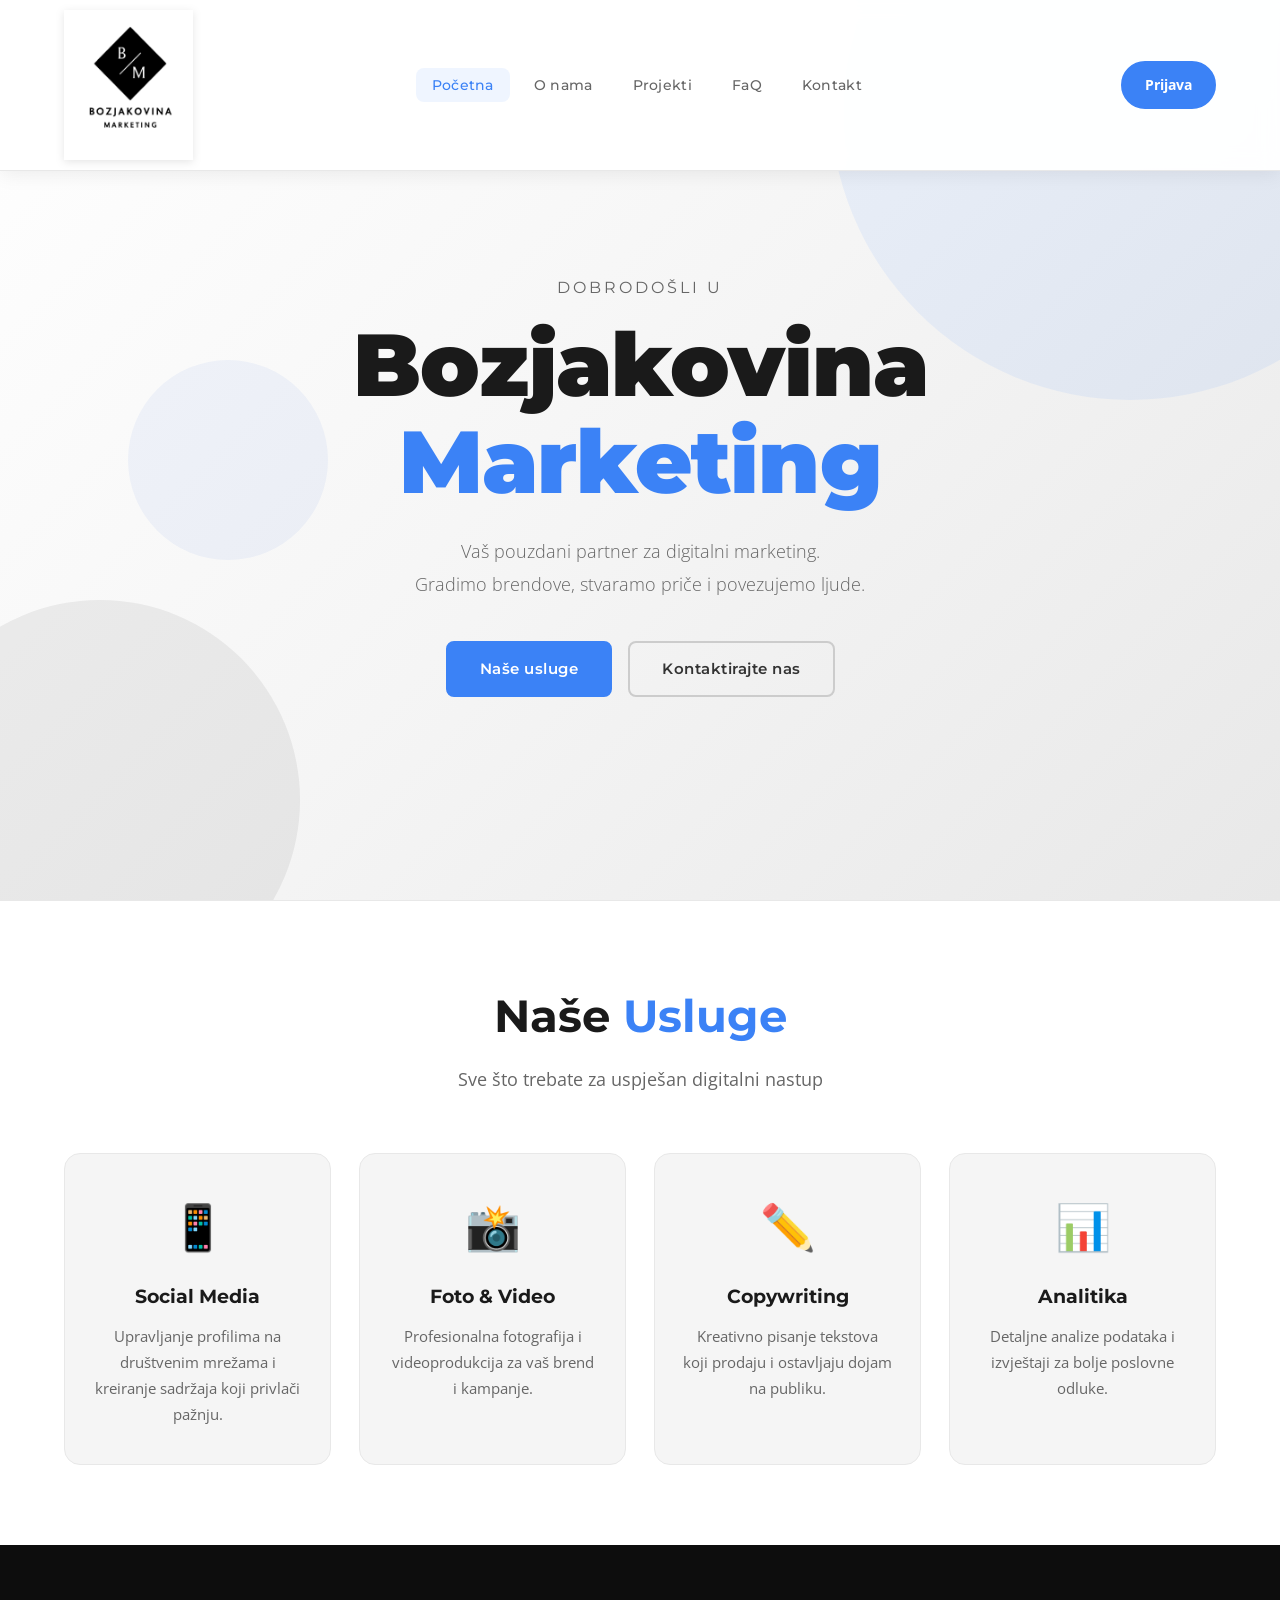
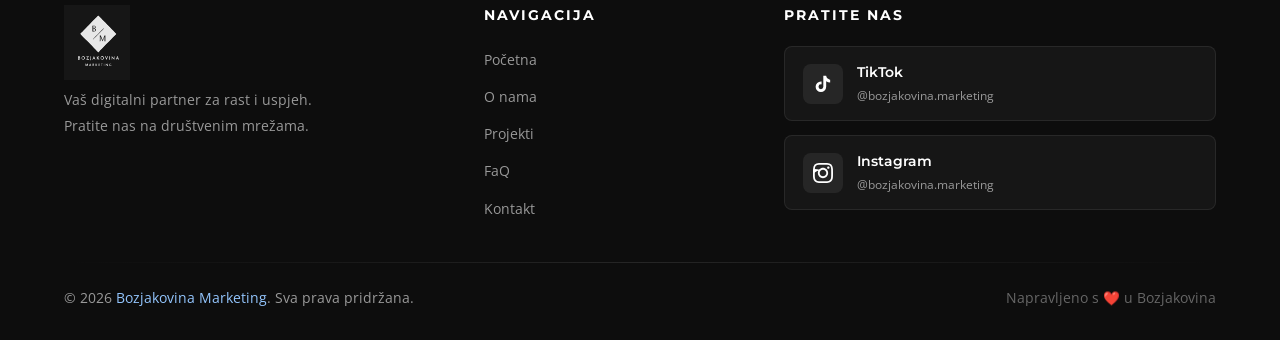
<file: index.html>
<!DOCTYPE html>
<html lang="hr">
<head>
    <meta charset="UTF-8">
    <meta name="viewport" content="width=device-width, initial-scale=1.0">
    
    <title>Božjakovina Marketing | Digitalni marketing i društvene mreže</title>
    <meta name="description" content="Božjakovina Marketing nudi usluge vođenja društvenih mreža, digitalnog oglašavanja, profesionalne fotografije i izrade video sadržaja. Gradimo vaš brend na internetu.">
    <meta name="keywords" content="digitalni marketing, društvene mreže, marketing agencija, video produkcija, fotografija, copywriting, Božjakovina">
    <meta name="author" content="Božjakovina Marketing">
    <meta name="robots" content="index, follow">
    <meta name="google-site-verification" content="0SHNe37Wwie_51-Qm0GZXNaeIptXeDSQiPdjc4Ajbh4" />

    <meta property="og:type" content="website">
    <meta property="og:url" content="https://create-webstr.github.io/Bozjakovina-Marketing/">
    <meta property="og:title" content="Božjakovina Marketing | Gradimo Vaš Digitalni Identitet">
    <meta property="og:description" content="Profesionalno vođenje društvenih mreža, foto i video produkcija. Saznajte kako možemo unaprijediti vaše poslovanje.">
    <meta property="og:image" content="https://create-webstr.github.io/Bozjakovina-Marketing/logo.png"> <meta property="twitter:card" content="summary_large_image">
    <meta property="twitter:title" content="Božjakovina Marketing">
    <meta property="twitter:description" content="Digitalni marketing i izrada sadržaja koji prodaje.">

    <link rel="icon" type="image/x-icon" href="favicon.ico">

    <link rel="stylesheet" href="style12.css">
    <link href="https://fonts.googleapis.com/css2?family=Montserrat:wght@300;400;600;700;900&family=Open+Sans:wght@300;400;600;700&display=swap" rel="stylesheet">
    <link rel="canonical" href="https://create-webstr.github.io/Bozjakovina-Marketing/" />
</head>
<body class="pocetna-stranica">
    
    <header class="header">
        <div class="header-container">

            <div class="logo-wrapper">
                <img src="SLIKE/logo.png" alt="Bozjakovina Marketing Logo" class="logo">
            </div>


            <nav class="nav">
                <ul class="nav-list">
                    <li><a href="#home" class="nav-link active">Početna</a></li>
                    <li><a href="HTML/Onama.html" class="nav-link">O nama</a></li>
                    <li><a href="HTML/projekti.html" class="nav-link">Projekti</a></li>
                    <li><a href="HTML/faq.html" class="nav-link">FaQ</a></li>
                    <li><a href="HTML/kontakt.html" class="nav-link">Kontakt</a></li>
                    <!-- ODJAVA ZA MOBITELE (id: mobile-logout) -->
                    <li id="mobile-logout" style="display: none;"><a href="#" onclick="odjava(event)" class="nav-link" style="color: red; font-weight: bold;">Odjava</a></li>
                </ul>
            </nav>
            
            <div class="header-actions" id="auth-status">
                <a href="HTML/prijava.html" class="btn-prijava">Prijava</a>
            </div>
            
            <button class="mobile-menu-toggle" aria-label="Otvori izbornik">
                <span class="bar"></span>
                <span class="bar"></span>
                <span class="bar"></span>
            </button>
        </div>
    </header>

    <section class="hero" id="home">
        <div class="hero-content">
            <p class="hero-subtitle">Dobrodošli u</p>
            <h1 class="hero-title">Bozjakovina<br><span class="highlight">Marketing</span></h1>
            <p class="hero-description">
                Vaš pouzdani partner za digitalni marketing. <br>
                Gradimo brendove, stvaramo priče i povezujemo ljude.
            </p>
            <div class="hero-buttons">
                <a href="#usluge" class="btn btn-primary">Naše usluge</a>
                <a href="HTML/kontakt.html" class="btn btn-secondary">Kontaktirajte nas</a>
            </div>
        </div>
        <div class="hero-decoration">
            <div class="circle circle-1"></div>
            <div class="circle circle-2"></div>
            <div class="circle circle-3"></div>
        </div>
    </section>

    <section class="usluge" id="usluge">
        <div class="section-container">
            <h2 class="section-title">Naše <span class="highlight">Usluge</span></h2>
            <p class="section-subtitle">Sve što trebate za uspješan digitalni nastup</p>

            <div class="usluge-grid">
                <div class="usluga-card">
                    <div class="card-icon">📱</div>
                    <h3>Social Media</h3>
                    <p>Upravljanje profilima na društvenim mrežama i kreiranje sadržaja koji privlači pažnju.</p>
                </div>
                <div class="usluga-card">
                    <div class="card-icon">📸</div>
                    <h3>Foto & Video</h3>
                    <p>Profesionalna fotografija i videoprodukcija za vaš brend i kampanje.</p>
                </div>
                <div class="usluga-card">
                    <div class="card-icon">✏️</div>
                    <h3>Copywriting</h3>
                    <p>Kreativno pisanje tekstova koji prodaju i ostavljaju dojam na publiku.</p>
                </div>
                <div class="usluga-card">
                    <div class="card-icon">📊</div>
                    <h3>Analitika</h3>
                    <p>Detaljne analize podataka i izvještaji za bolje poslovne odluke.</p>
                </div>
            </div>
        </div>
    </section>



    <footer class="footer">
        <div class="footer-container">


            <div class="footer-top">
      
                <div class="footer-brand">
                    <img src="SLIKE/LogoVectorCrno.svg" alt="Bozjakovina Marketing Logo" class="footer-logo">
                    <p class="footer-opis">
                        Vaš digitalni partner za rast i uspjeh. 
                        Pratite nas na društvenim mrežama.
                    </p>
                </div>


                <div class="footer-links">
                    <h4 class="footer-naslov">Navigacija</h4>
                    <ul>
                        <li><a href="index.html">Početna</a></li>
                        <li><a href="HTML/Onama.html">O nama</a></li>
                        <li><a href="HTML/projekti.html">Projekti</a></li>
                         <li><a href="HTML/faq.html">FaQ</a></li>
                        <li><a href="HTML/kontakt.html">Kontakt</a></li>
                    </ul>
                </div>


                <div class="footer-social">
                    <h4 class="footer-naslov">Pratite nas</h4>
                    <div class="social-links">

                
                        <a href="https://www.tiktok.com/@bozjakovinamarket" 
                           target="_blank" 
                           class="social-card tiktok">
                            <div class="social-icon-wrapper">
                                <svg class="social-svg" viewBox="0 0 24 24" fill="currentColor">
                                    <path d="M19.59 6.69a4.83 4.83 0 01-3.77-4.25V2h-3.45v13.67a2.89 2.89 0 01-2.88 2.5 2.89 2.89 0 01-2.89-2.89 2.89 2.89 0 012.89-2.89c.28 0 .54.04.79.1V9.01a6.27 6.27 0 00-.79-.05 6.34 6.34 0 00-6.34 6.34 6.34 6.34 0 006.34 6.34 6.34 6.34 0 006.33-6.34V8.69a8.18 8.18 0 004.78 1.52V6.75a4.85 4.85 0 01-1.01-.06z"/>
                                </svg>
                            </div>
                            <div class="social-info">
                                <span class="social-name">TikTok</span>
                                <span class="social-handle">@bozjakovina.marketing</span>
                            </div>
                        </a>


                        <a href="https://www.instagram.com/bozjakovinamarketing" 
                           target="_blank" 
                           class="social-card instagram">
                            <div class="social-icon-wrapper">
                                <svg class="social-svg" viewBox="0 0 24 24" fill="currentColor">
                                    <path d="M12 2.163c3.204 0 3.584.012 4.85.07 3.252.148 4.771 1.691 4.919 4.919.058 1.265.069 1.645.069 4.849 0 3.205-.012 3.584-.069 4.849-.149 3.225-1.664 4.771-4.919 4.919-1.266.058-1.644.07-4.85.07-3.204 0-3.584-.012-4.849-.07-3.26-.149-4.771-1.699-4.919-4.92-.058-1.265-.07-1.644-.07-4.849 0-3.204 013-3.583.07-4.849.149-3.227 1.664-4.771 4.919-4.919 1.266-.057 1.645-.069 4.849-.069zm0-2.163c-3.259 0-3.667.014-4.947.072-4.358.2-6.78 2.618-6.98 6.98-.059 1.281-.073 1.689-.073 4.948 0 3.259.014 3.668.072 4.948.2 4.358 2.618 6.78 6.98 6.98 1.281.058 1.689.072 4.948.072 3.259 0 3.668-.014 4.948-.072 4.354-.2 6.782-2.618 6.979-6.98.059-1.28.073-1.689.073-4.948 0-3.259-.014-3.667-.072-4.947-.196-4.354-2.617-6.78-6.979-6.98-1.281-.059-1.69-.073-4.949-.073zm0 5.838c-3.403 0-6.162 2.759-6.162 6.162s2.759 6.163 6.162 6.163 6.162-2.759 6.162-6.163c0-3.403-2.759-6.162-6.162-6.162zm0 10.162c-2.209 0-4-1.79-4-4 0-2.209 1.791-4 4-4s4 1.791 4 4c0 2.21-1.791 4-4 4zm6.406-11.845c-.796 0-1.441.645-1.441 1.44s.645 1.44 1.441 1.44c.795 0 1.439-.645 1.439-1.44s-.644-1.44-1.439-1.44z"/>
                                </svg>
                            </div>
                            <div class="social-info">
                                <span class="social-name">Instagram</span>
                                <span class="social-handle">@bozjakovina.marketing</span>
                            </div>
                        </a>

                    </div>
                </div>
            </div>

   
            <div class="footer-bottom">
                <div class="footer-divider"></div>
                <div class="footer-bottom-content">
                    <p class="footer-copyright">
                        &copy; 2026 <span class="highlight">Bozjakovina Marketing</span>. Sva prava pridržana.
                    </p>
                    <p class="footer-made">Napravljeno s ❤️ u Bozjakovina</p>
                </div>
            </div>

        </div>
    </footer>

    <script>
      
        const menuToggle = document.querySelector('.mobile-menu-toggle');
        const navList = document.querySelector('.nav-list');

        menuToggle.addEventListener('click', () => {
            menuToggle.classList.toggle('active');
            navList.classList.toggle('active');
        });

        document.querySelectorAll('.nav-link').forEach(link => {
            link.addEventListener('click', () => {
                menuToggle.classList.remove('active');
                navList.classList.remove('active');
            });
        });

      
        window.onload = function() {
            const spremljenoIme = localStorage.getItem('korisnikIme');
            const authStatus = document.getElementById('auth-status');
            const mobileLogout = document.getElementById('mobile-logout');

            if (spremljenoIme) {
            
                if (authStatus) {
                    authStatus.innerHTML = `
                        <span class="desktop-user-name" style="margin-right:15px; font-weight:700; color: #333;">Bok, ${spremljenoIme}</span>
                        <a href="#" class="desktop-logout-btn" onclick="odjava(event)" style="color:red; font-size:0.8rem; font-weight:bold; text-decoration:none;">Odjava</a>
                    `;
                }
                
            
                if (mobileLogout) {
                    mobileLogout.style.display = 'block';
                }
            }
        };
 
        function odjava(event) {
            if(event) event.preventDefault(); 
            localStorage.removeItem('korisnikIme'); 
            location.reload(); 
        }
    </script>
</body>
</html>
</file>
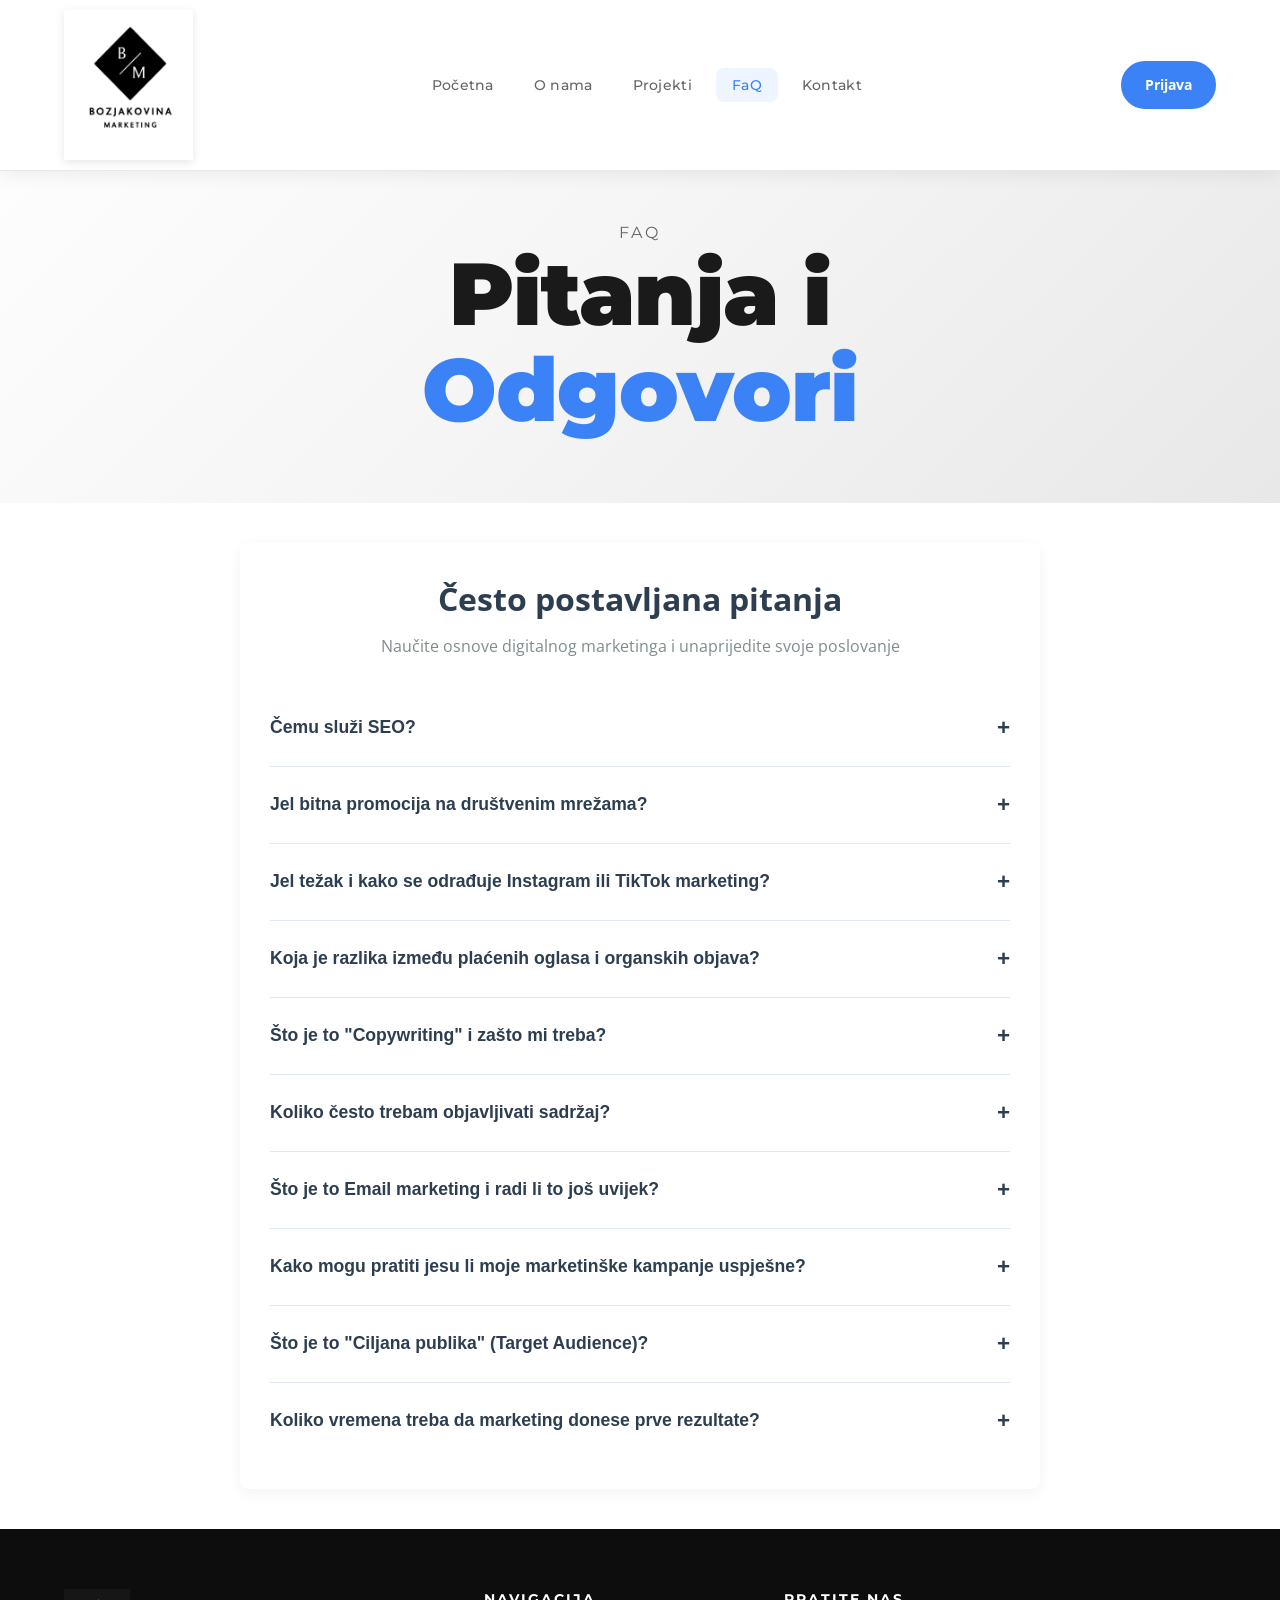
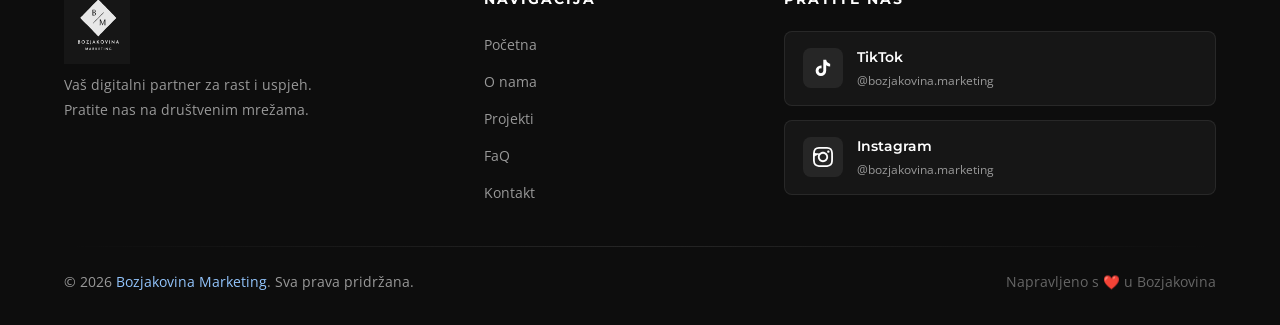
<file: faq.html>
<!DOCTYPE html>
<html lang="hr">
<head>
    <head>
    <meta charset="UTF-8">
    <meta name="viewport" content="width=device-width, initial-scale=1.0">
    <meta name="author" content="Božjakovina Marketing">
    <meta name="robots" content="index, follow">

    <title>Često Postavljana Pitanja (FAQ) | Božjakovina Marketing</title>
    <meta name="description" content="Saznajte sve o digitalnom marketingu, SEO optimizaciji, TikTok i Instagram oglašavanju. Pogledajte odgovore na najčešća pitanja naših klijenata u Božjakovina Marketingu.">
    <meta name="keywords" content="digitalni marketing faq, SEO optimizacija, instagram marketing, tiktok marketing, društvene mreže, bozjakovina marketing pitanja, nauči marketing">
    <link rel="canonical" href="https://create-webstr.github.io/Bozjakovina-Marketing/faq.html">

    <meta property="og:type" content="website">
    <meta property="og:url" content="https://create-webstr.github.io/Bozjakovina-Marketing/faq.html">
    <meta property="og:title" content="Često Postavljana Pitanja (FAQ) | Božjakovina Marketing">
    <meta property="og:description" content="Naučite osnove digitalnog marketinga kroz našu FAQ stranicu. Saznajte čemu služi SEO i kako pokrenuti društvene mreže.">
    <meta property="og:image" content="https://create-webstr.github.io/Bozjakovina-Marketing/logo.png">
    <meta property="og:site_name" content="Božjakovina Marketing">

    <!-- Twitter kartice -->
    <meta property="twitter:card" content="summary_large_image">
    <meta property="twitter:url" content="https://create-webstr.github.io/Bozjakovina-Marketing/faq.html">
    <meta property="twitter:title" content="Često Postavljana Pitanja (FAQ) | Božjakovina Marketing">
    <meta property="twitter:description" content="Imate pitanja o marketingu? Pogledajte našu FAQ stranicu i naučite osnove SEO-a i društvenih mreža.">
    <meta property="twitter:image" content="https://create-webstr.github.io/Bozjakovina-Marketing/logo.png">

    <!-- Google Strukturirani Podaci (Schema.org) za FAQ stranicu -->
    <script type="application/ld+json">
    {
      "@context": "https://schema.org",
      "@type": "FAQPage",
      "mainEntity": [{
        "@type": "Question",
        "name": "Čemu služi SEO?",
        "acceptedAnswer": {
          "@type": "Answer",
          "text": "SEO (Search Engine Optimization) služi za optimizaciju tvoje web stranice kako bi se ona prikazivala što više na Googleu kada ljudi traže tvoje usluge. Cilj je dobiti besplatan (organski) promet bez plaćanja oglasa."
        }
      }, {
        "@type": "Question",
        "name": "Jel bitna promocija na društvenim mrežama?",
        "acceptedAnswer": {
          "@type": "Answer",
          "text": "Izuzetno je bitna! Društvene mreže su mjesto gdje tvoji potencijalni kupci provode najviše vremena. Kroz njih gradiš povjerenje, komuniciraš izravno s publikom i stvaraš prepoznatljiv brend."
        }
      }, {
        "@type": "Question",
        "name": "Jel težak i kako se odrađuje Instagram ili TikTok marketing?",
        "acceptedAnswer": {
          "@type": "Answer",
          "text": "Nije težak ako si kreativan i dosljedan. Odrađuje se snimanjem kratkih, zanimljivih videozapisa (Reels i TikToks) koji rješavaju probleme tvoje publike ili ih zabavljaju. Ključ je u autentičnosti i praćenju trendova."
        }
      }]
    }
    </script>

    <link href="https://fonts.googleapis.com/css2?family=Montserrat:wght@300;400;600;700;900&family=Open+Sans:wght@300;400;600;700&display=swap" rel="stylesheet">
    <link rel="stylesheet" href="style12.css">
</head>
    
    <header class="header">
        <div class="header-container">
            <a href="index.html" class="logo-wrapper">
                <img src="logo.png" alt="Božjakovina Marketing Logo" class="logo">
            </a>

           <nav class="nav">
                <ul class="nav-list">
                    <li><a href="index.html" class="nav-link">Početna</a></li>
                    <li><a href="Onama.html" class="nav-link">O nama</a></li>
                    <li><a href="projekti.html" class="nav-link">Projekti</a></li>
                    <li><a href="faq.html" class="nav-link active">FaQ</a></li>
                    <li><a href="kontakt.html" class="nav-link">Kontakt</a></li>

                    <li id="mobile-logout" style="display: none;"><a href="#" onclick="odjava(event)" class="nav-link" style="color: red; font-weight: bold;">Odjava</a></li>
                </ul>
            </nav>

         <div class="header-actions" id="auth-status">
    <a href="prijava.html" class="btn-prijava">Prijava</a>
    </div>
            <button class="mobile-menu-toggle" aria-label="Otvori izbornik">
    <span class="bar"></span>
    <span class="bar"></span>
    <span class="bar"></span>
    </button>
        </div>
    </header>

  <!-- HERO SEKCIJA -->
    <section class="hero" style="min-height: 40vh; padding-top: 180px;">
        <div class="hero-content">
            <span class="hero-subtitle">FaQ</span>
            <h1 class="hero-title">Pitanja i <span class="highlight">Odgovori</span></h1>
        </div>
    </section>
    
<body>

    <div class="faq-container">
        <h1>Često postavljana pitanja</h1>
        <p class="subtitle">Naučite osnove digitalnog marketinga i unaprijedite svoje poslovanje</p>

        <!-- 1. Pitanje -->
        <div class="faq-item">
            <button class="faq-question">
                <span>Čemu služi SEO?</span>
                <span class="icon">+</span>
            </button>
            <div class="faq-answer">
                SEO (Search Engine Optimization) služi za optimizaciju tvoje web stranice kako bi se ona prikazivala što više na Googleu kada ljudi traže tvoje usluge. Cilj je dobiti besplatan (organski) promet bez plaćanja oglasa.
            </div>
        </div>

        <!-- 2. Pitanje -->
        <div class="faq-item">
            <button class="faq-question">
                <span>Jel bitna promocija na društvenim mrežama?</span>
                <span class="icon">+</span>
            </button>
            <div class="faq-answer">
                Izuzetno je bitna! Društvene mreže su mjesto gdje tvoji potencijalni kupci provode najviše vremena. Kroz njih gradiš povjerenje, komuniciraš izravno s publikom i stvaraš prepoznatljiv brend.
            </div>
        </div>

        <!-- 3. Pitanje -->
        <div class="faq-item">
            <button class="faq-question">
                <span>Jel težak i kako se odrađuje Instagram ili TikTok marketing?</span>
                <span class="icon">+</span>
            </button>
            <div class="faq-answer">
                Nije težak ako si kreativan i dosljedan. Odrađuje se snimanjem kratkih, zanimljivih videozapisa (Reels i TikToks) koji rješavaju probleme tvoje publike ili ih zabavljaju. Ključ je u autentičnosti i praćenju trendova – skupe kamere ti ne trebaju, dovoljan je mobitel.
            </div>
        </div>

        <!-- 4. Pitanje -->
        <div class="faq-item">
            <button class="faq-question">
                <span>Koja je razlika između plaćenih oglasa i organskih objava?</span>
                <span class="icon">+</span>
            </button>
            <div class="faq-answer">
                Organske objave su besplatne i vide ih uglavnom tvoji postojeći pratitelji. Plaćeni oglasi (npr. Meta Ads ili Google Ads) omogućuju ti da platiš platformi kako bi tvoj sadržaj vidjelo tisuće novih ljudi koji točno odgovaraju tvom idealnom kupcu.
            </div>
        </div>

        <!-- 5. Pitanje -->
        <div class="faq-item">
            <button class="faq-question">
                <span>Što je to "Copywriting" i zašto mi treba?</span>
                <span class="icon">+</span>
            </button>
            <div class="faq-answer">
                Copywriting je vještina pisanja tekstova s ciljem da potaknu čitatelja na akciju (npr. kupnju, prijavu na newsletter ili slanje upita). Dobar tekst na stranici može drastično povećati prodaju jer objašnjava vrijednost tvog proizvoda.
            </div>
        </div>

        <!-- 6. Pitanje -->
        <div class="faq-item">
            <button class="faq-question">
                <span>Koliko često trebam objavljivati sadržaj?</span>
                <span class="icon">+</span>
            </button>
            <div class="faq-answer">
                Kvaliteta je uvijek važnija od kvantitete. Za početak je idealno imati 2 do 3 kvalitetne objave tjedno na Instagramu/Facebooku, dok TikTok voli malo češće objavljivanje (čak i svaki dan ako su videi kratki). Najvažnije je da si redovit.
            </div>
        </div>

        <!-- 7. Pitanje -->
        <div class="faq-item">
            <button class="faq-question">
                <span>Što je to Email marketing i radi li to još uvijek?</span>
                <span class="icon">+</span>
            </button>
            <div class="faq-answer">
                Itekako radi! Email marketing je slanje korisnih savjeta, novosti i ponuda direktno u sandučić tvojih pretplatnika. Smatra se jednim od najprofitabilnijih oblika marketinga jer šalješ poruku ljudima koji su već pokazali interes za tebe.
            </div>
        </div>

        <!-- 8. Pitanje -->
        <div class="faq-item">
            <button class="faq-question">
                <span>Kako mogu pratiti jesu li moje marketinške kampanje uspješne?</span>
                <span class="icon">+</span>
            </button>
            <div class="faq-answer">
                Uspjeh se prati pomoću analitičkih alata (poput Google Analyticsa ili ugrađene analitike na Instagramu). Gledaju se metrike kao što su broj posjeta stranici, postotak ljudi koji su kliknuli na oglas (CTR) i na kraju najvažnije – broj ostvarenih upita ili prodaja.
            </div>
        </div>

        <!-- 9. Pitanje -->
        <div class="faq-item">
            <button class="faq-question">
                <span>Što je to "Ciljana publika" (Target Audience)?</span>
                <span class="icon">+</span>
            </button>
            <div class="faq-answer">
                Ciljana publika je specifična skupina ljudi za koju je najvjerojatnije da će kupiti tvoj proizvod ili uslugu. Umjesto da prodaješ svima, marketing usmjeravaš prema njima na temelju njihovih godina, lokacije, interesa i problema koje imaju.
            </div>
        </div>

        <!-- 10. Pitanje -->
        <div class="faq-item">
            <button class="faq-question">
                <span>Koliko vremena treba da marketing donese prve rezultate?</span>
                <span class="icon">+</span>
            </button>
            <div class="faq-answer">
                Plaćeni oglasi mogu donijeti prve upite već u roku od nekoliko dana. S druge strane, dugoročne strategije poput SEO optimizacije i građenja organske publike na društvenim mrežama obično zahtijevaju 3 do 6 mjeseci kontinuiranog rada da bi se vidjeli pravi rezultati.
            </div>
        </div>

    </div>
    
<!-- FOOTER -->
    <footer class="footer">
        <div class="footer-container">

            <!-- Footer gornji dio -->
            <div class="footer-top">
                <!-- Logo i opis -->
                <div class="footer-brand">
                    <img src="LogoVectorCrno.svg" alt="Bozjakovina Marketing Logo" class="footer-logo">
                    <p class="footer-opis">
                        Vaš digitalni partner za rast i uspjeh. 
                        Pratite nas na društvenim mrežama.
                    </p>
                </div>

                <!-- Brze poveznice -->
                <div class="footer-links">
                    <h4 class="footer-naslov">Navigacija</h4>
                    <ul>
                        <li><a href="#home">Početna</a></li>
                        <li><a href="Onama.html">O nama</a></li>
                        <li><a href="projekti.html">Projekti</a></li>
                        <li><a href="faq.html">FaQ</a></li>
                        <li><a href="kontakt.html">Kontakt</a></li>
                    </ul>
                </div>

                <!-- Društvene mreže -->
                <div class="footer-social">
                    <h4 class="footer-naslov">Pratite nas</h4>
                    <div class="social-links">

                        <!-- TikTok -->
                        <a href="https://www.tiktok.com/@bozjakovinamarket" 
                           target="_blank" 
                           class="social-card tiktok">
                            <div class="social-icon-wrapper">
                                <svg class="social-svg" viewBox="0 0 24 24" fill="currentColor">
                                    <path d="M19.59 6.69a4.83 4.83 0 01-3.77-4.25V2h-3.45v13.67a2.89 2.89 0 01-2.88 2.5 2.89 2.89 0 01-2.89-2.89 2.89 2.89 0 012.89-2.89c.28 0 .54.04.79.1V9.01a6.27 6.27 0 00-.79-.05 6.34 6.34 0 00-6.34 6.34 6.34 6.34 0 006.34 6.34 6.34 6.34 0 006.33-6.34V8.69a8.18 8.18 0 004.78 1.52V6.75a4.85 4.85 0 01-1.01-.06z"/>
                                </svg>
                            </div>
                            <div class="social-info">
                                <span class="social-name">TikTok</span>
                                <span class="social-handle">@bozjakovina.marketing</span>
                            </div>
                        </a>

                        <!-- Instagram -->
                        <a href="https://www.instagram.com/bozjakovinamarketing" 
                           target="_blank" 
                           class="social-card instagram">
                            <div class="social-icon-wrapper">
                                <svg class="social-svg" viewBox="0 0 24 24" fill="currentColor">
                                    <path d="M12 2.163c3.204 0 3.584.012 4.85.07 3.252.148 4.771 1.691 4.919 4.919.058 1.265.069 1.645.069 4.849 0 3.205-.012 3.584-.069 4.849-.149 3.225-1.664 4.771-4.919 4.919-1.266.058-1.644.07-4.85.07-3.204 0-3.584-.012-4.849-.07-3.26-.149-4.771-1.699-4.919-4.92-.058-1.265-.07-1.644-.07-4.849 0-3.204 013-3.583.07-4.849.149-3.227 1.664-4.771 4.919-4.919 1.266-.057 1.645-.069 4.849-.069zm0-2.163c-3.259 0-3.667.014-4.947.072-4.358.2-6.78 2.618-6.98 6.98-.059 1.281-.073 1.689-.073 4.948 0 3.259.014 3.668.072 4.948.2 4.358 2.618 6.78 6.98 6.98 1.281.058 1.689.072 4.948.072 3.259 0 3.668-.014 4.948-.072 4.354-.2 6.782-2.618 6.979-6.98.059-1.28.073-1.689.073-4.948 0-3.259-.014-3.667-.072-4.947-.196-4.354-2.617-6.78-6.979-6.98-1.281-.059-1.69-.073-4.949-.073zm0 5.838c-3.403 0-6.162 2.759-6.162 6.162s2.759 6.163 6.162 6.163 6.162-2.759 6.162-6.163c0-3.403-2.759-6.162-6.162-6.162zm0 10.162c-2.209 0-4-1.79-4-4 0-2.209 1.791-4 4-4s4 1.791 4 4c0 2.21-1.791 4-4 4zm6.406-11.845c-.796 0-1.441.645-1.441 1.44s.645 1.44 1.441 1.44c.795 0 1.439-.645 1.439-1.44s-.644-1.44-1.439-1.44z"/>
                                </svg>
                            </div>
                            <div class="social-info">
                                <span class="social-name">Instagram</span>
                                <span class="social-handle">@bozjakovina.marketing</span>
                            </div>
                        </a>

                    </div>
                </div>
            </div>

            <!-- Footer donji dio -->
            <div class="footer-bottom">
                <div class="footer-divider"></div>
                <div class="footer-bottom-content">
                    <p class="footer-copyright">
                        &copy; 2026 <span class="highlight">Bozjakovina Marketing</span>. Sva prava pridržana.
                    </p>
                    <p class="footer-made">Napravljeno s ❤️ u Bozjakovina</p>
                </div>
            </div>

        </div>
    </footer>

    <script>
  // Mobilni izbornik lakša navigacija
        const menuToggle = document.querySelector('.mobile-menu-toggle');
        const navList = document.querySelector('.nav-list');

        menuToggle.addEventListener('click', () => {
            menuToggle.classList.toggle('active');
            navList.classList.toggle('active');
        });

        document.querySelectorAll('.nav-link').forEach(link => {
            link.addEventListener('click', () => {
                menuToggle.classList.remove('active');
                navList.classList.remove('active');
            });
        });
    </script>
    
    <script>
      // Selektiramo sve gumbe s pitanjima
    const questions = document.querySelectorAll('.faq-question');

    for (let i = 0; i < questions.length; i++) {
        questions[i].addEventListener('click', function() {
            // Sigurno pronalazimo glavni .faq-item kontejner ovog pitanja
            const currentItem = this.closest('.faq-item');
            
            // Provjeravamo je li ovo pitanje već bilo otvoreno prije klika
            const isAlreadyActive = currentItem.classList.contains('active');

            // 1. Prođi kroz SVA pitanja na stranici i zatvori ih
            const allItems = document.querySelectorAll('.faq-item');
            for (let j = 0; j < allItems.length; j++) {
                allItems[j].classList.remove('active');
            }

            // 2. Ako pitanje NIJE bilo otvoreno, sada ga otvori
            // (Ako je bilo otvoreno, ostavit ćemo ga zatvorenim nakon gornje petlje)
            if (!isAlreadyActive) {
                currentItem.classList.add('active');
            }
        });
    }
    </script>
            <script>
            window.onload = function() {
            const spremljenoIme = localStorage.getItem('korisnikIme');
            const authStatus = document.getElementById('auth-status');
            const mobileLogout = document.getElementById('mobile-logout');

            if (spremljenoIme) {
                // 1. Postavi desktop verziju (Ime + Odjava pored)
                if (authStatus) {
                    authStatus.innerHTML = `
                        <span class="desktop-user-name" style="margin-right:15px; font-weight:700; color: #333;">Bok, ${spremljenoIme}</span>
                        <a href="#" class="desktop-logout-btn" onclick="odjava(event)" style="color:red; font-size:0.8rem; font-weight:bold; text-decoration:none;">Odjava</a>
                    `;
                }
                
                // 2. Omogući mobilnu verziju u hamburgeru
                if (mobileLogout) {
                    mobileLogout.style.display = 'block';
                }
            }
        };
        // Funkcija za odjavu
        function odjava(event) {
            if(event) event.preventDefault(); // Sprječava skakanje stranice na vrh zbog '#' linka
            localStorage.removeItem('korisnikIme'); // Briše ime iz memorije browsera
            location.reload(); // Osvježava stranicu da ponovno prikaže gumb "Prijava"
        }
    </script>
</body>
</html>
</file>
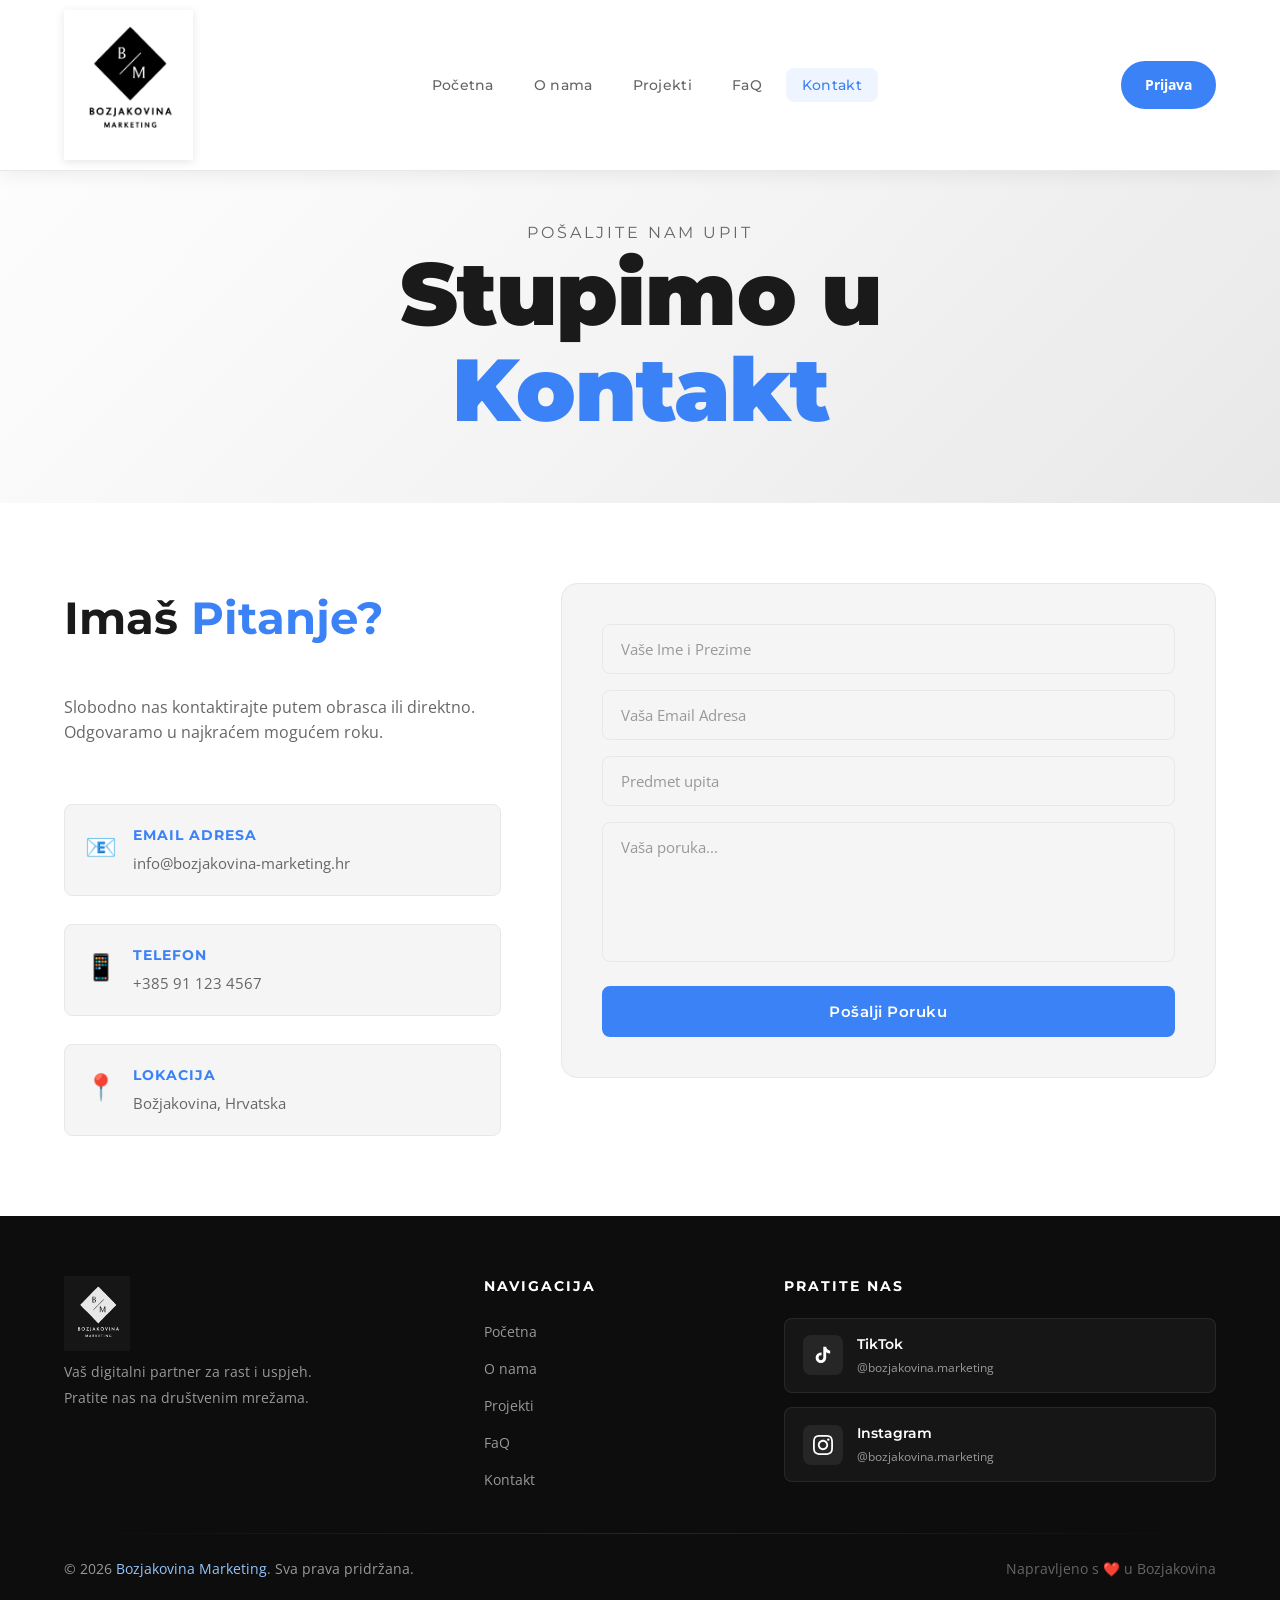
<file: kontakt.html>
<!DOCTYPE html>
<html lang="hr">
<head>
<title>Kontaktirajte Nas | Božjakovina Marketing – Započnimo Suradnju</title>
<meta name="description" content="Trebate pomoć s društvenim mrežama, video produkcijom ili marketingom? Javite nam se putem obrasca ili emaila. Tu smo da odgovorimo na sva vaša pitanja.">
<meta name="keywords" content="kontakt marketing, digitalna agencija kontakt, upit za marketing, Božjakovina marketing kontakt, besplatne konzultacije">
<meta name="author" content="Božjakovina Marketing">
<meta name="robots" content="index, follow">
<meta name="viewport" content="width=device-width, initial-scale=1.0">

<meta property="og:type" content="website">
<meta property="og:url" content="https://create-webstr.github.io/Bozjakovina-Marketing/kontakt.html">
<meta property="og:title" content="Pošaljite Upit | Božjakovina Marketing">
<meta property="og:description" content="Ispunite brzi obrazac i saznajte kako možemo pomoći vašem brendu da raste.">
<meta property="og:image" content="https://create-webstr.github.io/Bozjakovina-Marketing/logo.png">

<meta property="twitter:card" content="summary_large_image">
<meta property="twitter:title" content="Kontakt | Božjakovina Marketing">
<meta property="twitter:description" content="Imate pitanje? Pišite nam i započnimo digitalnu priču zajedno.">

<link rel="stylesheet" href="style12.css">
<link href="https://fonts.googleapis.com/css2?family=Montserrat:wght@300;400;600;700;900&family=Open+Sans:wght@300;400;600;700&display=swap" rel="stylesheet">
<link rel="canonical" href="https://create-webstr.github.io/Bozjakovina-Marketing/" />
</head>
<body>

    <header class="header">
        <div class="header-container">
            <a href="index.html" class="logo-wrapper">
                <img src="logo.png" alt="Božjakovina Marketing Logo" class="logo">
            </a>

              <nav class="nav">
                <ul class="nav-list">
                    <li><a href="index.html" class="nav-link">Početna</a></li>
                    <li><a href="Onama.html" class="nav-link">O nama</a></li>
                    <li><a href="projekti.html" class="nav-link">Projekti</a></li>
                    <li><a href="faq.html" class="nav-link">FaQ</a></li>
                    <li><a href="kontakt.html" class="nav-link active">Kontakt</a></li>
                    <li id="mobile-logout" style="display: none;"><a href="#" onclick="odjava(event)" class="nav-link" style="color: red; font-weight: bold;">Odjava</a></li>
                </ul>
            </nav>
        <div class="header-actions" id="auth-status">
    <a href="prijava.html" class="btn-prijava">Prijava</a>
        </div>
            <button class="mobile-menu-toggle" aria-label="Otvori izbornik">
                <span class="bar"></span>
                <span class="bar"></span>
                <span class="bar"></span>
            </button>
        </div>
    </header>

    <section class="hero" style="min-height: 35vh; padding-top: 180px;">
        <div class="hero-content">
            <span class="hero-subtitle">Pošaljite nam upit</span>
            <h1 class="hero-title">Stupimo u <span class="highlight">Kontakt</span></h1>
        </div>
    </section>

    <section class="kontakt section-container">
        <div class="kontakt-wrapper">
            
            <div class="kontakt-info">
                <h2 class="section-title" style="text-align: left;">Imaš <span class="highlight">Pitanje?</span></h2>
                <p style="margin-bottom: 30px; color: var(--siva-4);">Slobodno nas kontaktirajte putem obrasca ili direktno. Odgovaramo u najkraćem mogućem roku.</p>
                
                <div class="kontakt-item">
                    <span class="kontakt-icon">📧</span>
                    <div>
                        <strong>Email adresa</strong>
                        <p>info@bozjakovina-marketing.hr</p>
                    </div>
                </div>

                <div class="kontakt-item">
                    <span class="kontakt-icon">📱</span>
                    <div>
                        <strong>Telefon</strong>
                        <p>+385 91 123 4567</p>
                    </div>
                </div>

                <div class="kontakt-item">
                    <span class="kontakt-icon">📍</span>
                    <div>
                        <strong>Lokacija</strong>
                        <p>Božjakovina, Hrvatska</p>
                    </div>
                </div>
            </div>

           <div class="kontakt-forma-container" style="background: var(--svijetlo-siva); padding: 40px; border-radius: var(--border-radius-lg); border: 1px solid var(--siva-1);">
    <form action="#" class="kontakt-forma">
        <div class="forma-group">
            <input type="text" id="kontakt-ime" class="forma-input" placeholder="Vaše Ime i Prezime" required>
        </div>
        <div class="forma-group">
            <input type="email" id="kontakt-email" class="forma-input" placeholder="Vaša Email Adresa" required>
        </div>
        <div class="forma-group">
            <input type="text" class="forma-input" placeholder="Predmet upita">
        </div>
        <div class="forma-group">
            <textarea class="forma-textarea" placeholder="Vaša poruka..." required></textarea>
        </div>
        <button type="submit" class="btn btn-primary" style="width: 100%;">Pošalji Poruku</button>
    </form>
</div>

        </div>
    </section>

    <footer class="footer">
        <div class="footer-container">

            <div class="footer-top">
                <div class="footer-brand">
                    <img src="LogoVectorCrno.svg" alt="Bozjakovina Marketing Logo" class="footer-logo">
                    <p class="footer-opis">
                        Vaš digitalni partner za rast i uspjeh. 
                        Pratite nas na društvenim mrežama.
                    </p>
                </div>

                <div class="footer-links">
                    <h4 class="footer-naslov">Navigacija</h4>
                    <ul>
                        <li><a href="index.html">Početna</a></li>
                        <li><a href="Onama.html">O nama</a></li>
                        <li><a href="projekti.html">Projekti</a></li>
                        <li><a href="faq.html">FaQ</a></li>
                        <li><a href="kontakt.html">Kontakt</a></li>
                    </ul>
                </div>

                <div class="footer-social">
                    <h4 class="footer-naslov">Pratite nas</h4>
                    <div class="social-links">

                        <a href="https://www.tiktok.com/@bozjakovinamarket" 
                           target="_blank" 
                           class="social-card tiktok">
                            <div class="social-icon-wrapper">
                                <svg class="social-svg" viewBox="0 0 24 24" fill="currentColor">
                                    <path d="M19.59 6.69a4.83 4.83 0 01-3.77-4.25V2h-3.45v13.67a2.89 2.89 0 01-2.88 2.5 2.89 2.89 0 01-2.89-2.89 2.89 2.89 0 012.89-2.89c.28 0 .54.04.79.1V9.01a6.27 6.27 0 00-.79-.05 6.34 6.34 0 00-6.34 6.34 6.34 6.34 0 006.34 6.34 6.34 6.34 0 006.33-6.34V8.69a8.18 8.18 0 004.78 1.52V6.75a4.85 4.85 0 01-1.01-.06z"/>
                                </svg>
                            </div>
                            <div class="social-info">
                                <span class="social-name">TikTok</span>
                                <span class="social-handle">@bozjakovina.marketing</span>
                            </div>
                        </a>

                        <a href="https://www.instagram.com/bozjakovinamarketing" 
                           target="_blank" 
                           class="social-card instagram">
                            <div class="social-icon-wrapper">
                                <svg class="social-svg" viewBox="0 0 24 24" fill="currentColor">
                                    <path d="M12 2.163c3.204 0 3.584.012 4.85.07 3.252.148 4.771 1.691 4.919 4.919.058 1.265.069 1.645.069 4.849 0 3.205-.012 3.584-.069 4.849-.149 3.225-1.664 4.771-4.919 4.919-1.266.058-1.644.07-4.85.07-3.204 0-3.584-.012-4.849-.07-3.26-.149-4.771-1.699-4.919-4.92-.058-1.265-.07-1.644-.07-4.849 0-3.204.013-3.583.07-4.849.149-3.227 1.664-4.771 4.919-4.919 1.266-.057 1.645-.069 4.849-.069zm0-2.163c-3.259 0-3.667.014-4.947.072-4.358.2-6.78 2.618-6.98 6.98-.059 1.281-.073 1.689-.073 4.948 0 3.259.014 3.668.072 4.948.2 4.358 2.618 6.78 6.98 6.98 1.281.058 1.689.072 4.948.072 3.259 0 3.668-.014 4.948-.072 4.354-.2 6.782-2.618 6.979-6.98.059-1.28.073-1.689.073-4.948 0-3.259-.014-3.667-.072-4.947-.196-4.354-2.617-6.78-6.979-6.98-1.281-.059-1.69-.073-4.949-.073zm0 5.838c-3.403 0-6.162 2.759-6.162 6.162s2.759 6.163 6.162 6.163 6.162-2.759 6.162-6.163c0-3.403-2.759-6.162-6.162-6.162zm0 10.162c-2.209 0-4-1.79-4-4 0-2.209 1.791-4 4-4s4 1.791 4 4c0 2.21-1.791 4-4 4zm6.406-11.845c-.796 0-1.441.645-1.441 1.44s.645 1.44 1.441 1.44c.795 0 1.439-.645 1.439-1.44s-.644-1.44-1.439-1.44z"/>
                                </svg>
                            </div>
                            <div class="social-info">
                                <span class="social-name">Instagram</span>
                                <span class="social-handle">@bozjakovina.marketing</span>
                            </div>
                        </a>

                    </div>
                </div>
            </div>

            <div class="footer-bottom">
                <div class="footer-divider"></div>
                <div class="footer-bottom-content">
                    <p class="footer-copyright">
                        &copy; 2026 <span class="highlight">Bozjakovina Marketing</span>. Sva prava pridržana.
                    </p>
                    <p class="footer-made">Napravljeno s ❤️ u Bozjakovina</p>
                </div>
            </div>

        </div>
    </footer>

   <script>
        const menuToggle = document.querySelector('.mobile-menu-toggle');
        const navList = document.querySelector('.nav-list');

        menuToggle.addEventListener('click', () => {
            menuToggle.classList.toggle('active');
            navList.classList.toggle('active');
        });

        document.querySelectorAll('.nav-link').forEach(link => {
            link.addEventListener('click', () => {
                menuToggle.classList.remove('active');
                navList.classList.remove('active');
            });
        });

       function prilagodiOdjavu() {
    const spremljenoIme = localStorage.getItem('korisnikIme');
    const authStatus = document.getElementById('auth-status');
    const mobileLogout = document.getElementById('mobile-logout');

    if (spremljenoIme) {
        if (window.innerWidth <= 768) {
            if (authStatus) authStatus.innerHTML = `<span style="font-weight:700; color: #333;">Bok, ${spremljenoIme}</span>`;
            if (mobileLogout) mobileLogout.style.display = 'block';
        } else {
            
            if (authStatus) {
                authStatus.innerHTML = `
                    <span style="margin-right:15px; font-weight:700; color: #333;">Bok, ${spremljenoIme}</span>
                    <a href="#" onclick="odjava(event)" style="color:red; font-size:0.8rem; font-weight:bold; text-decoration:none;">Odjava</a>
                `;
            }
            if (mobileLogout) mobileLogout.style.display = 'none';
        }
    }
}

window.addEventListener('load', prilagodiOdjavu);

window.addEventListener('resize', prilagodiOdjavu);


function odjava(event) {
    if(event) event.preventDefault();
    localStorage.removeItem('korisnikIme');
    location.reload();
}
        // Funkcija za odjavu
        function odjava(event) {
            if(event) event.preventDefault(); 
            localStorage.removeItem('korisnikIme'); 
            location.reload(); 
            
        }
    </script>

    <script>
    window.addEventListener('load', function() {
        // Povuci podatke iz memorije (localStorage)
        const spremljenoIme = localStorage.getItem('korisnikIme');
        const spremljeniEmail = localStorage.getItem('korisnikEmail');

        // Pronađi tvoja nova polja preko ID-a
        const poljeIme = document.getElementById('kontakt-ime');
        const poljeEmail = document.getElementById('kontakt-email');

        // Ako korisnik postoji u memoriji, upiši podatke u formu
        if (spremljenoIme && poljeIme) {
            poljeIme.value = spremljenoIme;
        }

        if (spremljeniEmail && poljeEmail) {
            poljeEmail.value = spremljeniEmail;
        }
    });
</script>

<script>
    window.addEventListener('load', function() {
    // 1. POVLAČENJE PODATAKA IZ MEMORIJE
    const spremljenoIme = localStorage.getItem('korisnikIme');
    const spremljeniEmail = localStorage.getItem('korisnikEmail');

    // 2. ELEMENTI ZA POPUNJAVANJE FORME
    const poljeIme = document.getElementById('kontakt-ime');
    const poljeEmail = document.getElementById('kontakt-email');

    // 3. ELEMENT ZA HEADER (DESKTOP ODJAVA)
    const authStatus = document.getElementById('auth-status');
    const mobileLogout = document.getElementById('mobile-logout');

    // --- LOGIKA ZA POPUNJAVANJE FORME ---
    if (spremljenoIme && poljeIme) {
        poljeIme.value = spremljenoIme;
    }
    if (spremljeniEmail && poljeEmail) {
        poljeEmail.value = spremljeniEmail;
    }

    // --- LOGIKA ZA ODJAVU (Da ne nestane gumb) ---
    if (spremljenoIme) {
        if (window.innerWidth <= 768) {
            // Mobitel: Ime gore, odjava u hamburgeru
            if (authStatus) authStatus.innerHTML = `<span style="font-weight:700; color: #333;">Bok, ${spremljenoIme}</span>`;
            if (mobileLogout) mobileLogout.style.display = 'block';
        } else {
            // Desktop: Ime + crveni gumb Odjava
            if (authStatus) {
                authStatus.innerHTML = `
                    <span style="margin-right:15px; font-weight:700; color: #333;">Bok, ${spremljenoIme}</span>
                    <a href="#" onclick="odjava(event)" style="color:red; font-size:0.8rem; font-weight:bold; text-decoration:none;">Odjava</a>
                `;
            }
            if (mobileLogout) mobileLogout.style.display = 'none';
        }
    }
});

// Funkcija za odjavu (mora biti dostupna na stranici)
function odjava(event) {
    if(event) event.preventDefault();
    localStorage.removeItem('korisnikIme');
    localStorage.removeItem('korisnikEmail');
    location.reload();
}
</script>
    
</body>
</html>
</file>
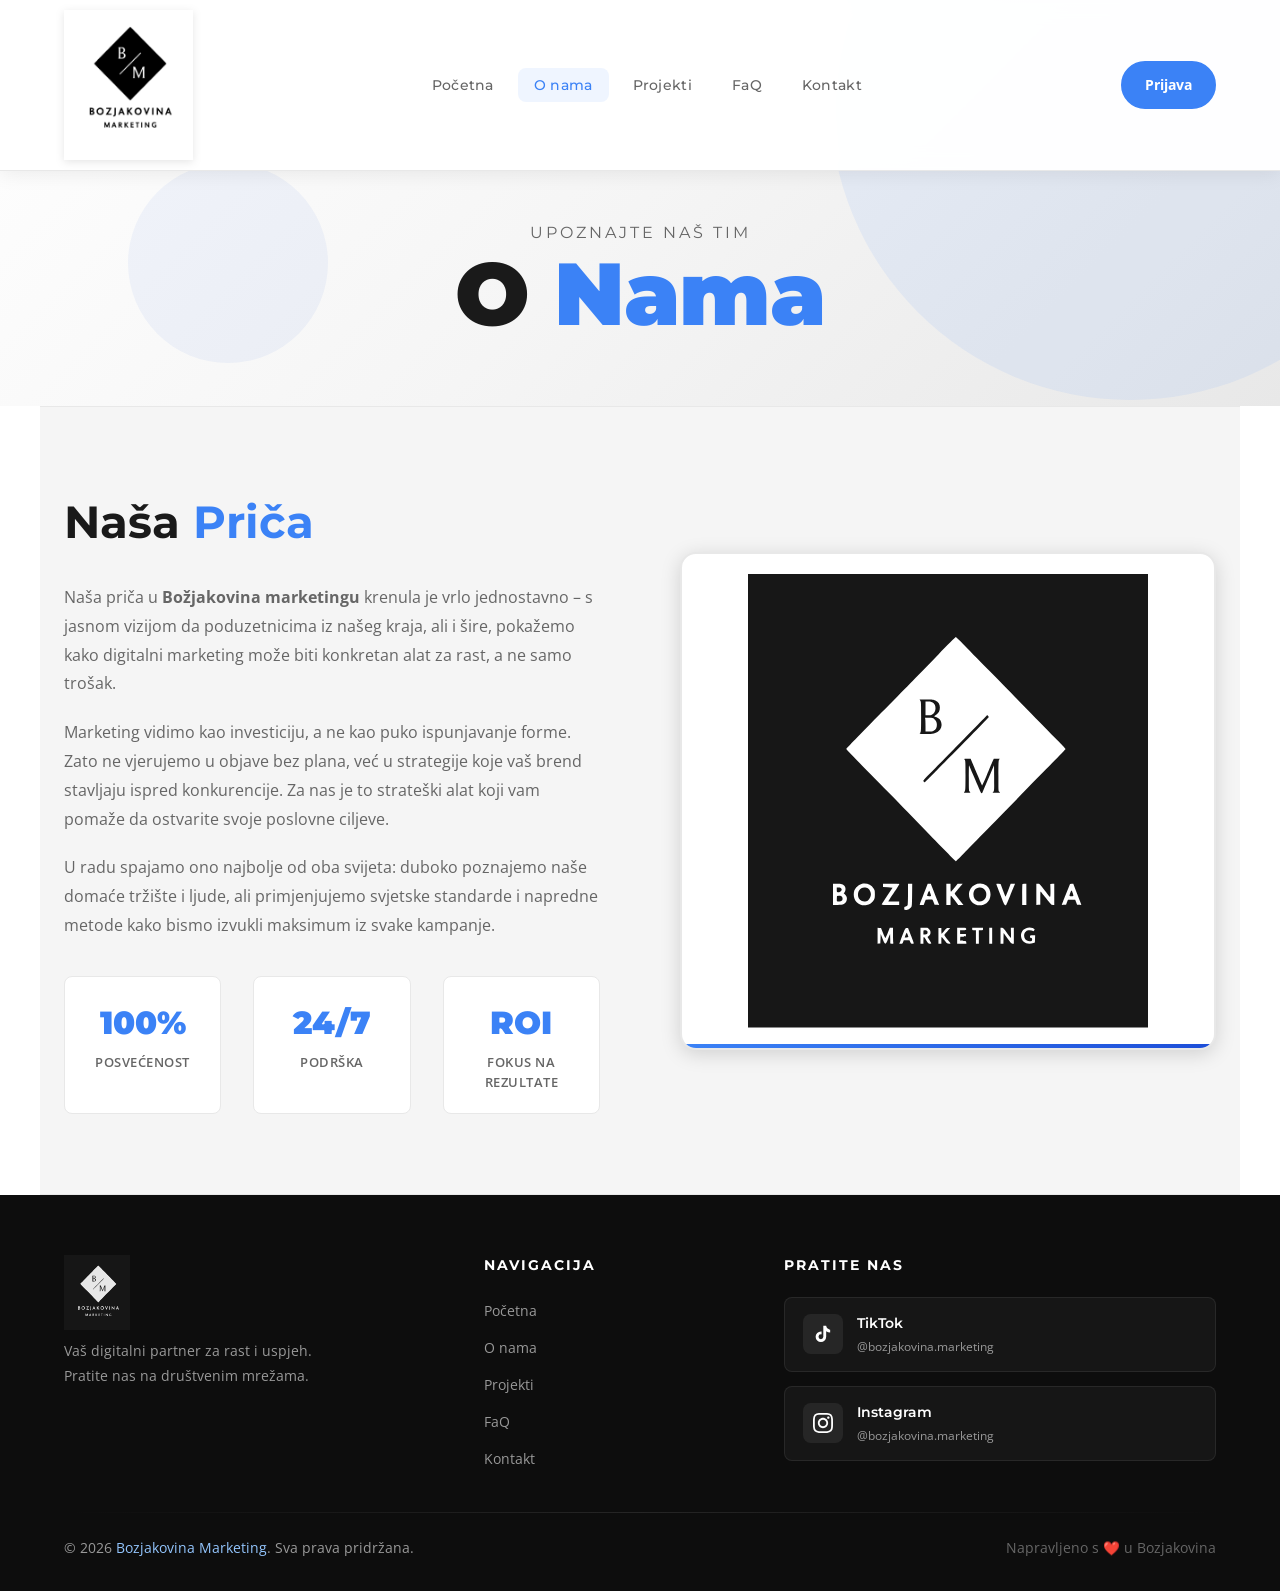
<file: Onama.html>
<!DOCTYPE html>
<html lang="hr">
<head>
<title>O nama | Božjakovina Marketing – Naša Priča i Tim</title>
<meta name="description" content="Upoznajte tim koji stoji iza Božjakovina Marketinga. Saznajte našu viziju, misiju i kako pomažemo brendovima da ostvare svoj puni potencijal u digitalnom svijetu.">
<meta name="keywords" content="o nama, marketinška agencija tim, Božjakovina Marketing vizija, digitalni stručnjaci, marketing iskustvo">
<meta name="author" content="Božjakovina Marketing">
<meta name="robots" content="index, follow">
<meta name="viewport" content="width=device-width, initial-scale=1.0">

<meta property="og:type" content="website">
<meta property="og:url" content="https://create-webstr.github.io/Bozjakovina-Marketing/Onama.html">
<meta property="og:title" content="Upoznajte Božjakovina Marketing Tim">
<meta property="og:description" content="Saznajte tko smo, što radimo i zašto strastveno gradimo digitalne priče za naše klijente.">
<meta property="og:image" content="https://create-webstr.github.io/Bozjakovina-Marketing/logo.png">

<meta property="twitter:card" content="summary_large_image">
<meta property="twitter:title" content="O nama | Božjakovina Marketing">
<meta property="twitter:description" content="Naša misija je vaš digitalni uspjeh. Upoznajte nas!">

<link rel="stylesheet" href="style12.css">
<link href="https://fonts.googleapis.com/css2?family=Montserrat:wght@300;400;600;700;900&family=Open+Sans:wght@300;400;600;700&display=swap" rel="stylesheet">
<link rel="canonical" href="https://create-webstr.github.io/Bozjakovina-Marketing/" />
</head>
<body>

    <header class="header">
        <div class="header-container">
            <a href="index.html" class="logo-wrapper">
                <img src="logo.png" alt="Božjakovina Marketing Logo" class="logo">
            </a>

           <nav class="nav">
                <ul class="nav-list">
                    <li><a href="index.html" class="nav-link">Početna</a></li>
                    <li><a href="Onama.html" class="nav-link active">O nama</a></li>
                    <li><a href="projekti.html" class="nav-link">Projekti</a></li>
                    <li><a href="faq.html" class="nav-link">FaQ</a></li>
                    <li><a href="kontakt.html" class="nav-link">Kontakt</a></li>
                    <li id="mobile-logout" style="display: none;"><a href="#" onclick="odjava(event)" class="nav-link" style="color: red; font-weight: bold;">Odjava</a></li>
                </ul>
            </nav>
         <div class="header-actions" id="auth-status">
    <a href="prijava.html" class="btn-prijava">Prijava</a>
    </div>
            <button class="mobile-menu-toggle" aria-label="Otvori izbornik">
    <span class="bar"></span>
    <span class="bar"></span>
    <span class="bar"></span>
    </button>
        </div>
    </header>

    <section class="hero" style="min-height: 40vh; padding-top: 180px;">
        <div class="hero-content">
            <span class="hero-subtitle">Upoznajte naš tim</span>
            <h1 class="hero-title">O <span class="highlight">Nama</span></h1>
        </div>
        <div class="hero-decoration">
            <div class="circle circle-1"></div>
            <div class="circle circle-3"></div>
        </div>
    </section>

    <section id="o-nama-detalji" class="o-nama section-container">
        <div class="o-nama-content">
            
            <div class="o-nama-text">
                <h2 class="section-title" style="text-align: left;">Naša <span class="highlight">Priča</span></h2>
                
                <p>
                    Naša priča u <strong>Božjakovina marketingu</strong> krenula je vrlo jednostavno – s jasnom vizijom da poduzetnicima iz našeg kraja, ali i šire, pokažemo kako digitalni marketing može biti konkretan alat za rast, a ne samo trošak.
                </p>
                
                <p>
                    Marketing vidimo kao investiciju, a ne kao puko ispunjavanje forme. Zato ne vjerujemo u objave bez plana, već u strategije koje vaš brend stavljaju ispred konkurencije. Za nas je to strateški alat koji vam pomaže da ostvarite svoje poslovne ciljeve.
                </p>
                
                <p>
                    U radu spajamo ono najbolje od oba svijeta: duboko poznajemo naše domaće tržište i ljude, ali primjenjujemo svjetske standarde i napredne metode kako bismo izvukli maksimum iz svake kampanje.
                </p>

                <div class="statistike">
                    <div class="stat">
                        <span class="stat-broj">100%</span>
                        <span class="stat-tekst">Posvećenost</span>
                    </div>
                    <div class="stat">
                        <span class="stat-broj">24/7</span>
                        <span class="stat-tekst">Podrška</span>
                    </div>
                    <div class="stat">
                        <span class="stat-broj">ROI</span>
                        <span class="stat-tekst">Fokus na rezultate</span>
                    </div>
                </div>
            </div>

            <div class="visual-box">
                <img src="LogoVectorCrno.svg" alt="Božjakovina Marketing" class="visual-logo">
            </div>

        </div>
    </section>


    <footer class="footer">
        <div class="footer-container">

            <div class="footer-top">
      
                <div class="footer-brand">
                    <img src="LogoVectorCrno.svg" alt="Bozjakovina Marketing Logo" class="footer-logo">
                    <p class="footer-opis">
                        Vaš digitalni partner za rast i uspjeh. 
                        Pratite nas na društvenim mrežama.
                    </p>
                </div>

        
                <div class="footer-links">
                    <h4 class="footer-naslov">Navigacija</h4>
                    <ul>
                        <li><a href="index.html">Početna</a></li>
                        <li><a href="Onama.html">O nama</a></li>
                        <li><a href="projekti.html">Projekti</a></li>
                        <li><a href="faq.html">FaQ</a></li>
                        <li><a href="kontakt.html">Kontakt</a></li>
                    </ul>
                </div>

       
                <div class="footer-social">
                    <h4 class="footer-naslov">Pratite nas</h4>
                    <div class="social-links">

                
                        <a href="https://www.tiktok.com/@bozjakovinamarket" 
                           target="_blank" 
                           class="social-card tiktok">
                            <div class="social-icon-wrapper">
                                <svg class="social-svg" viewBox="0 0 24 24" fill="currentColor">
                                    <path d="M19.59 6.69a4.83 4.83 0 01-3.77-4.25V2h-3.45v13.67a2.89 2.89 0 01-2.88 2.5 2.89 2.89 0 01-2.89-2.89 2.89 2.89 0 012.89-2.89c.28 0 .54.04.79.1V9.01a6.27 6.27 0 00-.79-.05 6.34 6.34 0 00-6.34 6.34 6.34 6.34 0 006.34 6.34 6.34 6.34 0 006.33-6.34V8.69a8.18 8.18 0 004.78 1.52V6.75a4.85 4.85 0 01-1.01-.06z"/>
                                </svg>
                            </div>
                            <div class="social-info">
                                <span class="social-name">TikTok</span>
                                <span class="social-handle">@bozjakovina.marketing</span>
                            </div>
                        </a>

                        <a href="https://www.instagram.com/bozjakovinamarketing" 
                           target="_blank" 
                           class="social-card instagram">
                            <div class="social-icon-wrapper">
                                <svg class="social-svg" viewBox="0 0 24 24" fill="currentColor">
                                    <path d="M12 2.163c3.204 0 3.584.012 4.85.07 3.252.148 4.771 1.691 4.919 4.919.058 1.265.069 1.645.069 4.849 0 3.205-.012 3.584-.069 4.849-.149 3.225-1.664 4.771-4.919 4.919-1.266.058-1.644.07-4.85.07-3.204 0-3.584-.012-4.849-.07-3.26-.149-4.771-1.699-4.919-4.92-.058-1.265-.07-1.644-.07-4.849 0-3.204.013-3.583.07-4.849.149-3.227 1.664-4.771 4.919-4.919 1.266-.057 1.645-.069 4.849-.069zm0-2.163c-3.259 0-3.667.014-4.947.072-4.358.2-6.78 2.618-6.98 6.98-.059 1.281-.073 1.689-.073 4.948 0 3.259.014 3.668.072 4.948.2 4.358 2.618 6.78 6.98 6.98 1.281.058 1.689.072 4.948.072 3.259 0 3.668-.014 4.948-.072 4.354-.2 6.782-2.618 6.979-6.98.059-1.28.073-1.689.073-4.948 0-3.259-.014-3.667-.072-4.947-.196-4.354-2.617-6.78-6.979-6.98-1.281-.059-1.69-.073-4.949-.073zm0 5.838c-3.403 0-6.162 2.759-6.162 6.162s2.759 6.163 6.162 6.163 6.162-2.759 6.162-6.163c0-3.403-2.759-6.162-6.162-6.162zm0 10.162c-2.209 0-4-1.79-4-4 0-2.209 1.791-4 4-4s4 1.791 4 4c0 2.21-1.791 4-4 4zm6.406-11.845c-.796 0-1.441.645-1.441 1.44s.645 1.44 1.441 1.44c.795 0 1.439-.645 1.439-1.44s-.644-1.44-1.439-1.44z"/>
                                </svg>
                            </div>
                            <div class="social-info">
                                <span class="social-name">Instagram</span>
                                <span class="social-handle">@bozjakovina.marketing</span>
                            </div>
                        </a>

                    </div>
                </div>
            </div>

            <div class="footer-bottom">
                <div class="footer-divider"></div>
                <div class="footer-bottom-content">
                    <p class="footer-copyright">
                        &copy; 2026 <span class="highlight">Bozjakovina Marketing</span>. Sva prava pridržana.
                    </p>
                    <p class="footer-made">Napravljeno s ❤️ u Bozjakovina</p>
                </div>
            </div>

        </div>
    </footer>
<script>

        const menuToggle = document.querySelector('.mobile-menu-toggle');
        const navList = document.querySelector('.nav-list');

        menuToggle.addEventListener('click', () => {
            menuToggle.classList.toggle('active');
            navList.classList.toggle('active');
        });

        document.querySelectorAll('.nav-link').forEach(link => {
            link.addEventListener('click', () => {
                menuToggle.classList.remove('active');
                navList.classList.remove('active');
            });
        });

       function prilagodiOdjavu() {
    const spremljenoIme = localStorage.getItem('korisnikIme');
    const authStatus = document.getElementById('auth-status');
    const mobileLogout = document.getElementById('mobile-logout');

    if (spremljenoIme) {
        if (window.innerWidth <= 768) {

            if (authStatus) authStatus.innerHTML = `<span style="font-weight:700; color: #333;">Bok, ${spremljenoIme}</span>`;
            if (mobileLogout) mobileLogout.style.display = 'block';
        } else {

            if (authStatus) {
                authStatus.innerHTML = `
                    <span style="margin-right:15px; font-weight:700; color: #333;">Bok, ${spremljenoIme}</span>
                    <a href="#" onclick="odjava(event)" style="color:red; font-size:0.8rem; font-weight:bold; text-decoration:none;">Odjava</a>
                `;
            }
            if (mobileLogout) mobileLogout.style.display = 'none';
        }
    }
}


window.addEventListener('load', prilagodiOdjavu);

window.addEventListener('resize', prilagodiOdjavu);

function odjava(event) {
    if(event) event.preventDefault();
    localStorage.removeItem('korisnikIme');
    location.reload();
}

        function odjava(event) {
            if(event) event.preventDefault(); 
            localStorage.removeItem('korisnikIme'); 
            location.reload(); 
        }
    </script>
</body>
</html>
</file>
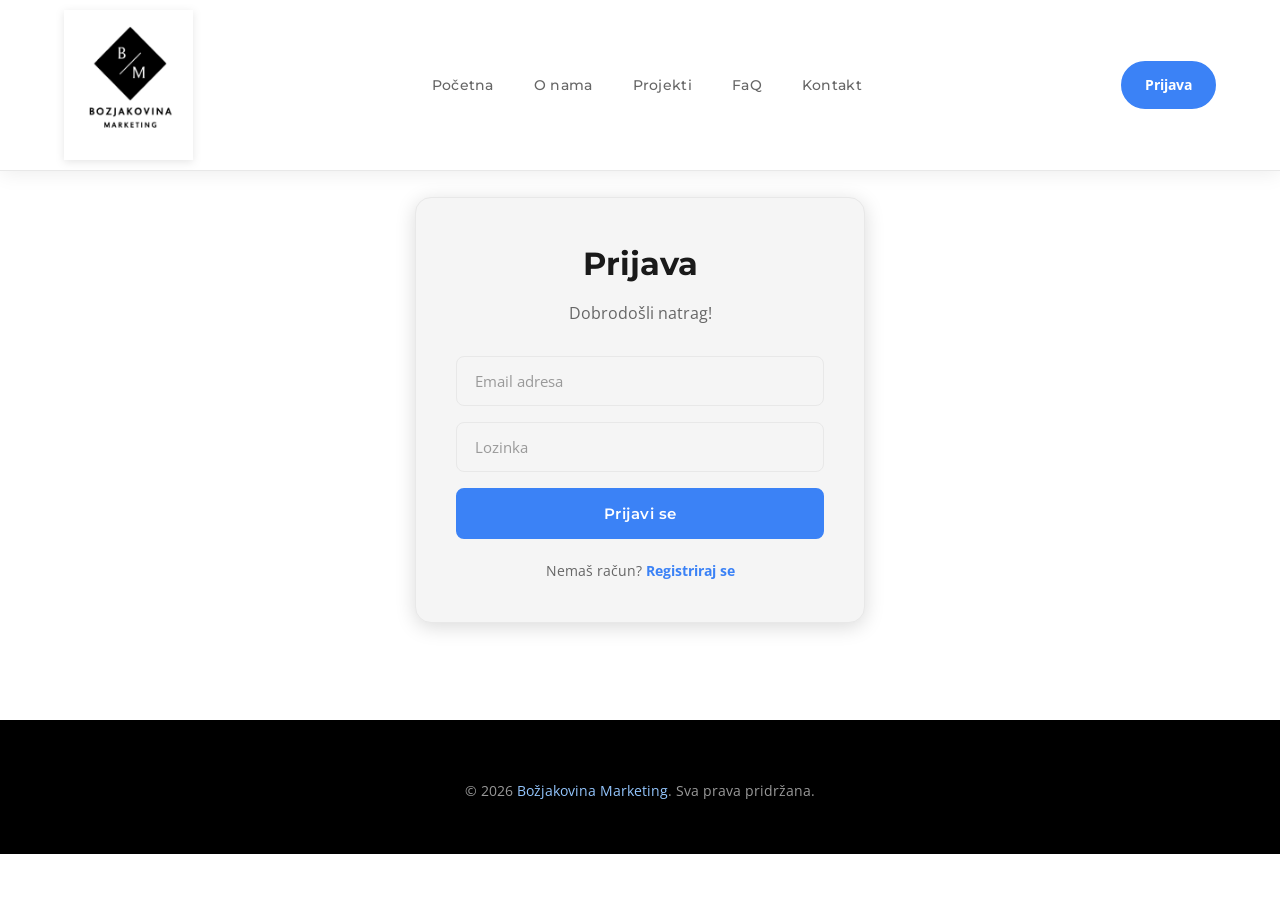
<file: prijava.html>
<!DOCTYPE html>
<html lang="hr">
<head>
<title>Prijava | Božjakovina Marketing</title>
<meta name="description" content="Prijavite se u svoj korisnički račun na Božjakovina Marketing platformi.">
<meta name="robots" content="noindex, nofollow"> <meta property="og:type" content="website">
<meta property="og:url" content="https://create-webstr.github.io/Bozjakovina-Marketing/prijava.html">
<meta property="og:title" content="Prijava korisnika | Božjakovina Marketing">
<meta property="og:description" content="Prijavite se i pristupite svojim podacima.">
<meta property="og:image" content="https://create-webstr.github.io/Bozjakovina-Marketing/logo.png">
<meta name="viewport" content="width=device-width, initial-scale=1.0">

<link rel="stylesheet" href="style12.css">
<link href="https://fonts.googleapis.com/css2?family=Montserrat:wght@300;400;600;700;900&family=Open+Sans:wght@300;400;600;700&display=swap" rel="stylesheet">
    <style>
        .auth-section {
            min-height: 80vh;
            display: flex;
            align-items: center;
            justify-content: center;
            padding-top: 180px; 
            padding-bottom: 80px;
        }
        .auth-container {
            width: 100%;
            max-width: 450px;
            background: var(--svijetlo-siva);
            padding: 40px;
            border-radius: var(--border-radius-lg);
            border: 1px solid var(--siva-1);
            box-shadow: var(--shadow);
        }
        .auth-toggle-text {
            text-align: center;
            margin-top: 20px;
            font-size: 0.9rem;
            color: var(--siva-4);
        }
        .auth-toggle-text a {
            color: var(--plava);
            font-weight: 700;
            text-decoration: none;
            cursor: pointer;
        }
        .auth-toggle-text a:hover {
            text-decoration: underline;
        }
        #register-form {
            display: none;
        }
        .footer {
    background-color: #000000; 
    color: #ffffff;          
    padding: 60px 0 20px;    
}
    
    </style>
</head>
<body class="pocetna-stranica"> 
    <header class="header">
        <div class="header-container">
            <a href="index.html" class="logo-wrapper">
                <img src="logo.png" alt="Božjakovina Marketing Logo" class="logo">
            </a>

            <nav class="nav">
                <ul class="nav-list">
                    <li><a href="index.html" class="nav-link">Početna</a></li>
                    <li><a href="Onama.html" class="nav-link">O nama</a></li>
                    <li><a href="projekti.html" class="nav-link">Projekti</a></li>
                    <li><a href="faq.html" class="nav-link">FaQ</a>
                    <li><a href="kontakt.html" class="nav-link">Kontakt</a>
                </ul>
            </nav>
            <div class="header-actions" id="auth-status">
                <a href="prijava.html" class="btn-prijava">Prijava</a>
            </div>
            <button class="mobile-menu-toggle" aria-label="Otvori izbornik">
                <span class="bar"></span>
                <span class="bar"></span>
                <span class="bar"></span>
            </button>
        </div>
    </header>

    <main class="auth-section section-container">
        <div class="auth-container">
            
            <div id="login-form">
                <h2 class="section-title" style="font-size: 2rem;">Prijava</h2>
                <p style="text-align: center; margin-bottom: 30px; color: var(--siva-4);">Dobrodošli natrag!</p>
                
                <form class="kontakt-forma">
                    <div class="forma-group">
                        <input type="email" class="forma-input" placeholder="Email adresa" required>
                    </div>
                    <div class="forma-group">
                        <input type="password" class="forma-input" placeholder="Lozinka" required>
                    </div>
                    <button type="submit" class="btn btn-primary" style="width: 100%;">Prijavi se</button>
                </form>
                
                <p class="auth-toggle-text">
                    Nemaš račun? <a onclick="toggleAuth()">Registriraj se</a>
                </p>
            </div>

            <div id="register-form">
                <h2 class="section-title" style="font-size: 2rem;">Registracija</h2>
                <p style="text-align: center; margin-bottom: 30px; color: var(--siva-4);">Postani dio naše zajednice.</p>
                
                <form class="kontakt-forma">
                    <div class="forma-group">
                        <input type="text" class="forma-input" placeholder="Ime i prezime" required>
                    </div>
                    <div class="forma-group">
                        <input type="email" class="forma-input" placeholder="Email adresa" required>
                    </div>
                    <div class="forma-group">
                        <input type="password" class="forma-input" placeholder="Smislite lozinku" required>
                    </div>
                    <button type="submit" class="btn btn-primary" style="width: 100%;">Kreiraj račun</button>
                </form>
                
                <p class="auth-toggle-text">
                    Već imaš račun? <a onclick="toggleAuth()">Prijavi se</a>
                </p>
            </div>

        </div>
    </main>

    <footer class="footer">
        <div class="footer-container">
            <div class="footer-bottom">
                <p class="footer-copyright" style="text-align: center; width: 100%;">
                    © 2026 <span class="highlight">Božjakovina Marketing</span>. Sva prava pridržana.
                </p>
            </div>
        </div>
    </footer>

    <script>

        const SHEETDB_URL = "https://sheetdb.io/api/v1/ju7fsajt596m3";

  
        function toggleAuth() {
            const login = document.getElementById('login-form');
            const register = document.getElementById('register-form');
            if (login.style.display === 'none') {
                login.style.display = 'block';
                register.style.display = 'none';
            } else {
                login.style.display = 'none';
                register.style.display = 'block';
            }
        }

        const regForm = document.querySelector('#register-form form');
        regForm.addEventListener('submit', function(e) {
            e.preventDefault();
            const ime = regForm.querySelector('input[type="text"]').value;
            const email = regForm.querySelector('input[type="email"]').value;
            const lozinka = regForm.querySelector('input[type="password"]').value;

            fetch(SHEETDB_URL, {
                method: 'POST',
                headers: { 'Content-Type': 'application/json' },
                body: JSON.stringify({ data: [{ ime, email, lozinka }] })
            })
            .then(res => res.json())
            .then(data => {
                alert("Registracija uspješna! Sad se prijavi.");
                toggleAuth();
                regForm.reset();
            })
            .catch(err => alert("Greška: " + err));
        });


        const logForm = document.querySelector('#login-form form');
        logForm.addEventListener('submit', function(e) {
            e.preventDefault();
            const emailIn = logForm.querySelector('input[type="email"]').value;
            const lozinkaIn = logForm.querySelector('input[type="password"]').value;

            fetch(SHEETDB_URL + "/search?email=" + emailIn)
            .then(res => res.json())
            .then(data => {
                if (data.length > 0 && data[0].lozinka === lozinkaIn) {
                    localStorage.setItem('korisnikIme', data[0].ime);
                    localStorage.setItem('korisnikEmail', emailIn);
                    window.location.href = "index.html";
                } else {
                    alert("Krivi podaci za prijavu.");
                }
            });
        });

        window.onload = function() {
            const spremljenoIme = localStorage.getItem('korisnikIme');
            const authStatus = document.getElementById('auth-status');
            if (spremljenoIme && authStatus) {
                authStatus.innerHTML = `<span style="margin-right:10px; font-weight:700;">Bok, ${spremljenoIme}</span> <a href="#" onclick="odjava()" style="color:red; font-size:0.8rem;">Odjava</a>`;
            }
        };

        function odjava() {
            localStorage.removeItem('korisnikIme');
            location.reload();
        }

        
        const menuToggle = document.querySelector('.mobile-menu-toggle');
        const navList = document.querySelector('.nav-list');
        menuToggle.addEventListener('click', () => {
            menuToggle.classList.toggle('active');
            navList.classList.toggle('active');
        });
    </script>
</body>
</html>
</file>
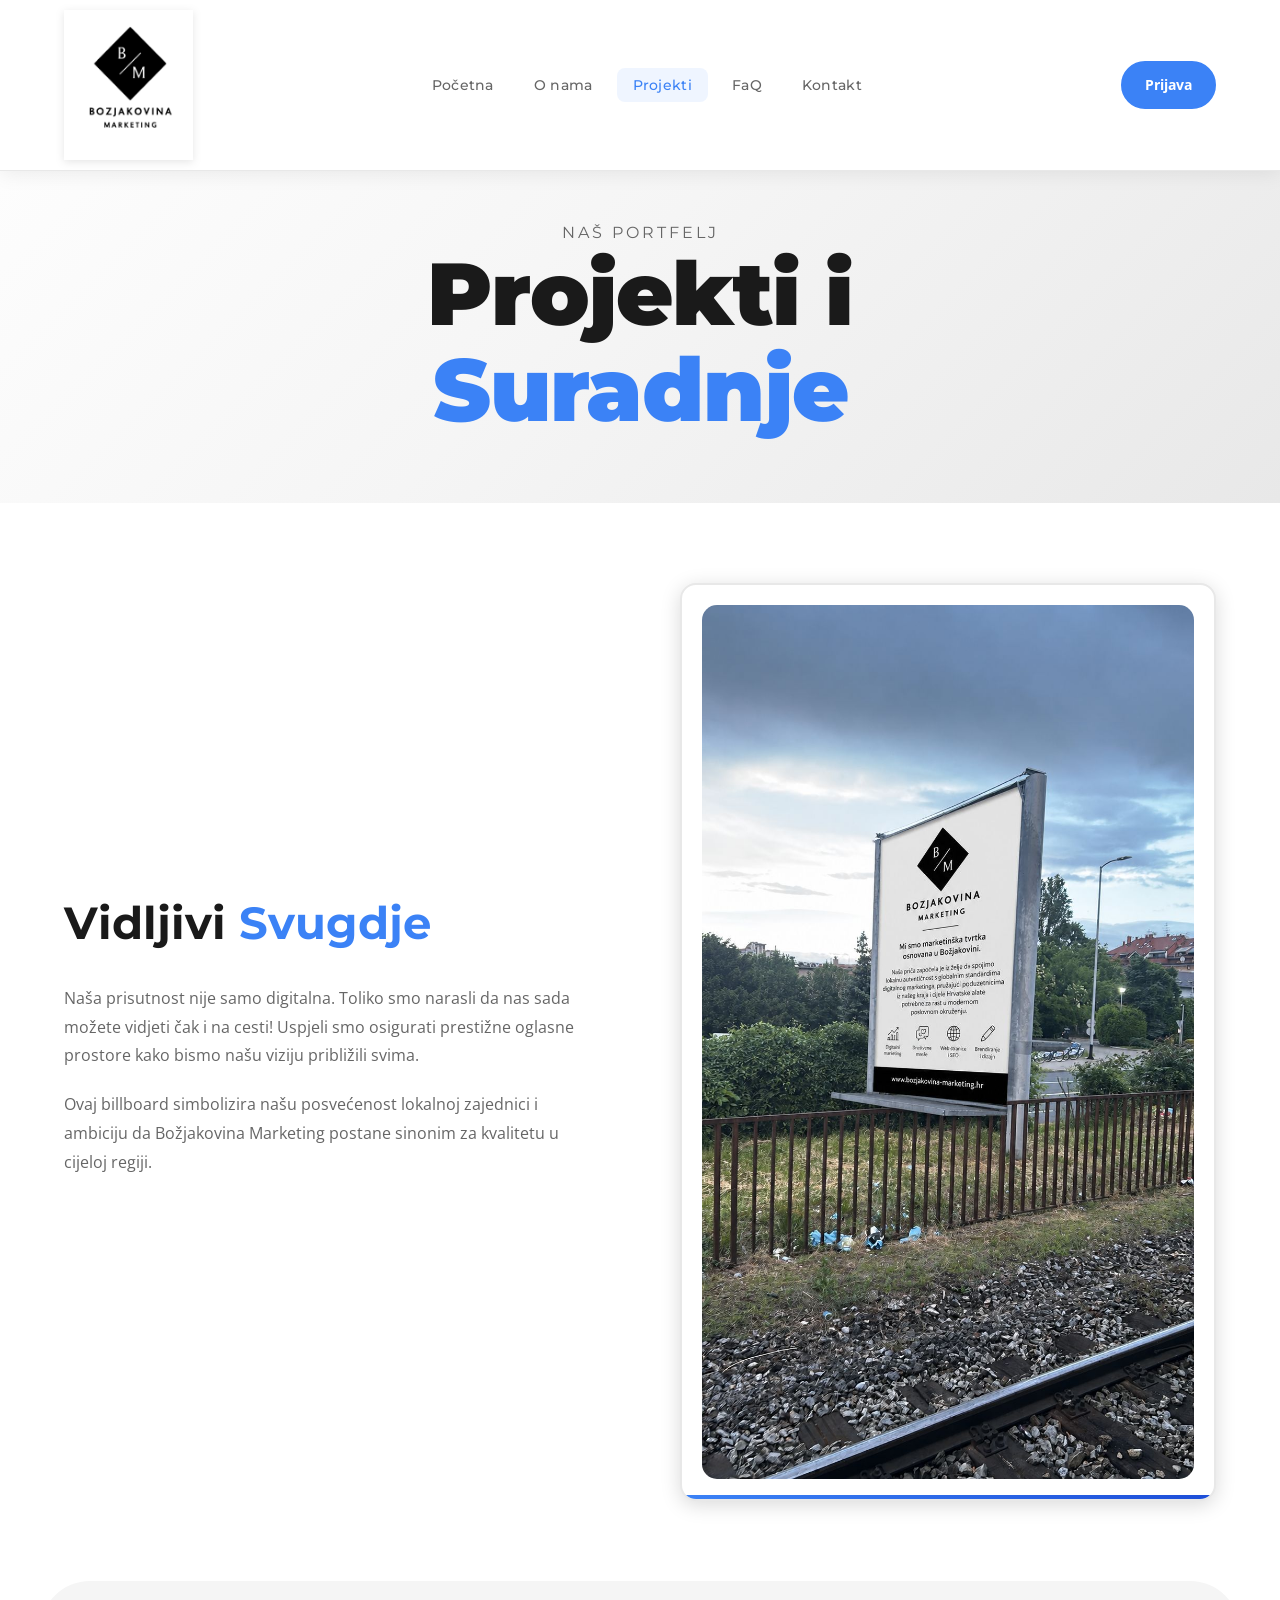
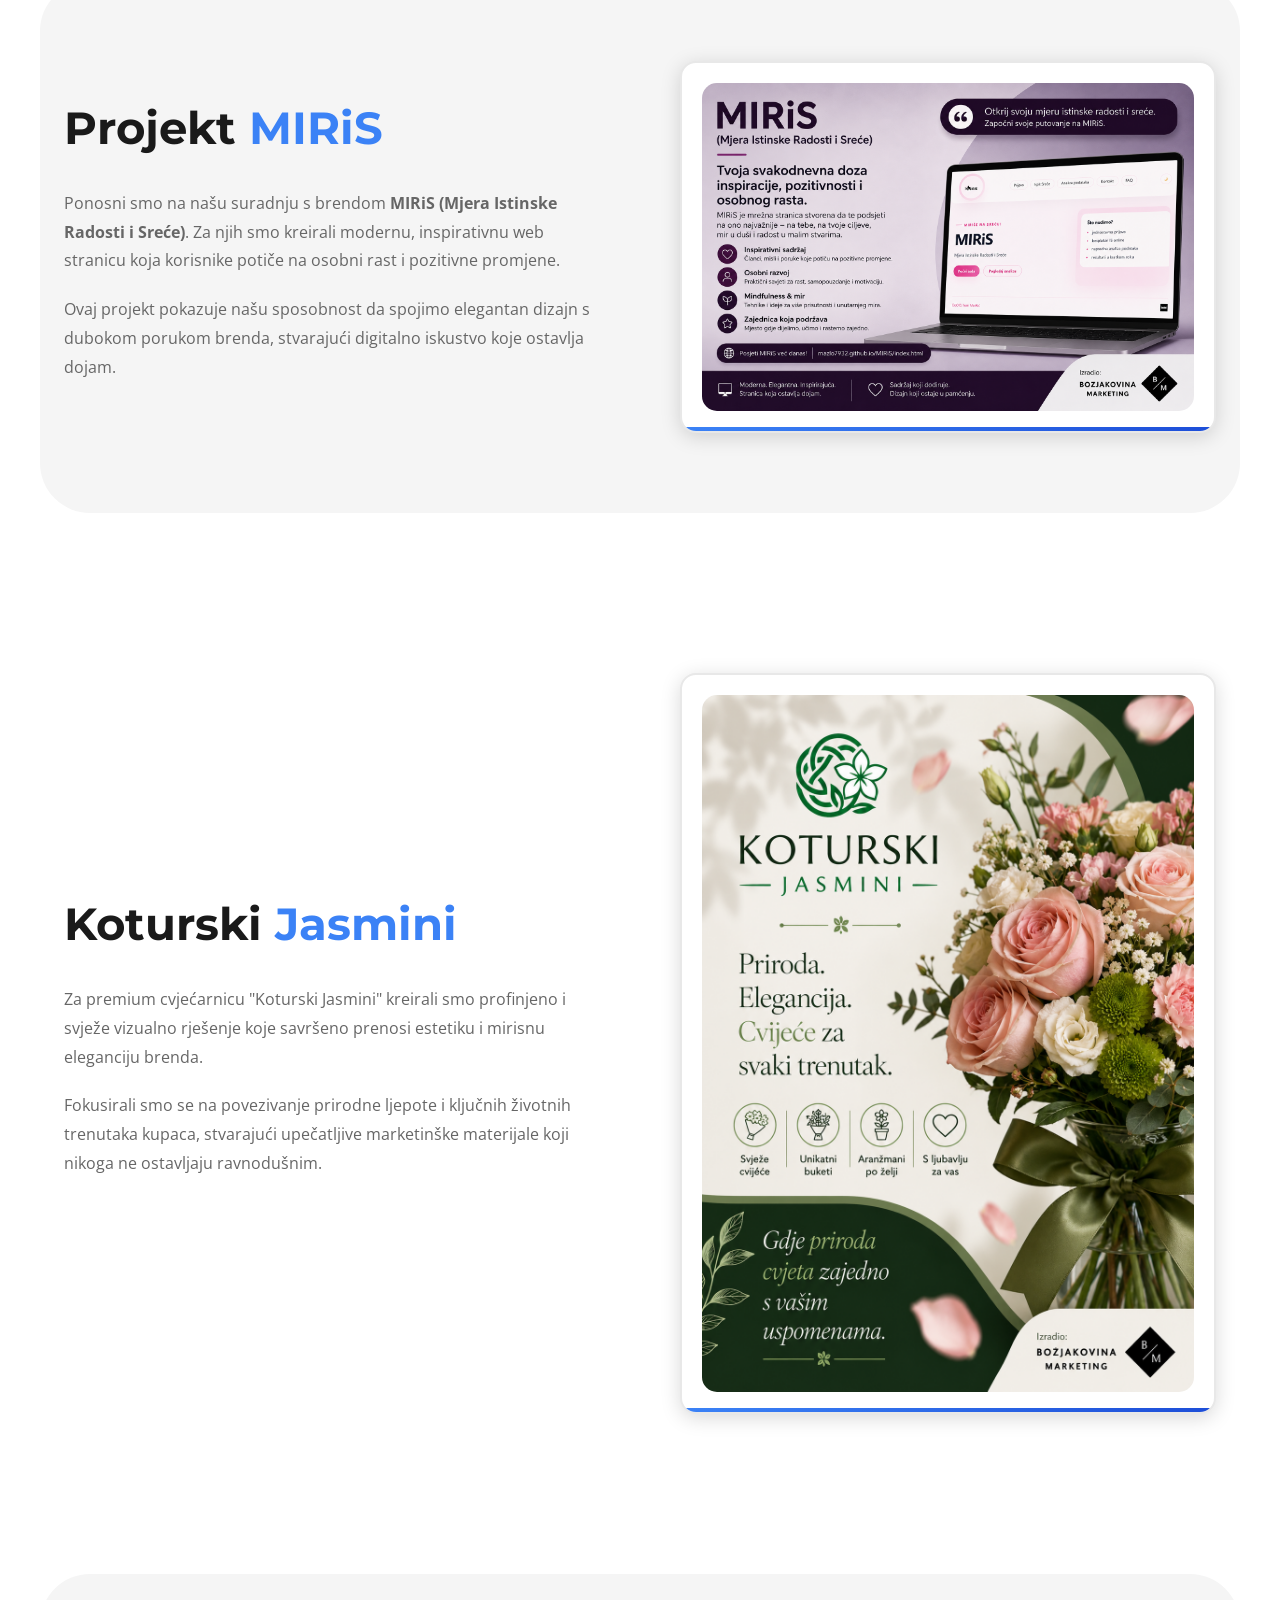
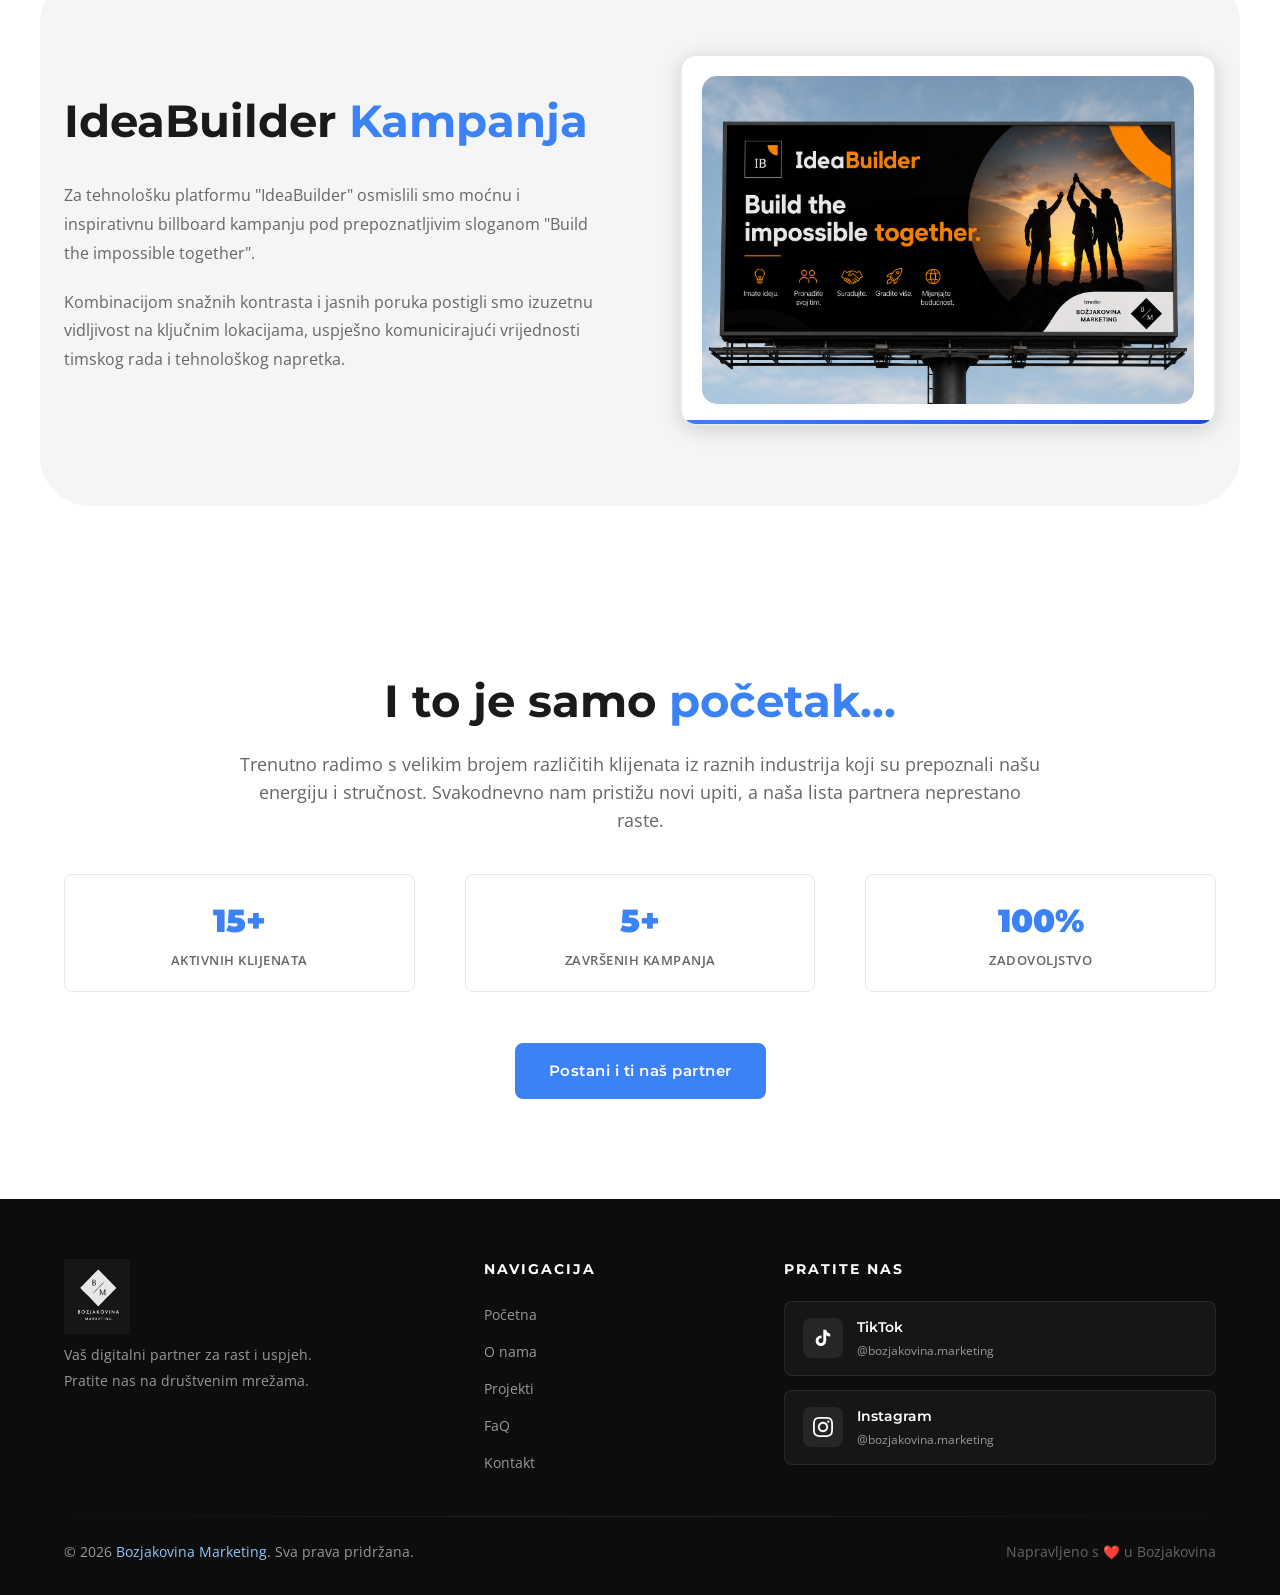
<file: projekti.html>
<!DOCTYPE html>
<html lang="hr">
<head>
<title>Naši Projekti | Portfolio – Božjakovina Marketing</title>
<meta name="description" content="Pogledajte naše najuspješnije projekte u digitalnom marketingu, vođenju društvenih mreža i video produkciji. Rezultati koji govore sami za sebe.">
<meta name="keywords" content="marketinški projekti, portfolio agencija, studije slučaja, marketing rezultati, vođenje profila reference">
<meta name="author" content="Božjakovina Marketing">
<meta name="robots" content="index, follow">
<meta name="viewport" content="width=device-width, initial-scale=1.0">

<meta property="og:type" content="website">
<meta property="og:url" content="https://create-webstr.github.io/Bozjakovina-Marketing/projekti.html">
<meta property="og:title" content="Naši Projekti | Božjakovina Marketing Portfolio">
<meta property="og:description" content="Pregledajte radove koje smo radili za naše klijente. Od strategije na društvenim mrežama do vrhunskog video sadržaja.">
<meta property="og:image" content="https://create-webstr.github.io/Bozjakovina-Marketing/logo.png">

<meta property="twitter:card" content="summary_large_image">
<meta property="twitter:title" content="Projekti | Božjakovina Marketing Portfolio">
<meta property="twitter:description" content="Pogledajte kako pomažemo brendovima da rastu kroz kreativne digitalne projekte.">

<link rel="stylesheet" href="style12.css">
<link href="https://fonts.googleapis.com/css2?family=Montserrat:wght@300;400;600;700;900&family=Open+Sans:wght@300;400;600;700&display=swap" rel="stylesheet">
<link rel="canonical" href="https://create-webstr.github.io/Bozjakovina-Marketing/" />
</head>
<body>

    <header class="header">
        <div class="header-container">
            <a href="index.html" class="logo-wrapper">
                <img src="logo.png" alt="Božjakovina Marketing Logo" class="logo">
            </a>

             <nav class="nav">
                <ul class="nav-list">
                    <li><a href="index.html" class="nav-link">Početna</a></li>
                    <li><a href="Onama.html" class="nav-link">O nama</a></li>
                    <li><a href="projekti.html" class="nav-link active">Projekti</a></li>
                    <li><a href="faq.html" class="nav-link">FaQ</a></li>
                    <li><a href="kontakt.html" class="nav-link">Kontakt</a></li>
                    <li id="mobile-logout" style="display: none;"><a href="#" onclick="odjava(event)" class="nav-link" style="color: red; font-weight: bold;">Odjava</a></li>
                </ul>
            </nav>
    <div class="header-actions" id="auth-status">
    <a href="prijava.html" class="btn-prijava">Prijava</a>
    </div>
            <button class="mobile-menu-toggle" aria-label="Otvori izbornik">
                <span class="bar"></span>
                <span class="bar"></span>
                <span class="bar"></span>
            </button>
        </div>
    </header>


    <section class="hero" style="min-height: 40vh; padding-top: 180px;">
        <div class="hero-content">
            <span class="hero-subtitle">Naš portfelj</span>
            <h1 class="hero-title">Projekti i <span class="highlight">Suradnje</span></h1>
        </div>
    </section>

    <section class="section-container">
        <div class="o-nama-content">
            <div class="o-nama-text">
                <h2 class="section-title" style="text-align: left;">Vidljivi <span class="highlight">Svugdje</span></h2>
                <p>
                    Naša prisutnost nije samo digitalna. Toliko smo narasli da nas sada možete vidjeti čak i na cesti! Uspjeli smo osigurati prestižne oglasne prostore kako bismo našu viziju približili svima.
                </p>
                <p>
                    Ovaj billboard simbolizira našu posvećenost lokalnoj zajednici i ambiciju da Božjakovina Marketing postane sinonim za kvalitetu u cijeloj regiji.
                </p>
            </div>
            <div class="visual-box">
                <img src="bozjakovinamarketing.jpeg" alt="Božjakovina Marketing Billboard" class="visual-logo" style="max-width: 100%; border-radius: 15px;">
            </div>
        </div>
    </section>

    <section class="section-container" style="background-color: var(--svijetlo-siva); border-radius: 50px; margin-bottom: 80px;">
        <div class="o-nama-content" style="flex-direction: row-reverse;">
            <div class="o-nama-text">
                <h2 class="section-title" style="text-align: left;">Projekt <span class="highlight">MIRiS</span></h2>
                <p>
                    Ponosni smo na našu suradnju s brendom <strong>MIRiS (Mjera Istinske Radosti i Sreće)</strong>. Za njih smo kreirali modernu, inspirativnu web stranicu koja korisnike potiče na osobni rast i pozitivne promjene.
                </p>
                <p>
                    Ovaj projekt pokazuje našu sposobnost da spojimo elegantan dizajn s dubokom porukom brenda, stvarajući digitalno iskustvo koje ostavlja dojam.
                </p>
            </div>
            <div class="visual-box">
                <img src="MIRiS marketing.png" alt="MIRiS Projekt Suradnja" class="visual-logo" style="max-width: 100%; border-radius: 15px;">
            </div>
        </div>
    </section>

    <section class="section-container" style="margin-bottom: 80px;">
        <div class="o-nama-content">
            <div class="o-nama-text">
                <h2 class="section-title" style="text-align: left;">Koturski <span class="highlight">Jasmini</span></h2>
                <p>
                    Za premium cvjećarnicu "Koturski Jasmini" kreirali smo profinjeno i svježe vizualno rješenje koje savršeno prenosi estetiku i mirisnu eleganciju brenda.
                </p>
                <p>
                    Fokusirali smo se na povezivanje prirodne ljepote i ključnih životnih trenutaka kupaca, stvarajući upečatljive marketinške materijale koji nikoga ne ostavljaju ravnodušnim.
                </p>
            </div>
            <div class="visual-box">
                <img src="Koturski Jasmini marketing.png" alt="Koturski Jasmini Kampanja" class="visual-logo" style="max-width: 100%; border-radius: 15px;">
            </div>
        </div>
    </section>

    <section class="section-container" style="background-color: var(--svijetlo-siva); border-radius: 50px; margin-bottom: 80px;">
        <div class="o-nama-content" style="flex-direction: row-reverse;">
            <div class="o-nama-text">
                <h2 class="section-title" style="text-align: left;">IdeaBuilder <span class="highlight">Kampanja</span></h2>
                <p>
                    Za tehnološku platformu "IdeaBuilder" osmislili smo moćnu i inspirativnu billboard kampanju pod prepoznatljivim sloganom "Build the impossible together".
                </p>
                <p>
                    Kombinacijom snažnih kontrasta i jasnih poruka postigli smo izuzetnu vidljivost na ključnim lokacijama, uspješno komunicirajući vrijednosti timskog rada i tehnološkog napretka.
                </p>
            </div>
            <div class="visual-box">
                <img src="IdeaBuilder marketing.png" alt="IdeaBuilder Billboard" class="visual-logo" style="max-width: 100%; border-radius: 15px;">
            </div>
        </div>
    </section>

    <section class="section-container" style="text-align: center; padding-bottom: 100px;">
        <h2 class="section-title">I to je samo <span class="highlight">početak...</span></h2>
        <p style="max-width: 800px; margin: 0 auto 40px; font-size: 1.1rem; color: var(--siva-4);">
            Trenutno radimo s velikim brojem različitih klijenata iz raznih industrija koji su prepoznali našu energiju i stručnost. Svakodnevno nam pristižu novi upiti, a naša lista partnera neprestano raste.
        </p>
        <div class="statistike" style="justify-content: center; gap: 50px;">
            <div class="stat">
                <span class="stat-broj">15+</span>
                <span class="stat-tekst">Aktivnih klijenata</span>
            </div>
            <div class="stat">
                <span class="stat-broj">5+</span>
                <span class="stat-tekst">Završenih kampanja</span>
            </div>
            <div class="stat">
                <span class="stat-broj">100%</span>
                <span class="stat-tekst">Zadovoljstvo</span>
            </div>
        </div>
        <br><br>
        <a href="kontakt.html" class="btn btn-primary">Postani i ti naš partner</a>
    </section>

   
    <footer class="footer">
        <div class="footer-container">

            <div class="footer-top">

                <div class="footer-brand">
                    <img src="LogoVectorCrno.svg" alt="Bozjakovina Marketing Logo" class="footer-logo">
                    <p class="footer-opis">
                        Vaš digitalni partner za rast i uspjeh. 
                        Pratite nas na društvenim mrežama.
                    </p>
                </div>

                <div class="footer-links">
                    <h4 class="footer-naslov">Navigacija</h4>
                    <ul>
                        <li><a href="#home">Početna</a></li>
                        <li><a href="Onama.html">O nama</a></li>
                        <li><a href="projekti.html">Projekti</a></li>
                        <li><a href="faq.html">FaQ</a></li>
                        <li><a href="kontakt.html">Kontakt</a></li>
                    </ul>
                </div>

                <div class="footer-social">
                    <h4 class="footer-naslov">Pratite nas</h4>
                    <div class="social-links">

                        <a href="https://www.tiktok.com/@bozjakovinamarket" 
                           target="_blank" 
                           class="social-card tiktok">
                            <div class="social-icon-wrapper">
                                <svg class="social-svg" viewBox="0 0 24 24" fill="currentColor">
                                    <path d="M19.59 6.69a4.83 4.83 0 01-3.77-4.25V2h-3.45v13.67a2.89 2.89 0 01-2.88 2.5 2.89 2.89 0 01-2.89-2.89 2.89 2.89 0 012.89-2.89c.28 0 .54.04.79.1V9.01a6.27 6.27 0 00-.79-.05 6.34 6.34 0 00-6.34 6.34 6.34 6.34 0 006.34 6.34 6.34 6.34 0 006.33-6.34V8.69a8.18 8.18 0 004.78 1.52V6.75a4.85 4.85 0 01-1.01-.06z"/>
                                </svg>
                            </div>
                            <div class="social-info">
                                <span class="social-name">TikTok</span>
                                <span class="social-handle">@bozjakovina.marketing</span>
                            </div>
                        </a>

                        <a href="https://www.instagram.com/bozjakovinamarketing" 
                           target="_blank" 
                           class="social-card instagram">
                            <div class="social-icon-wrapper">
                                <svg class="social-svg" viewBox="0 0 24 24" fill="currentColor">
                                    <path d="M12 2.163c3.204 0 3.584.012 4.85.07 3.252.148 4.771 1.691 4.919 4.919.058 1.265.069 1.645.069 4.849 0 3.205-.012 3.584-.069 4.849-.149 3.225-1.664 4.771-4.919 4.919-1.266.058-1.644.07-4.85.07-3.204 0-3.584-.012-4.849-.07-3.26-.149-4.771-1.699-4.919-4.92-.058-1.265-.07-1.644-.07-4.849 0-3.204.013-3.583.07-4.849.149-3.227 1.664-4.771 4.919-4.919 1.266-.057 1.645-.069 4.849-.069zm0-2.163c-3.259 0-3.667.014-4.947.072-4.358.2-6.78 2.618-6.98 6.98-.059 1.281-.073 1.689-.073 4.948 0 3.259.014 3.668.072 4.948.2 4.358 2.618 6.78 6.98 6.98 1.281.058 1.689.072 4.948.072 3.259 0 3.668-.014 4.948-.072 4.354-.2 6.782-2.618 6.979-6.98.059-1.28.073-1.689.073-4.948 0-3.259-.014-3.667-.072-4.947-.196-4.354-2.617-6.78-6.979-6.98-1.281-.059-1.69-.073-4.949-.073zm0 5.838c-3.403 0-6.162 2.759-6.162 6.162s2.759 6.163 6.162 6.163 6.162-2.759 6.162-6.163c0-3.403-2.759-6.162-6.162-6.162zm0 10.162c-2.209 0-4-1.79-4-4 0-2.209 1.791-4 4-4s4 1.791 4 4c0 2.21-1.791 4-4 4zm6.406-11.845c-.796 0-1.441.645-1.441 1.44s.645 1.44 1.441 1.44c.795 0 1.439-.645 1.439-1.44s-.644-1.44-1.439-1.44z"/>
                                </svg>
                            </div>
                            <div class="social-info">
                                <span class="social-name">Instagram</span>
                                <span class="social-handle">@bozjakovina.marketing</span>
                            </div>
                        </a>

                    </div>
                </div>
            </div>

            <div class="footer-bottom">
                <div class="footer-divider"></div>
                <div class="footer-bottom-content">
                    <p class="footer-copyright">
                        &copy; 2026 <span class="highlight">Bozjakovina Marketing</span>. Sva prava pridržana.
                    </p>
                    <p class="footer-made">Napravljeno s ❤️ u Bozjakovina</p>
                </div>
            </div>

        </div>
    </footer>
    
  <script>

        const menuToggle = document.querySelector('.mobile-menu-toggle');
        const navList = document.querySelector('.nav-list');

        menuToggle.addEventListener('click', () => {
            menuToggle.classList.toggle('active');
            navList.classList.toggle('active');
        });

        document.querySelectorAll('.nav-link').forEach(link => {
            link.addEventListener('click', () => {
                menuToggle.classList.remove('active');
                navList.classList.remove('active');
            });
        });

        function prilagodiOdjavu() {
    const spremljenoIme = localStorage.getItem('korisnikIme');
    const authStatus = document.getElementById('auth-status');
    const mobileLogout = document.getElementById('mobile-logout');

    if (spremljenoIme) {
        if (window.innerWidth <= 768) {

            if (authStatus) authStatus.innerHTML = `<span style="font-weight:700; color: #333;">Bok, ${spremljenoIme}</span>`;
            if (mobileLogout) mobileLogout.style.display = 'block';
        } else {

            if (authStatus) {
                authStatus.innerHTML = `
                    <span style="margin-right:15px; font-weight:700; color: #333;">Bok, ${spremljenoIme}</span>
                    <a href="#" onclick="odjava(event)" style="color:red; font-size:0.8rem; font-weight:bold; text-decoration:none;">Odjava</a>
                `;
            }

            if (mobileLogout) mobileLogout.style.display = 'none';
        }
    }
}


window.addEventListener('load', prilagodiOdjavu);

window.addEventListener('resize', prilagodiOdjavu);

function odjava(event) {
    if(event) event.preventDefault();
    localStorage.removeItem('korisnikIme');
    location.reload();
}

        
        function odjava(event) {
            if(event) event.preventDefault(); 
            localStorage.removeItem('korisnikIme'); 
            location.reload(); 
        }
    </script>
</body>
</html>
</file>
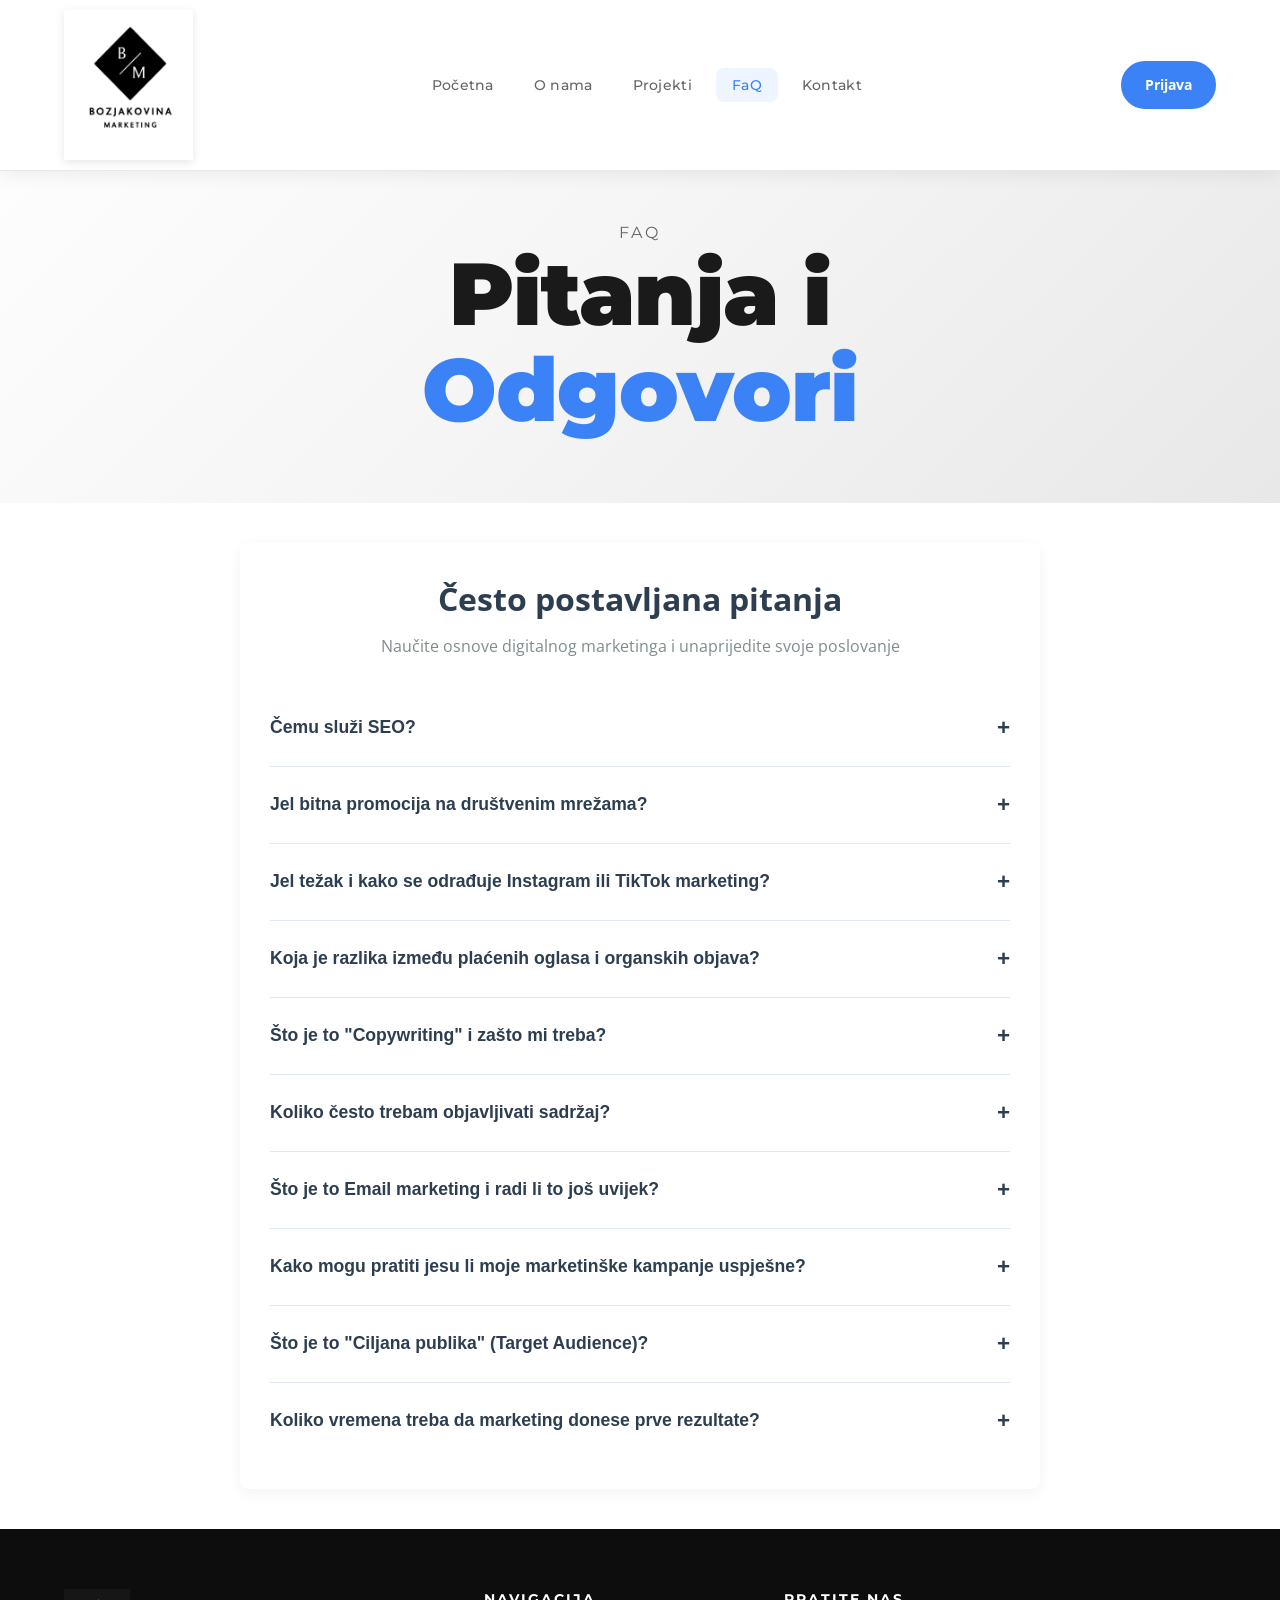
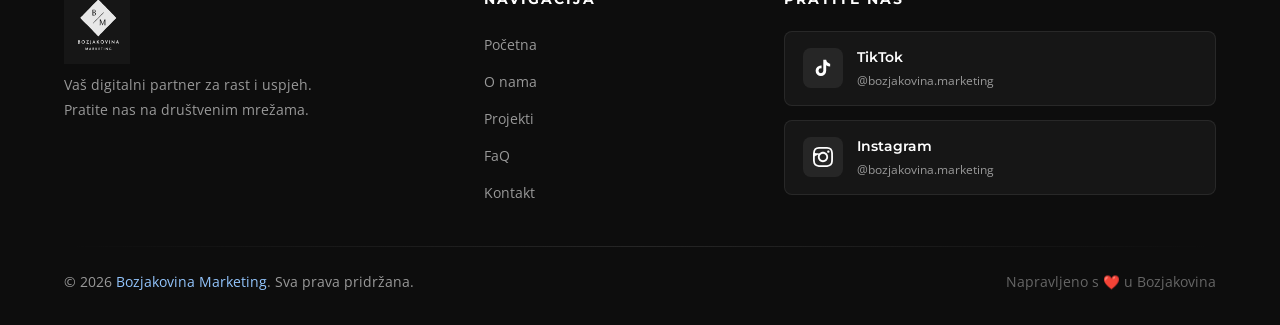
<file: HTML/faq.html>
<!DOCTYPE html>
<html lang="hr">
<head>
    <head>
    <meta charset="UTF-8">
    <meta name="viewport" content="width=device-width, initial-scale=1.0">
    <meta name="author" content="Božjakovina Marketing">
    <meta name="robots" content="index, follow">

    <title>Često Postavljana Pitanja (FAQ) | Božjakovina Marketing</title>
    <meta name="description" content="Saznajte sve o digitalnom marketingu, SEO optimizaciji, TikTok i Instagram oglašavanju. Pogledajte odgovore na najčešća pitanja naših klijenata u Božjakovina Marketingu.">
    <meta name="keywords" content="digitalni marketing faq, SEO optimizacija, instagram marketing, tiktok marketing, društvene mreže, bozjakovina marketing pitanja, nauči marketing">
    <link rel="canonical" href="https://create-webstr.github.io/Bozjakovina-Marketing/faq.html">

    <meta property="og:type" content="website">
    <meta property="og:url" content="https://create-webstr.github.io/Bozjakovina-Marketing/faq.html">
    <meta property="og:title" content="Često Postavljana Pitanja (FAQ) | Božjakovina Marketing">
    <meta property="og:description" content="Naučite osnove digitalnog marketinga kroz našu FAQ stranicu. Saznajte čemu služi SEO i kako pokrenuti društvene mreže.">
    <meta property="og:image" content="https://create-webstr.github.io/Bozjakovina-Marketing/logo.png">
    <meta property="og:site_name" content="Božjakovina Marketing">

    <meta property="twitter:card" content="summary_large_image">
    <meta property="twitter:url" content="https://create-webstr.github.io/Bozjakovina-Marketing/faq.html">
    <meta property="twitter:title" content="Često Postavljana Pitanja (FAQ) | Božjakovina Marketing">
    <meta property="twitter:description" content="Imate pitanja o marketingu? Pogledajte našu FAQ stranicu i naučite osnove SEO-a i društvenih mreža.">
    <meta property="twitter:image" content="https://create-webstr.github.io/Bozjakovina-Marketing/logo.png">


    <script type="application/ld+json">
    {
      "@context": "https://schema.org",
      "@type": "FAQPage",
      "mainEntity": [{
        "@type": "Question",
        "name": "Čemu služi SEO?",
        "acceptedAnswer": {
          "@type": "Answer",
          "text": "SEO (Search Engine Optimization) služi za optimizaciju tvoje web stranice kako bi se ona prikazivala što više na Googleu kada ljudi traže tvoje usluge. Cilj je dobiti besplatan (organski) promet bez plaćanja oglasa."
        }
      }, {
        "@type": "Question",
        "name": "Jel bitna promocija na društvenim mrežama?",
        "acceptedAnswer": {
          "@type": "Answer",
          "text": "Izuzetno je bitna! Društvene mreže su mjesto gdje tvoji potencijalni kupci provode najviše vremena. Kroz njih gradiš povjerenje, komuniciraš izravno s publikom i stvaraš prepoznatljiv brend."
        }
      }, {
        "@type": "Question",
        "name": "Jel težak i kako se odrađuje Instagram ili TikTok marketing?",
        "acceptedAnswer": {
          "@type": "Answer",
          "text": "Nije težak ako si kreativan i dosljedan. Odrađuje se snimanjem kratkih, zanimljivih videozapisa (Reels i TikToks) koji rješavaju probleme tvoje publike ili ih zabavljaju. Ključ je u autentičnosti i praćenju trendova."
        }
      }]
    }
    </script>

    <link href="https://fonts.googleapis.com/css2?family=Montserrat:wght@300;400;600;700;900&family=Open+Sans:wght@300;400;600;700&display=swap" rel="stylesheet">
    <link rel="stylesheet" href="../style12.css">
</head>
    
    <header class="header">
        <div class="header-container">
            <a href="../index.html" class="logo-wrapper">
                <img src="../SLIKE/logo.png" alt="Božjakovina Marketing Logo" class="logo">
            </a>

           <nav class="nav">
                <ul class="nav-list">
                    <li><a href="index.html" class="nav-link">Početna</a></li>
                    <li><a href="Onama.html" class="nav-link">O nama</a></li>
                    <li><a href="projekti.html" class="nav-link">Projekti</a></li>
                    <li><a href="faq.html" class="nav-link active">FaQ</a></li>
                    <li><a href="kontakt.html" class="nav-link">Kontakt</a></li>

                    <li id="mobile-logout" style="display: none;"><a href="#" onclick="odjava(event)" class="nav-link" style="color: red; font-weight: bold;">Odjava</a></li>
                </ul>
            </nav>

         <div class="header-actions" id="auth-status">
    <a href="prijava.html" class="btn-prijava">Prijava</a>
    </div>
            <button class="mobile-menu-toggle" aria-label="Otvori izbornik">
    <span class="bar"></span>
    <span class="bar"></span>
    <span class="bar"></span>
    </button>
        </div>
    </header>

  <!-- HERO SEKCIJA -->
    <section class="hero" style="min-height: 40vh; padding-top: 180px;">
        <div class="hero-content">
            <span class="hero-subtitle">FaQ</span>
            <h1 class="hero-title">Pitanja i <span class="highlight">Odgovori</span></h1>
        </div>
    </section>
    
<body>

    <div class="faq-container">
        <h1>Često postavljana pitanja</h1>
        <p class="subtitle">Naučite osnove digitalnog marketinga i unaprijedite svoje poslovanje</p>

        <!-- 1. Pitanje -->
        <div class="faq-item">
            <button class="faq-question">
                <span>Čemu služi SEO?</span>
                <span class="icon">+</span>
            </button>
            <div class="faq-answer">
                SEO (Search Engine Optimization) služi za optimizaciju tvoje web stranice kako bi se ona prikazivala što više na Googleu kada ljudi traže tvoje usluge. Cilj je dobiti besplatan (organski) promet bez plaćanja oglasa.
            </div>
        </div>

        <!-- 2. Pitanje -->
        <div class="faq-item">
            <button class="faq-question">
                <span>Jel bitna promocija na društvenim mrežama?</span>
                <span class="icon">+</span>
            </button>
            <div class="faq-answer">
                Izuzetno je bitna! Društvene mreže su mjesto gdje tvoji potencijalni kupci provode najviše vremena. Kroz njih gradiš povjerenje, komuniciraš izravno s publikom i stvaraš prepoznatljiv brend.
            </div>
        </div>

        <!-- 3. Pitanje -->
        <div class="faq-item">
            <button class="faq-question">
                <span>Jel težak i kako se odrađuje Instagram ili TikTok marketing?</span>
                <span class="icon">+</span>
            </button>
            <div class="faq-answer">
                Nije težak ako si kreativan i dosljedan. Odrađuje se snimanjem kratkih, zanimljivih videozapisa (Reels i TikToks) koji rješavaju probleme tvoje publike ili ih zabavljaju. Ključ je u autentičnosti i praćenju trendova – skupe kamere ti ne trebaju, dovoljan je mobitel.
            </div>
        </div>

        <!-- 4. Pitanje -->
        <div class="faq-item">
            <button class="faq-question">
                <span>Koja je razlika između plaćenih oglasa i organskih objava?</span>
                <span class="icon">+</span>
            </button>
            <div class="faq-answer">
                Organske objave su besplatne i vide ih uglavnom tvoji postojeći pratitelji. Plaćeni oglasi (npr. Meta Ads ili Google Ads) omogućuju ti da platiš platformi kako bi tvoj sadržaj vidjelo tisuće novih ljudi koji točno odgovaraju tvom idealnom kupcu.
            </div>
        </div>

        <!-- 5. Pitanje -->
        <div class="faq-item">
            <button class="faq-question">
                <span>Što je to "Copywriting" i zašto mi treba?</span>
                <span class="icon">+</span>
            </button>
            <div class="faq-answer">
                Copywriting je vještina pisanja tekstova s ciljem da potaknu čitatelja na akciju (npr. kupnju, prijavu na newsletter ili slanje upita). Dobar tekst na stranici može drastično povećati prodaju jer objašnjava vrijednost tvog proizvoda.
            </div>
        </div>

        <!-- 6. Pitanje -->
        <div class="faq-item">
            <button class="faq-question">
                <span>Koliko često trebam objavljivati sadržaj?</span>
                <span class="icon">+</span>
            </button>
            <div class="faq-answer">
                Kvaliteta je uvijek važnija od kvantitete. Za početak je idealno imati 2 do 3 kvalitetne objave tjedno na Instagramu/Facebooku, dok TikTok voli malo češće objavljivanje (čak i svaki dan ako su videi kratki). Najvažnije je da si redovit.
            </div>
        </div>

        <!-- 7. Pitanje -->
        <div class="faq-item">
            <button class="faq-question">
                <span>Što je to Email marketing i radi li to još uvijek?</span>
                <span class="icon">+</span>
            </button>
            <div class="faq-answer">
                Itekako radi! Email marketing je slanje korisnih savjeta, novosti i ponuda direktno u sandučić tvojih pretplatnika. Smatra se jednim od najprofitabilnijih oblika marketinga jer šalješ poruku ljudima koji su već pokazali interes za tebe.
            </div>
        </div>

        <!-- 8. Pitanje -->
        <div class="faq-item">
            <button class="faq-question">
                <span>Kako mogu pratiti jesu li moje marketinške kampanje uspješne?</span>
                <span class="icon">+</span>
            </button>
            <div class="faq-answer">
                Uspjeh se prati pomoću analitičkih alata (poput Google Analyticsa ili ugrađene analitike na Instagramu). Gledaju se metrike kao što su broj posjeta stranici, postotak ljudi koji su kliknuli na oglas (CTR) i na kraju najvažnije – broj ostvarenih upita ili prodaja.
            </div>
        </div>

        <!-- 9. Pitanje -->
        <div class="faq-item">
            <button class="faq-question">
                <span>Što je to "Ciljana publika" (Target Audience)?</span>
                <span class="icon">+</span>
            </button>
            <div class="faq-answer">
                Ciljana publika je specifična skupina ljudi za koju je najvjerojatnije da će kupiti tvoj proizvod ili uslugu. Umjesto da prodaješ svima, marketing usmjeravaš prema njima na temelju njihovih godina, lokacije, interesa i problema koje imaju.
            </div>
        </div>

        <!-- 10. Pitanje -->
        <div class="faq-item">
            <button class="faq-question">
                <span>Koliko vremena treba da marketing donese prve rezultate?</span>
                <span class="icon">+</span>
            </button>
            <div class="faq-answer">
                Plaćeni oglasi mogu donijeti prve upite već u roku od nekoliko dana. S druge strane, dugoročne strategije poput SEO optimizacije i građenja organske publike na društvenim mrežama obično zahtijevaju 3 do 6 mjeseci kontinuiranog rada da bi se vidjeli pravi rezultati.
            </div>
        </div>

    </div>
    
<!-- FOOTER -->
    <footer class="footer">
        <div class="footer-container">

            <!-- Footer gornji dio -->
            <div class="footer-top">
                <!-- Logo i opis -->
                <div class="footer-brand">
                    <img src="../SLIKE/LogoVectorCrno.svg" alt="Bozjakovina Marketing Logo" class="footer-logo">
                    <p class="footer-opis">
                        Vaš digitalni partner za rast i uspjeh. 
                        Pratite nas na društvenim mrežama.
                    </p>
                </div>

                <!-- Brze poveznice -->
                <div class="footer-links">
                    <h4 class="footer-naslov">Navigacija</h4>
                    <ul>
                        <li><a href="../index.html">Početna</a></li>
                        <li><a href="Onama.html">O nama</a></li>
                        <li><a href="projekti.html">Projekti</a></li>
                        <li><a href="faq.html">FaQ</a></li>
                        <li><a href="kontakt.html">Kontakt</a></li>
                    </ul>
                </div>

                <!-- Društvene mreže -->
                <div class="footer-social">
                    <h4 class="footer-naslov">Pratite nas</h4>
                    <div class="social-links">

                        <!-- TikTok -->
                        <a href="https://www.tiktok.com/@bozjakovinamarket" 
                           target="_blank" 
                           class="social-card tiktok">
                            <div class="social-icon-wrapper">
                                <svg class="social-svg" viewBox="0 0 24 24" fill="currentColor">
                                    <path d="M19.59 6.69a4.83 4.83 0 01-3.77-4.25V2h-3.45v13.67a2.89 2.89 0 01-2.88 2.5 2.89 2.89 0 01-2.89-2.89 2.89 2.89 0 012.89-2.89c.28 0 .54.04.79.1V9.01a6.27 6.27 0 00-.79-.05 6.34 6.34 0 00-6.34 6.34 6.34 6.34 0 006.34 6.34 6.34 6.34 0 006.33-6.34V8.69a8.18 8.18 0 004.78 1.52V6.75a4.85 4.85 0 01-1.01-.06z"/>
                                </svg>
                            </div>
                            <div class="social-info">
                                <span class="social-name">TikTok</span>
                                <span class="social-handle">@bozjakovina.marketing</span>
                            </div>
                        </a>

                        <!-- Instagram -->
                        <a href="https://www.instagram.com/bozjakovinamarketing" 
                           target="_blank" 
                           class="social-card instagram">
                            <div class="social-icon-wrapper">
                                <svg class="social-svg" viewBox="0 0 24 24" fill="currentColor">
                                    <path d="M12 2.163c3.204 0 3.584.012 4.85.07 3.252.148 4.771 1.691 4.919 4.919.058 1.265.069 1.645.069 4.849 0 3.205-.012 3.584-.069 4.849-.149 3.225-1.664 4.771-4.919 4.919-1.266.058-1.644.07-4.85.07-3.204 0-3.584-.012-4.849-.07-3.26-.149-4.771-1.699-4.919-4.92-.058-1.265-.07-1.644-.07-4.849 0-3.204 013-3.583.07-4.849.149-3.227 1.664-4.771 4.919-4.919 1.266-.057 1.645-.069 4.849-.069zm0-2.163c-3.259 0-3.667.014-4.947.072-4.358.2-6.78 2.618-6.98 6.98-.059 1.281-.073 1.689-.073 4.948 0 3.259.014 3.668.072 4.948.2 4.358 2.618 6.78 6.98 6.98 1.281.058 1.689.072 4.948.072 3.259 0 3.668-.014 4.948-.072 4.354-.2 6.782-2.618 6.979-6.98.059-1.28.073-1.689.073-4.948 0-3.259-.014-3.667-.072-4.947-.196-4.354-2.617-6.78-6.979-6.98-1.281-.059-1.69-.073-4.949-.073zm0 5.838c-3.403 0-6.162 2.759-6.162 6.162s2.759 6.163 6.162 6.163 6.162-2.759 6.162-6.163c0-3.403-2.759-6.162-6.162-6.162zm0 10.162c-2.209 0-4-1.79-4-4 0-2.209 1.791-4 4-4s4 1.791 4 4c0 2.21-1.791 4-4 4zm6.406-11.845c-.796 0-1.441.645-1.441 1.44s.645 1.44 1.441 1.44c.795 0 1.439-.645 1.439-1.44s-.644-1.44-1.439-1.44z"/>
                                </svg>
                            </div>
                            <div class="social-info">
                                <span class="social-name">Instagram</span>
                                <span class="social-handle">@bozjakovina.marketing</span>
                            </div>
                        </a>

                    </div>
                </div>
            </div>

            <!-- Footer donji dio -->
            <div class="footer-bottom">
                <div class="footer-divider"></div>
                <div class="footer-bottom-content">
                    <p class="footer-copyright">
                        &copy; 2026 <span class="highlight">Bozjakovina Marketing</span>. Sva prava pridržana.
                    </p>
                    <p class="footer-made">Napravljeno s ❤️ u Bozjakovina</p>
                </div>
            </div>

        </div>
    </footer>

    <script>
  // Mobilni izbornik lakša navigacija
        const menuToggle = document.querySelector('.mobile-menu-toggle');
        const navList = document.querySelector('.nav-list');

        menuToggle.addEventListener('click', () => {
            menuToggle.classList.toggle('active');
            navList.classList.toggle('active');
        });

        document.querySelectorAll('.nav-link').forEach(link => {
            link.addEventListener('click', () => {
                menuToggle.classList.remove('active');
                navList.classList.remove('active');
            });
        });
    </script>
    
    <script>
      // Selektiramo sve gumbe s pitanjima
    const questions = document.querySelectorAll('.faq-question');

    for (let i = 0; i < questions.length; i++) {
        questions[i].addEventListener('click', function() {
            // Sigurno pronalazimo glavni .faq-item kontejner ovog pitanja
            const currentItem = this.closest('.faq-item');
            
            // Provjeravamo je li ovo pitanje već bilo otvoreno prije klika
            const isAlreadyActive = currentItem.classList.contains('active');

            // 1. Prođi kroz SVA pitanja na stranici i zatvori ih
            const allItems = document.querySelectorAll('.faq-item');
            for (let j = 0; j < allItems.length; j++) {
                allItems[j].classList.remove('active');
            }

            // 2. Ako pitanje NIJE bilo otvoreno, sada ga otvori
            // (Ako je bilo otvoreno, ostavit ćemo ga zatvorenim nakon gornje petlje)
            if (!isAlreadyActive) {
                currentItem.classList.add('active');
            }
        });
    }
    </script>
            <script>
            window.onload = function() {
            const spremljenoIme = localStorage.getItem('korisnikIme');
            const authStatus = document.getElementById('auth-status');
            const mobileLogout = document.getElementById('mobile-logout');

            if (spremljenoIme) {
                // 1. Postavi desktop verziju (Ime + Odjava pored)
                if (authStatus) {
                    authStatus.innerHTML = `
                        <span class="desktop-user-name" style="margin-right:15px; font-weight:700; color: #333;">Bok, ${spremljenoIme}</span>
                        <a href="#" class="desktop-logout-btn" onclick="odjava(event)" style="color:red; font-size:0.8rem; font-weight:bold; text-decoration:none;">Odjava</a>
                    `;
                }
                
                // 2. Omogući mobilnu verziju u hamburgeru
                if (mobileLogout) {
                    mobileLogout.style.display = 'block';
                }
            }
        };
        // Funkcija za odjavu
        function odjava(event) {
            if(event) event.preventDefault(); // Sprječava skakanje stranice na vrh zbog '#' linka
            localStorage.removeItem('korisnikIme'); // Briše ime iz memorije browsera
            location.reload(); // Osvježava stranicu da ponovno prikaže gumb "Prijava"
        }
    </script>
</body>
</html>
</file>
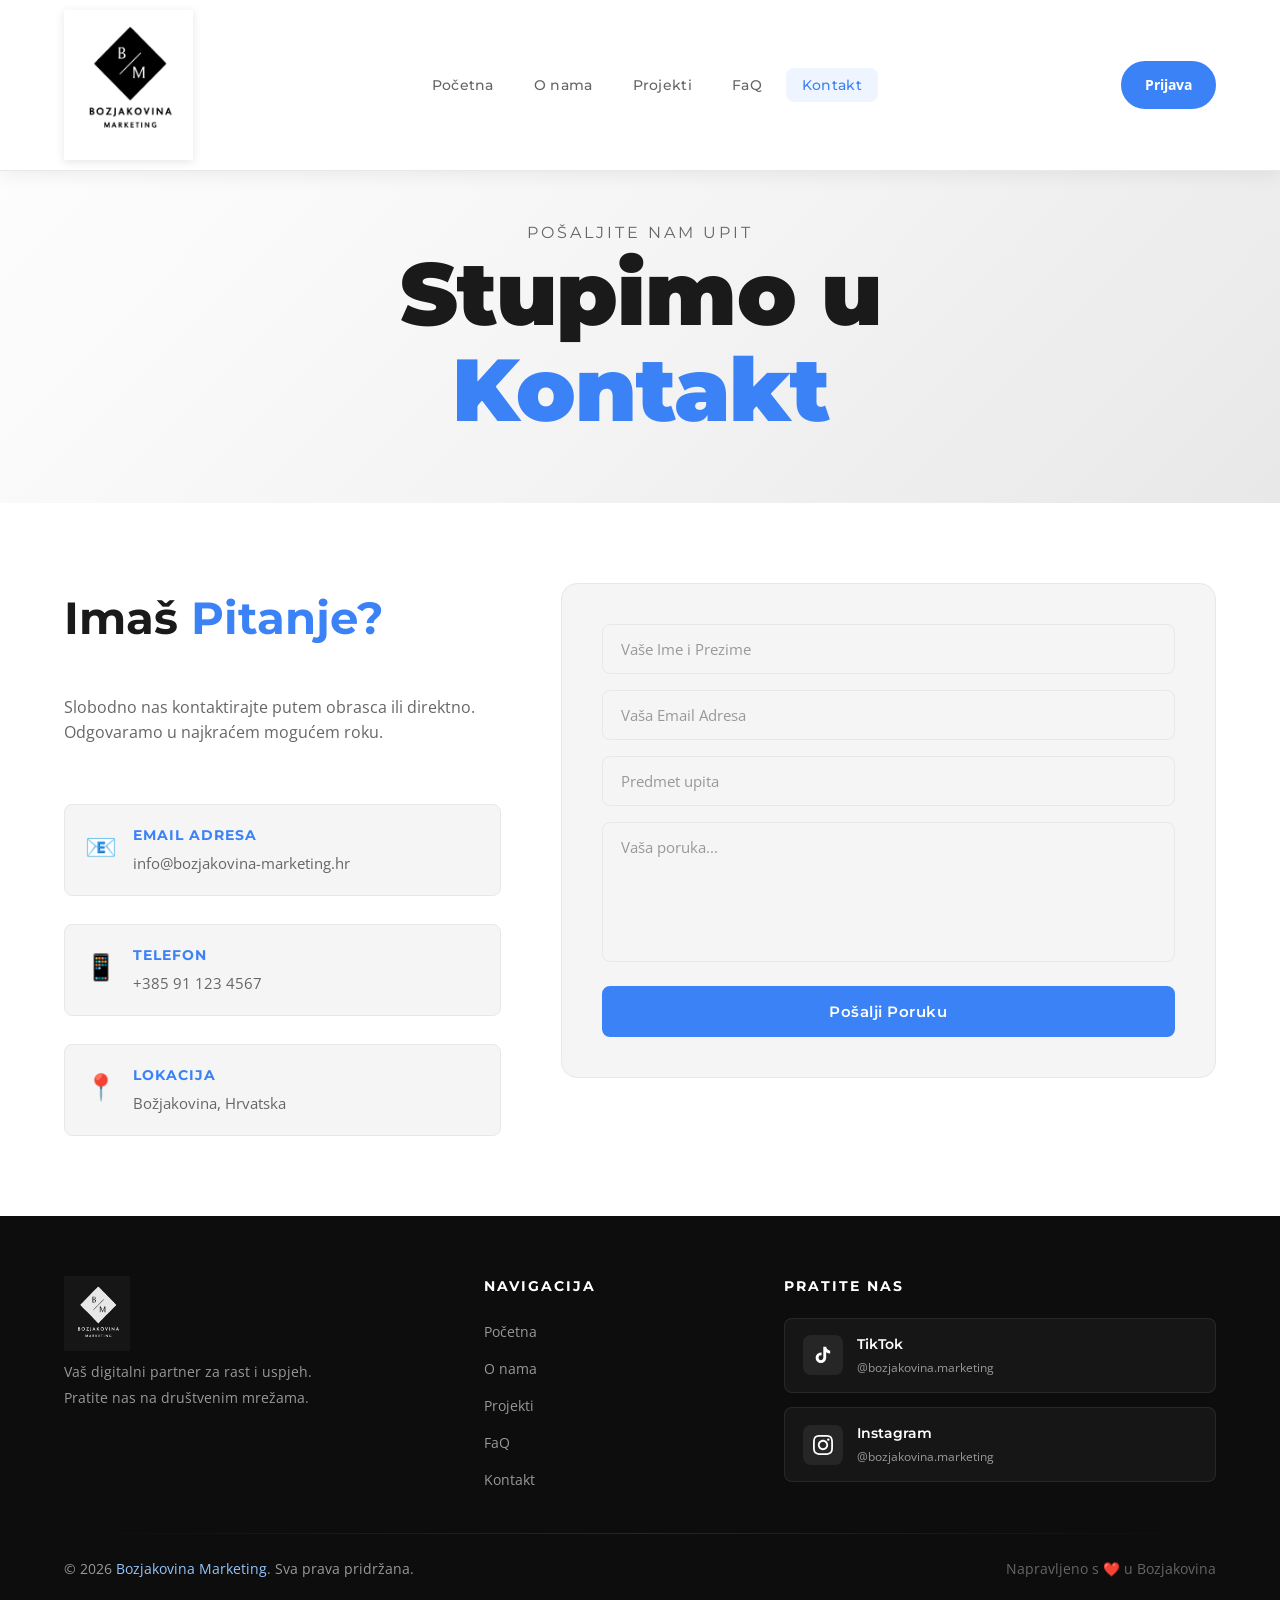
<file: HTML/kontakt.html>
<!DOCTYPE html>
<html lang="hr">
<head>
<title>Kontaktirajte Nas | Božjakovina Marketing – Započnimo Suradnju</title>
<meta name="description" content="Trebate pomoć s društvenim mrežama, video produkcijom ili marketingom? Javite nam se putem obrasca ili emaila. Tu smo da odgovorimo na sva vaša pitanja.">
<meta name="keywords" content="kontakt marketing, digitalna agencija kontakt, upit za marketing, Božjakovina marketing kontakt, besplatne konzultacije">
<meta name="author" content="Božjakovina Marketing">
<meta name="robots" content="index, follow">
<meta name="viewport" content="width=device-width, initial-scale=1.0">

<meta property="og:type" content="website">
<meta property="og:url" content="https://create-webstr.github.io/Bozjakovina-Marketing/kontakt.html">
<meta property="og:title" content="Pošaljite Upit | Božjakovina Marketing">
<meta property="og:description" content="Ispunite brzi obrazac i saznajte kako možemo pomoći vašem brendu da raste.">
<meta property="og:image" content="https://create-webstr.github.io/Bozjakovina-Marketing/logo.png">

<meta property="twitter:card" content="summary_large_image">
<meta property="twitter:title" content="Kontakt | Božjakovina Marketing">
<meta property="twitter:description" content="Imate pitanje? Pišite nam i započnimo digitalnu priču zajedno.">

<link rel="stylesheet" href="../style12.css">
<link href="https://fonts.googleapis.com/css2?family=Montserrat:wght@300;400;600;700;900&family=Open+Sans:wght@300;400;600;700&display=swap" rel="stylesheet">
<link rel="canonical" href="https://create-webstr.github.io/Bozjakovina-Marketing/" />
</head>
<body>

    <header class="header">
        <div class="header-container">
            <a href="../index.html" class="logo-wrapper">
                <img src="../SLIKE/logo.png" alt="Božjakovina Marketing Logo" class="logo">
            </a>

              <nav class="nav">
                <ul class="nav-list">
                    <li><a href="../index.html" class="nav-link">Početna</a></li>
                    <li><a href="Onama.html" class="nav-link">O nama</a></li>
                    <li><a href="projekti.html" class="nav-link">Projekti</a></li>
                    <li><a href="faq.html" class="nav-link">FaQ</a></li>
                    <li><a href="kontakt.html" class="nav-link active">Kontakt</a></li>
                    <li id="mobile-logout" style="display: none;"><a href="#" onclick="odjava(event)" class="nav-link" style="color: red; font-weight: bold;">Odjava</a></li>
                </ul>
            </nav>
        <div class="header-actions" id="auth-status">
    <a href="prijava.html" class="btn-prijava">Prijava</a>
        </div>
            <button class="mobile-menu-toggle" aria-label="Otvori izbornik">
                <span class="bar"></span>
                <span class="bar"></span>
                <span class="bar"></span>
            </button>
        </div>
    </header>

    <section class="hero" style="min-height: 35vh; padding-top: 180px;">
        <div class="hero-content">
            <span class="hero-subtitle">Pošaljite nam upit</span>
            <h1 class="hero-title">Stupimo u <span class="highlight">Kontakt</span></h1>
        </div>
    </section>

    <section class="kontakt section-container">
        <div class="kontakt-wrapper">
            
            <div class="kontakt-info">
                <h2 class="section-title" style="text-align: left;">Imaš <span class="highlight">Pitanje?</span></h2>
                <p style="margin-bottom: 30px; color: var(--siva-4);">Slobodno nas kontaktirajte putem obrasca ili direktno. Odgovaramo u najkraćem mogućem roku.</p>
                
                <div class="kontakt-item">
                    <span class="kontakt-icon">📧</span>
                    <div>
                        <strong>Email adresa</strong>
                        <p>info@bozjakovina-marketing.hr</p>
                    </div>
                </div>

                <div class="kontakt-item">
                    <span class="kontakt-icon">📱</span>
                    <div>
                        <strong>Telefon</strong>
                        <p>+385 91 123 4567</p>
                    </div>
                </div>

                <div class="kontakt-item">
                    <span class="kontakt-icon">📍</span>
                    <div>
                        <strong>Lokacija</strong>
                        <p>Božjakovina, Hrvatska</p>
                    </div>
                </div>
            </div>

           <div class="kontakt-forma-container" style="background: var(--svijetlo-siva); padding: 40px; border-radius: var(--border-radius-lg); border: 1px solid var(--siva-1);">
    <form action="#" class="kontakt-forma">
        <div class="forma-group">
            <input type="text" id="kontakt-ime" class="forma-input" placeholder="Vaše Ime i Prezime" required>
        </div>
        <div class="forma-group">
            <input type="email" id="kontakt-email" class="forma-input" placeholder="Vaša Email Adresa" required>
        </div>
        <div class="forma-group">
            <input type="text" class="forma-input" placeholder="Predmet upita">
        </div>
        <div class="forma-group">
            <textarea class="forma-textarea" placeholder="Vaša poruka..." required></textarea>
        </div>
        <button type="submit" class="btn btn-primary" style="width: 100%;">Pošalji Poruku</button>
    </form>
</div>

        </div>
    </section>

    <footer class="footer">
        <div class="footer-container">

            <div class="footer-top">
                <div class="footer-brand">
                    <img src="../SLIKE/LogoVectorCrno.svg" alt="Bozjakovina Marketing Logo" class="footer-logo">
                    <p class="footer-opis">
                        Vaš digitalni partner za rast i uspjeh. 
                        Pratite nas na društvenim mrežama.
                    </p>
                </div>

                <div class="footer-links">
                    <h4 class="footer-naslov">Navigacija</h4>
                    <ul>
                        <li><a href="../index.html">Početna</a></li>
                        <li><a href="Onama.html">O nama</a></li>
                        <li><a href="projekti.html">Projekti</a></li>
                        <li><a href="faq.html">FaQ</a></li>
                        <li><a href="kontakt.html">Kontakt</a></li>
                    </ul>
                </div>

                <div class="footer-social">
                    <h4 class="footer-naslov">Pratite nas</h4>
                    <div class="social-links">

                        <a href="https://www.tiktok.com/@bozjakovinamarket" 
                           target="_blank" 
                           class="social-card tiktok">
                            <div class="social-icon-wrapper">
                                <svg class="social-svg" viewBox="0 0 24 24" fill="currentColor">
                                    <path d="M19.59 6.69a4.83 4.83 0 01-3.77-4.25V2h-3.45v13.67a2.89 2.89 0 01-2.88 2.5 2.89 2.89 0 01-2.89-2.89 2.89 2.89 0 012.89-2.89c.28 0 .54.04.79.1V9.01a6.27 6.27 0 00-.79-.05 6.34 6.34 0 00-6.34 6.34 6.34 6.34 0 006.34 6.34 6.34 6.34 0 006.33-6.34V8.69a8.18 8.18 0 004.78 1.52V6.75a4.85 4.85 0 01-1.01-.06z"/>
                                </svg>
                            </div>
                            <div class="social-info">
                                <span class="social-name">TikTok</span>
                                <span class="social-handle">@bozjakovina.marketing</span>
                            </div>
                        </a>

                        <a href="https://www.instagram.com/bozjakovinamarketing" 
                           target="_blank" 
                           class="social-card instagram">
                            <div class="social-icon-wrapper">
                                <svg class="social-svg" viewBox="0 0 24 24" fill="currentColor">
                                    <path d="M12 2.163c3.204 0 3.584.012 4.85.07 3.252.148 4.771 1.691 4.919 4.919.058 1.265.069 1.645.069 4.849 0 3.205-.012 3.584-.069 4.849-.149 3.225-1.664 4.771-4.919 4.919-1.266.058-1.644.07-4.85.07-3.204 0-3.584-.012-4.849-.07-3.26-.149-4.771-1.699-4.919-4.92-.058-1.265-.07-1.644-.07-4.849 0-3.204.013-3.583.07-4.849.149-3.227 1.664-4.771 4.919-4.919 1.266-.057 1.645-.069 4.849-.069zm0-2.163c-3.259 0-3.667.014-4.947.072-4.358.2-6.78 2.618-6.98 6.98-.059 1.281-.073 1.689-.073 4.948 0 3.259.014 3.668.072 4.948.2 4.358 2.618 6.78 6.98 6.98 1.281.058 1.689.072 4.948.072 3.259 0 3.668-.014 4.948-.072 4.354-.2 6.782-2.618 6.979-6.98.059-1.28.073-1.689.073-4.948 0-3.259-.014-3.667-.072-4.947-.196-4.354-2.617-6.78-6.979-6.98-1.281-.059-1.69-.073-4.949-.073zm0 5.838c-3.403 0-6.162 2.759-6.162 6.162s2.759 6.163 6.162 6.163 6.162-2.759 6.162-6.163c0-3.403-2.759-6.162-6.162-6.162zm0 10.162c-2.209 0-4-1.79-4-4 0-2.209 1.791-4 4-4s4 1.791 4 4c0 2.21-1.791 4-4 4zm6.406-11.845c-.796 0-1.441.645-1.441 1.44s.645 1.44 1.441 1.44c.795 0 1.439-.645 1.439-1.44s-.644-1.44-1.439-1.44z"/>
                                </svg>
                            </div>
                            <div class="social-info">
                                <span class="social-name">Instagram</span>
                                <span class="social-handle">@bozjakovina.marketing</span>
                            </div>
                        </a>

                    </div>
                </div>
            </div>

            <div class="footer-bottom">
                <div class="footer-divider"></div>
                <div class="footer-bottom-content">
                    <p class="footer-copyright">
                        &copy; 2026 <span class="highlight">Bozjakovina Marketing</span>. Sva prava pridržana.
                    </p>
                    <p class="footer-made">Napravljeno s ❤️ u Bozjakovina</p>
                </div>
            </div>

        </div>
    </footer>

   <script>
        const menuToggle = document.querySelector('.mobile-menu-toggle');
        const navList = document.querySelector('.nav-list');

        menuToggle.addEventListener('click', () => {
            menuToggle.classList.toggle('active');
            navList.classList.toggle('active');
        });

        document.querySelectorAll('.nav-link').forEach(link => {
            link.addEventListener('click', () => {
                menuToggle.classList.remove('active');
                navList.classList.remove('active');
            });
        });

       function prilagodiOdjavu() {
    const spremljenoIme = localStorage.getItem('korisnikIme');
    const authStatus = document.getElementById('auth-status');
    const mobileLogout = document.getElementById('mobile-logout');

    if (spremljenoIme) {
        if (window.innerWidth <= 768) {
            if (authStatus) authStatus.innerHTML = `<span style="font-weight:700; color: #333;">Bok, ${spremljenoIme}</span>`;
            if (mobileLogout) mobileLogout.style.display = 'block';
        } else {
            
            if (authStatus) {
                authStatus.innerHTML = `
                    <span style="margin-right:15px; font-weight:700; color: #333;">Bok, ${spremljenoIme}</span>
                    <a href="#" onclick="odjava(event)" style="color:red; font-size:0.8rem; font-weight:bold; text-decoration:none;">Odjava</a>
                `;
            }
            if (mobileLogout) mobileLogout.style.display = 'none';
        }
    }
}

window.addEventListener('load', prilagodiOdjavu);

window.addEventListener('resize', prilagodiOdjavu);


function odjava(event) {
    if(event) event.preventDefault();
    localStorage.removeItem('korisnikIme');
    location.reload();
}
        // Funkcija za odjavu
        function odjava(event) {
            if(event) event.preventDefault(); 
            localStorage.removeItem('korisnikIme'); 
            location.reload(); 
            
        }
    </script>

    <script>
    window.addEventListener('load', function() {
        // Povuci podatke iz memorije (localStorage)
        const spremljenoIme = localStorage.getItem('korisnikIme');
        const spremljeniEmail = localStorage.getItem('korisnikEmail');

        // Pronađi tvoja nova polja preko ID-a
        const poljeIme = document.getElementById('kontakt-ime');
        const poljeEmail = document.getElementById('kontakt-email');

        // Ako korisnik postoji u memoriji, upiši podatke u formu
        if (spremljenoIme && poljeIme) {
            poljeIme.value = spremljenoIme;
        }

        if (spremljeniEmail && poljeEmail) {
            poljeEmail.value = spremljeniEmail;
        }
    });
</script>

<script>
    window.addEventListener('load', function() {
    // 1. POVLAČENJE PODATAKA IZ MEMORIJE
    const spremljenoIme = localStorage.getItem('korisnikIme');
    const spremljeniEmail = localStorage.getItem('korisnikEmail');

    // 2. ELEMENTI ZA POPUNJAVANJE FORME
    const poljeIme = document.getElementById('kontakt-ime');
    const poljeEmail = document.getElementById('kontakt-email');

    // 3. ELEMENT ZA HEADER (DESKTOP ODJAVA)
    const authStatus = document.getElementById('auth-status');
    const mobileLogout = document.getElementById('mobile-logout');

    // --- LOGIKA ZA POPUNJAVANJE FORME ---
    if (spremljenoIme && poljeIme) {
        poljeIme.value = spremljenoIme;
    }
    if (spremljeniEmail && poljeEmail) {
        poljeEmail.value = spremljeniEmail;
    }

    // --- LOGIKA ZA ODJAVU (Da ne nestane gumb) ---
    if (spremljenoIme) {
        if (window.innerWidth <= 768) {
            // Mobitel: Ime gore, odjava u hamburgeru
            if (authStatus) authStatus.innerHTML = `<span style="font-weight:700; color: #333;">Bok, ${spremljenoIme}</span>`;
            if (mobileLogout) mobileLogout.style.display = 'block';
        } else {
            // Desktop: Ime + crveni gumb Odjava
            if (authStatus) {
                authStatus.innerHTML = `
                    <span style="margin-right:15px; font-weight:700; color: #333;">Bok, ${spremljenoIme}</span>
                    <a href="#" onclick="odjava(event)" style="color:red; font-size:0.8rem; font-weight:bold; text-decoration:none;">Odjava</a>
                `;
            }
            if (mobileLogout) mobileLogout.style.display = 'none';
        }
    }
});

// Funkcija za odjavu (mora biti dostupna na stranici)
function odjava(event) {
    if(event) event.preventDefault();
    localStorage.removeItem('korisnikIme');
    localStorage.removeItem('korisnikEmail');
    location.reload();
}
</script>
    
</body>
</html>
</file>
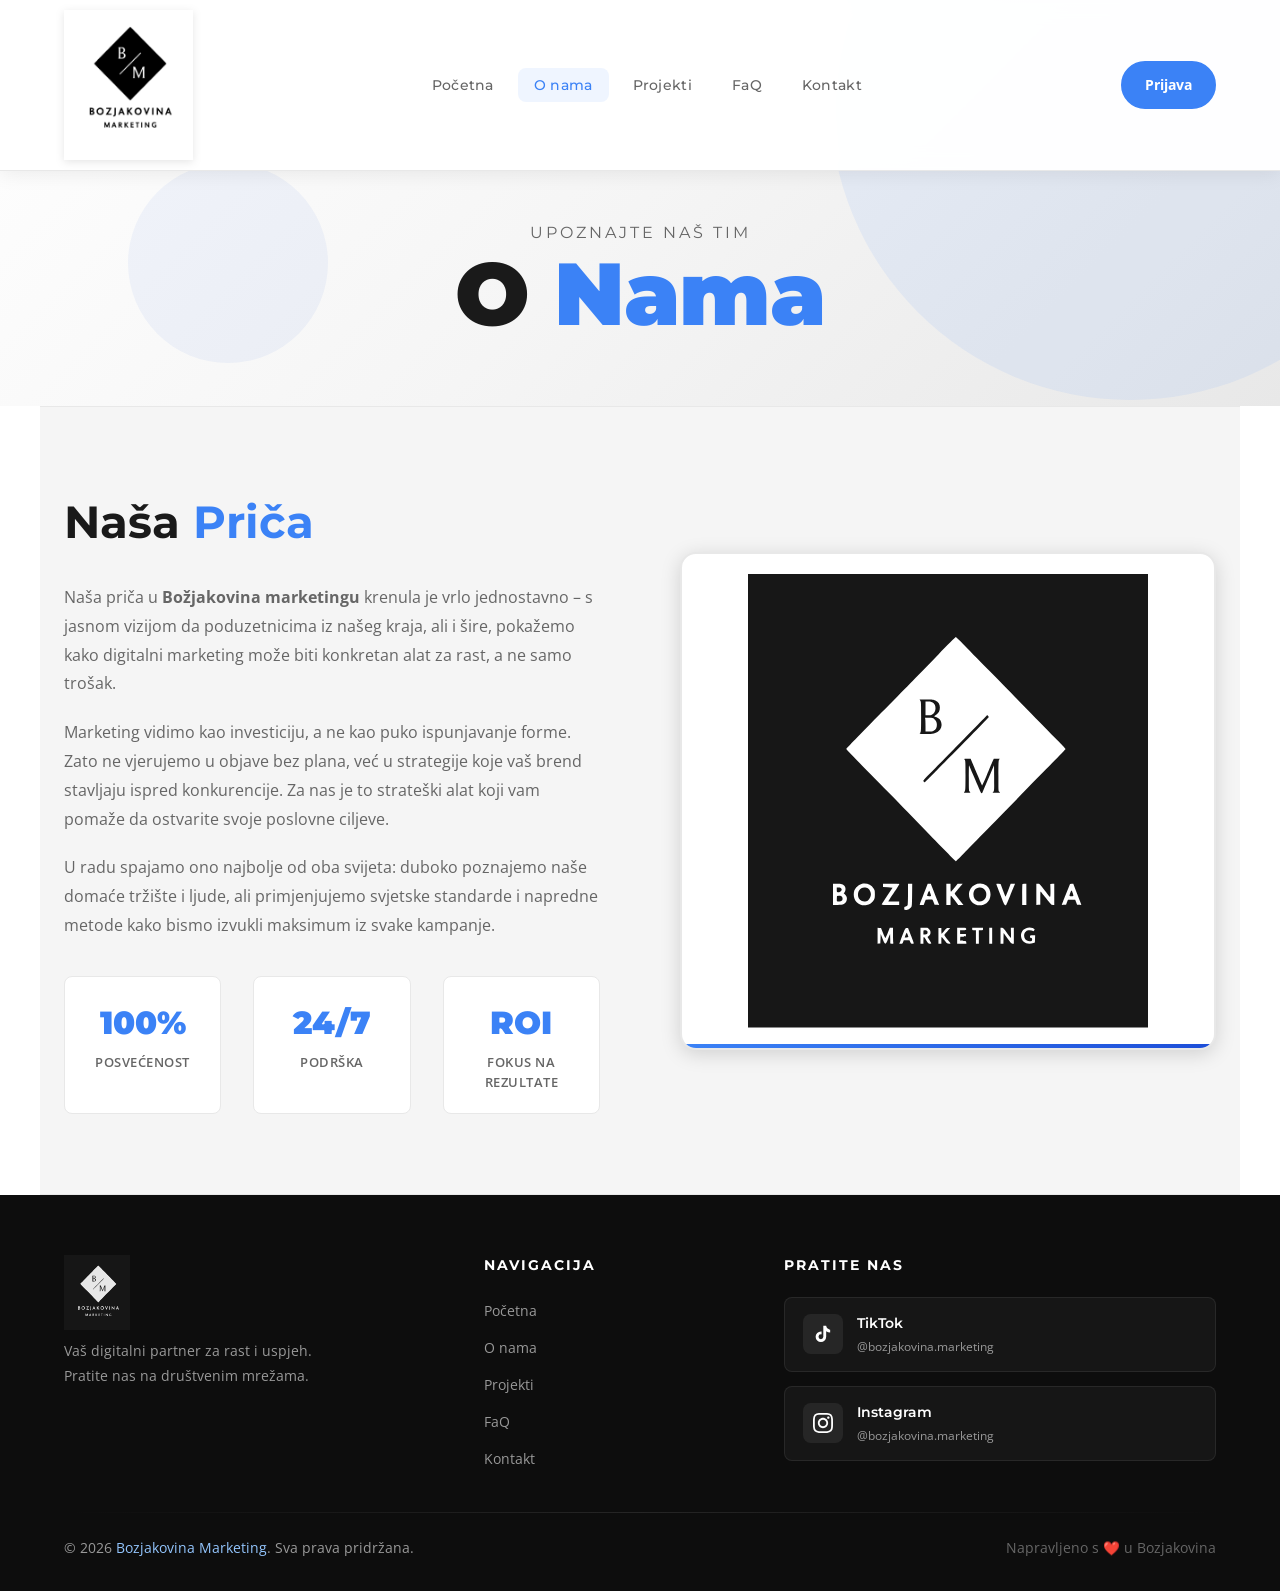
<file: HTML/Onama.html>
<!DOCTYPE html>
<html lang="hr">
<head>
<title>O nama | Božjakovina Marketing – Naša Priča i Tim</title>
<meta name="description" content="Upoznajte tim koji stoji iza Božjakovina Marketinga. Saznajte našu viziju, misiju i kako pomažemo brendovima da ostvare svoj puni potencijal u digitalnom svijetu.">
<meta name="keywords" content="o nama, marketinška agencija tim, Božjakovina Marketing vizija, digitalni stručnjaci, marketing iskustvo">
<meta name="author" content="Božjakovina Marketing">
<meta name="robots" content="index, follow">
<meta name="viewport" content="width=device-width, initial-scale=1.0">

<meta property="og:type" content="website">
<meta property="og:url" content="https://create-webstr.github.io/Bozjakovina-Marketing/Onama.html">
<meta property="og:title" content="Upoznajte Božjakovina Marketing Tim">
<meta property="og:description" content="Saznajte tko smo, što radimo i zašto strastveno gradimo digitalne priče za naše klijente.">
<meta property="og:image" content="https://create-webstr.github.io/Bozjakovina-Marketing/logo.png">

<meta property="twitter:card" content="summary_large_image">
<meta property="twitter:title" content="O nama | Božjakovina Marketing">
<meta property="twitter:description" content="Naša misija je vaš digitalni uspjeh. Upoznajte nas!">

<link rel="stylesheet" href="../style12.css">
<link href="https://fonts.googleapis.com/css2?family=Montserrat:wght@300;400;600;700;900&family=Open+Sans:wght@300;400;600;700&display=swap" rel="stylesheet">
<link rel="canonical" href="https://create-webstr.github.io/Bozjakovina-Marketing/" />
</head>
<body>

    <header class="header">
        <div class="header-container">
            <a href="../index.html" class="logo-wrapper">
                <img src="../SLIKE/logo.png" alt="Božjakovina Marketing Logo" class="logo">
            </a>

           <nav class="nav">
                <ul class="nav-list">
                    <li><a href="../index.html" class="nav-link">Početna</a></li>
                    <li><a href="Onama.html" class="nav-link active">O nama</a></li>
                    <li><a href="projekti.html" class="nav-link">Projekti</a></li>
                    <li><a href="faq.html" class="nav-link">FaQ</a></li>
                    <li><a href="kontakt.html" class="nav-link">Kontakt</a></li>
                    <li id="mobile-logout" style="display: none;"><a href="#" onclick="odjava(event)" class="nav-link" style="color: red; font-weight: bold;">Odjava</a></li>
                </ul>
            </nav>
         <div class="header-actions" id="auth-status">
    <a href="prijava.html" class="btn-prijava">Prijava</a>
    </div>
            <button class="mobile-menu-toggle" aria-label="Otvori izbornik">
    <span class="bar"></span>
    <span class="bar"></span>
    <span class="bar"></span>
    </button>
        </div>
    </header>

    <section class="hero" style="min-height: 40vh; padding-top: 180px;">
        <div class="hero-content">
            <span class="hero-subtitle">Upoznajte naš tim</span>
            <h1 class="hero-title">O <span class="highlight">Nama</span></h1>
        </div>
        <div class="hero-decoration">
            <div class="circle circle-1"></div>
            <div class="circle circle-3"></div>
        </div>
    </section>

    <section id="o-nama-detalji" class="o-nama section-container">
        <div class="o-nama-content">
            
            <div class="o-nama-text">
                <h2 class="section-title" style="text-align: left;">Naša <span class="highlight">Priča</span></h2>
                
                <p>
                    Naša priča u <strong>Božjakovina marketingu</strong> krenula je vrlo jednostavno – s jasnom vizijom da poduzetnicima iz našeg kraja, ali i šire, pokažemo kako digitalni marketing može biti konkretan alat za rast, a ne samo trošak.
                </p>
                
                <p>
                    Marketing vidimo kao investiciju, a ne kao puko ispunjavanje forme. Zato ne vjerujemo u objave bez plana, već u strategije koje vaš brend stavljaju ispred konkurencije. Za nas je to strateški alat koji vam pomaže da ostvarite svoje poslovne ciljeve.
                </p>
                
                <p>
                    U radu spajamo ono najbolje od oba svijeta: duboko poznajemo naše domaće tržište i ljude, ali primjenjujemo svjetske standarde i napredne metode kako bismo izvukli maksimum iz svake kampanje.
                </p>

                <div class="statistike">
                    <div class="stat">
                        <span class="stat-broj">100%</span>
                        <span class="stat-tekst">Posvećenost</span>
                    </div>
                    <div class="stat">
                        <span class="stat-broj">24/7</span>
                        <span class="stat-tekst">Podrška</span>
                    </div>
                    <div class="stat">
                        <span class="stat-broj">ROI</span>
                        <span class="stat-tekst">Fokus na rezultate</span>
                    </div>
                </div>
            </div>

            <div class="visual-box">
                <img src="../SLIKE/LogoVectorCrno.svg" alt="Božjakovina Marketing" class="visual-logo">
            </div>

        </div>
    </section>


    <footer class="footer">
        <div class="footer-container">

            <div class="footer-top">
      
                <div class="footer-brand">
                    <img src="../SLIKE/LogoVectorCrno.svg" alt="Bozjakovina Marketing Logo" class="footer-logo">
                    <p class="footer-opis">
                        Vaš digitalni partner za rast i uspjeh. 
                        Pratite nas na društvenim mrežama.
                    </p>
                </div>

        
                <div class="footer-links">
                    <h4 class="footer-naslov">Navigacija</h4>
                    <ul>
                        <li><a href="../index.html">Početna</a></li>
                        <li><a href="Onama.html">O nama</a></li>
                        <li><a href="projekti.html">Projekti</a></li>
                        <li><a href="faq.html">FaQ</a></li>
                        <li><a href="kontakt.html">Kontakt</a></li>
                    </ul>
                </div>

       
                <div class="footer-social">
                    <h4 class="footer-naslov">Pratite nas</h4>
                    <div class="social-links">

                
                        <a href="https://www.tiktok.com/@bozjakovinamarket" 
                           target="_blank" 
                           class="social-card tiktok">
                            <div class="social-icon-wrapper">
                                <svg class="social-svg" viewBox="0 0 24 24" fill="currentColor">
                                    <path d="M19.59 6.69a4.83 4.83 0 01-3.77-4.25V2h-3.45v13.67a2.89 2.89 0 01-2.88 2.5 2.89 2.89 0 01-2.89-2.89 2.89 2.89 0 012.89-2.89c.28 0 .54.04.79.1V9.01a6.27 6.27 0 00-.79-.05 6.34 6.34 0 00-6.34 6.34 6.34 6.34 0 006.34 6.34 6.34 6.34 0 006.33-6.34V8.69a8.18 8.18 0 004.78 1.52V6.75a4.85 4.85 0 01-1.01-.06z"/>
                                </svg>
                            </div>
                            <div class="social-info">
                                <span class="social-name">TikTok</span>
                                <span class="social-handle">@bozjakovina.marketing</span>
                            </div>
                        </a>

                        <a href="https://www.instagram.com/bozjakovinamarketing" 
                           target="_blank" 
                           class="social-card instagram">
                            <div class="social-icon-wrapper">
                                <svg class="social-svg" viewBox="0 0 24 24" fill="currentColor">
                                    <path d="M12 2.163c3.204 0 3.584.012 4.85.07 3.252.148 4.771 1.691 4.919 4.919.058 1.265.069 1.645.069 4.849 0 3.205-.012 3.584-.069 4.849-.149 3.225-1.664 4.771-4.919 4.919-1.266.058-1.644.07-4.85.07-3.204 0-3.584-.012-4.849-.07-3.26-.149-4.771-1.699-4.919-4.92-.058-1.265-.07-1.644-.07-4.849 0-3.204.013-3.583.07-4.849.149-3.227 1.664-4.771 4.919-4.919 1.266-.057 1.645-.069 4.849-.069zm0-2.163c-3.259 0-3.667.014-4.947.072-4.358.2-6.78 2.618-6.98 6.98-.059 1.281-.073 1.689-.073 4.948 0 3.259.014 3.668.072 4.948.2 4.358 2.618 6.78 6.98 6.98 1.281.058 1.689.072 4.948.072 3.259 0 3.668-.014 4.948-.072 4.354-.2 6.782-2.618 6.979-6.98.059-1.28.073-1.689.073-4.948 0-3.259-.014-3.667-.072-4.947-.196-4.354-2.617-6.78-6.979-6.98-1.281-.059-1.69-.073-4.949-.073zm0 5.838c-3.403 0-6.162 2.759-6.162 6.162s2.759 6.163 6.162 6.163 6.162-2.759 6.162-6.163c0-3.403-2.759-6.162-6.162-6.162zm0 10.162c-2.209 0-4-1.79-4-4 0-2.209 1.791-4 4-4s4 1.791 4 4c0 2.21-1.791 4-4 4zm6.406-11.845c-.796 0-1.441.645-1.441 1.44s.645 1.44 1.441 1.44c.795 0 1.439-.645 1.439-1.44s-.644-1.44-1.439-1.44z"/>
                                </svg>
                            </div>
                            <div class="social-info">
                                <span class="social-name">Instagram</span>
                                <span class="social-handle">@bozjakovina.marketing</span>
                            </div>
                        </a>

                    </div>
                </div>
            </div>

            <div class="footer-bottom">
                <div class="footer-divider"></div>
                <div class="footer-bottom-content">
                    <p class="footer-copyright">
                        &copy; 2026 <span class="highlight">Bozjakovina Marketing</span>. Sva prava pridržana.
                    </p>
                    <p class="footer-made">Napravljeno s ❤️ u Bozjakovina</p>
                </div>
            </div>

        </div>
    </footer>
<script>

        const menuToggle = document.querySelector('.mobile-menu-toggle');
        const navList = document.querySelector('.nav-list');

        menuToggle.addEventListener('click', () => {
            menuToggle.classList.toggle('active');
            navList.classList.toggle('active');
        });

        document.querySelectorAll('.nav-link').forEach(link => {
            link.addEventListener('click', () => {
                menuToggle.classList.remove('active');
                navList.classList.remove('active');
            });
        });

       function prilagodiOdjavu() {
    const spremljenoIme = localStorage.getItem('korisnikIme');
    const authStatus = document.getElementById('auth-status');
    const mobileLogout = document.getElementById('mobile-logout');

    if (spremljenoIme) {
        if (window.innerWidth <= 768) {

            if (authStatus) authStatus.innerHTML = `<span style="font-weight:700; color: #333;">Bok, ${spremljenoIme}</span>`;
            if (mobileLogout) mobileLogout.style.display = 'block';
        } else {

            if (authStatus) {
                authStatus.innerHTML = `
                    <span style="margin-right:15px; font-weight:700; color: #333;">Bok, ${spremljenoIme}</span>
                    <a href="#" onclick="odjava(event)" style="color:red; font-size:0.8rem; font-weight:bold; text-decoration:none;">Odjava</a>
                `;
            }
            if (mobileLogout) mobileLogout.style.display = 'none';
        }
    }
}


window.addEventListener('load', prilagodiOdjavu);

window.addEventListener('resize', prilagodiOdjavu);

function odjava(event) {
    if(event) event.preventDefault();
    localStorage.removeItem('korisnikIme');
    location.reload();
}

        function odjava(event) {
            if(event) event.preventDefault(); 
            localStorage.removeItem('korisnikIme'); 
            location.reload(); 
        }
    </script>
</body>
</html>
</file>
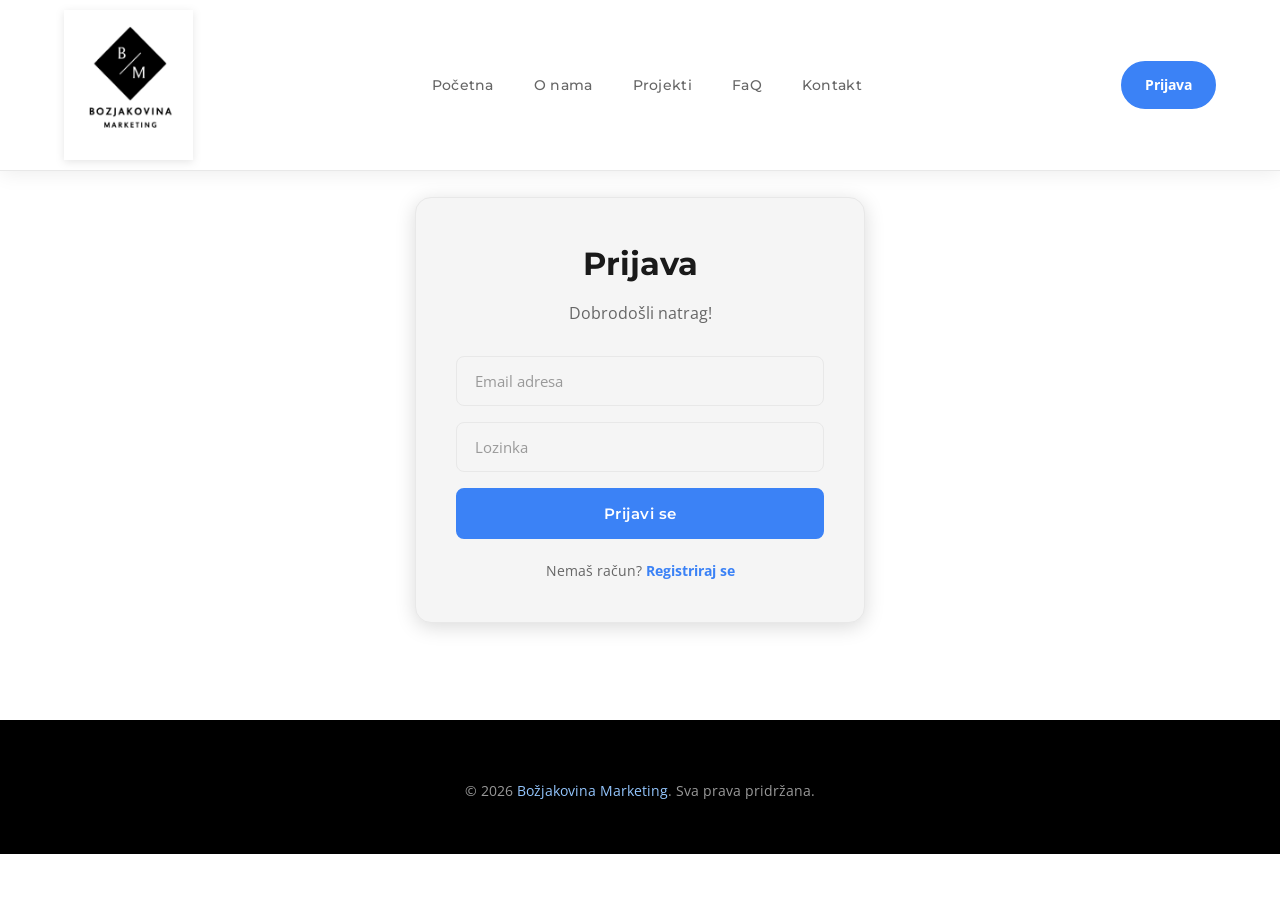
<file: HTML/prijava.html>
<!DOCTYPE html>
<html lang="hr">
<head>
<title>Prijava | Božjakovina Marketing</title>
<meta name="description" content="Prijavite se u svoj korisnički račun na Božjakovina Marketing platformi.">
<meta name="robots" content="noindex, nofollow"> <meta property="og:type" content="website">
<meta property="og:url" content="https://create-webstr.github.io/Bozjakovina-Marketing/prijava.html">
<meta property="og:title" content="Prijava korisnika | Božjakovina Marketing">
<meta property="og:description" content="Prijavite se i pristupite svojim podacima.">
<meta property="og:image" content="https://create-webstr.github.io/Bozjakovina-Marketing/logo.png">
<meta name="viewport" content="width=device-width, initial-scale=1.0">

<link rel="stylesheet" href="../style12.css">
<link href="https://fonts.googleapis.com/css2?family=Montserrat:wght@300;400;600;700;900&family=Open+Sans:wght@300;400;600;700&display=swap" rel="stylesheet">
    <style>
        .auth-section {
            min-height: 80vh;
            display: flex;
            align-items: center;
            justify-content: center;
            padding-top: 180px; 
            padding-bottom: 80px;
        }
        .auth-container {
            width: 100%;
            max-width: 450px;
            background: var(--svijetlo-siva);
            padding: 40px;
            border-radius: var(--border-radius-lg);
            border: 1px solid var(--siva-1);
            box-shadow: var(--shadow);
        }
        .auth-toggle-text {
            text-align: center;
            margin-top: 20px;
            font-size: 0.9rem;
            color: var(--siva-4);
        }
        .auth-toggle-text a {
            color: var(--plava);
            font-weight: 700;
            text-decoration: none;
            cursor: pointer;
        }
        .auth-toggle-text a:hover {
            text-decoration: underline;
        }
        #register-form {
            display: none;
        }
        .footer {
    background-color: #000000; 
    color: #ffffff;          
    padding: 60px 0 20px;    
}
    
    </style>
</head>
<body class="pocetna-stranica"> 
    <header class="header">
        <div class="header-container">
            <a href="../index.html" class="logo-wrapper">
                <img src="../SLIKE/logo.png" alt="Božjakovina Marketing Logo" class="logo">
            </a>

            <nav class="nav">
                <ul class="nav-list">
                    <li><a href="../index.html" class="nav-link">Početna</a></li>
                    <li><a href="Onama.html" class="nav-link">O nama</a></li>
                    <li><a href="projekti.html" class="nav-link">Projekti</a></li>
                    <li><a href="faq.html" class="nav-link">FaQ</a>
                    <li><a href="kontakt.html" class="nav-link">Kontakt</a>
                </ul>
            </nav>
            <div class="header-actions" id="auth-status">
                <a href="prijava.html" class="btn-prijava">Prijava</a>
            </div>
            <button class="mobile-menu-toggle" aria-label="Otvori izbornik">
                <span class="bar"></span>
                <span class="bar"></span>
                <span class="bar"></span>
            </button>
        </div>
    </header>

    <main class="auth-section section-container">
        <div class="auth-container">
            
            <div id="login-form">
                <h2 class="section-title" style="font-size: 2rem;">Prijava</h2>
                <p style="text-align: center; margin-bottom: 30px; color: var(--siva-4);">Dobrodošli natrag!</p>
                
                <form class="kontakt-forma">
                    <div class="forma-group">
                        <input type="email" class="forma-input" placeholder="Email adresa" required>
                    </div>
                    <div class="forma-group">
                        <input type="password" class="forma-input" placeholder="Lozinka" required>
                    </div>
                    <button type="submit" class="btn btn-primary" style="width: 100%;">Prijavi se</button>
                </form>
                
                <p class="auth-toggle-text">
                    Nemaš račun? <a onclick="toggleAuth()">Registriraj se</a>
                </p>
            </div>

            <div id="register-form">
                <h2 class="section-title" style="font-size: 2rem;">Registracija</h2>
                <p style="text-align: center; margin-bottom: 30px; color: var(--siva-4);">Postani dio naše zajednice.</p>
                
                <form class="kontakt-forma">
                    <div class="forma-group">
                        <input type="text" class="forma-input" placeholder="Ime i prezime" required>
                    </div>
                    <div class="forma-group">
                        <input type="email" class="forma-input" placeholder="Email adresa" required>
                    </div>
                    <div class="forma-group">
                        <input type="password" class="forma-input" placeholder="Smislite lozinku" required>
                    </div>
                    <button type="submit" class="btn btn-primary" style="width: 100%;">Kreiraj račun</button>
                </form>
                
                <p class="auth-toggle-text">
                    Već imaš račun? <a onclick="toggleAuth()">Prijavi se</a>
                </p>
            </div>

        </div>
    </main>

    <footer class="footer">
        <div class="footer-container">
            <div class="footer-bottom">
                <p class="footer-copyright" style="text-align: center; width: 100%;">
                    © 2026 <span class="highlight">Božjakovina Marketing</span>. Sva prava pridržana.
                </p>
            </div>
        </div>
    </footer>

    <script>

        const SHEETDB_URL = "https://sheetdb.io/api/v1/ju7fsajt596m3";

  
        function toggleAuth() {
            const login = document.getElementById('login-form');
            const register = document.getElementById('register-form');
            if (login.style.display === 'none') {
                login.style.display = 'block';
                register.style.display = 'none';
            } else {
                login.style.display = 'none';
                register.style.display = 'block';
            }
        }

        const regForm = document.querySelector('#register-form form');
        regForm.addEventListener('submit', function(e) {
            e.preventDefault();
            const ime = regForm.querySelector('input[type="text"]').value;
            const email = regForm.querySelector('input[type="email"]').value;
            const lozinka = regForm.querySelector('input[type="password"]').value;

            fetch(SHEETDB_URL, {
                method: 'POST',
                headers: { 'Content-Type': 'application/json' },
                body: JSON.stringify({ data: [{ ime, email, lozinka }] })
            })
            .then(res => res.json())
            .then(data => {
                alert("Registracija uspješna! Sad se prijavi.");
                toggleAuth();
                regForm.reset();
            })
            .catch(err => alert("Greška: " + err));
        });


        const logForm = document.querySelector('#login-form form');
        logForm.addEventListener('submit', function(e) {
            e.preventDefault();
            const emailIn = logForm.querySelector('input[type="email"]').value;
            const lozinkaIn = logForm.querySelector('input[type="password"]').value;

            fetch(SHEETDB_URL + "/search?email=" + emailIn)
            .then(res => res.json())
            .then(data => {
                if (data.length > 0 && data[0].lozinka === lozinkaIn) {
                    localStorage.setItem('korisnikIme', data[0].ime);
                    localStorage.setItem('korisnikEmail', emailIn);
                    window.location.href = "../index.html";
                } else {
                    alert("Krivi podaci za prijavu.");
                }
            });
        });

        window.onload = function() {
            const spremljenoIme = localStorage.getItem('korisnikIme');
            const authStatus = document.getElementById('auth-status');
            if (spremljenoIme && authStatus) {
                authStatus.innerHTML = `<span style="margin-right:10px; font-weight:700;">Bok, ${spremljenoIme}</span> <a href="#" onclick="odjava()" style="color:red; font-size:0.8rem;">Odjava</a>`;
            }
        };

        function odjava() {
            localStorage.removeItem('korisnikIme');
            location.reload();
        }

        
        const menuToggle = document.querySelector('.mobile-menu-toggle');
        const navList = document.querySelector('.nav-list');
        menuToggle.addEventListener('click', () => {
            menuToggle.classList.toggle('active');
            navList.classList.toggle('active');
        });
    </script>
</body>
</html>
</file>
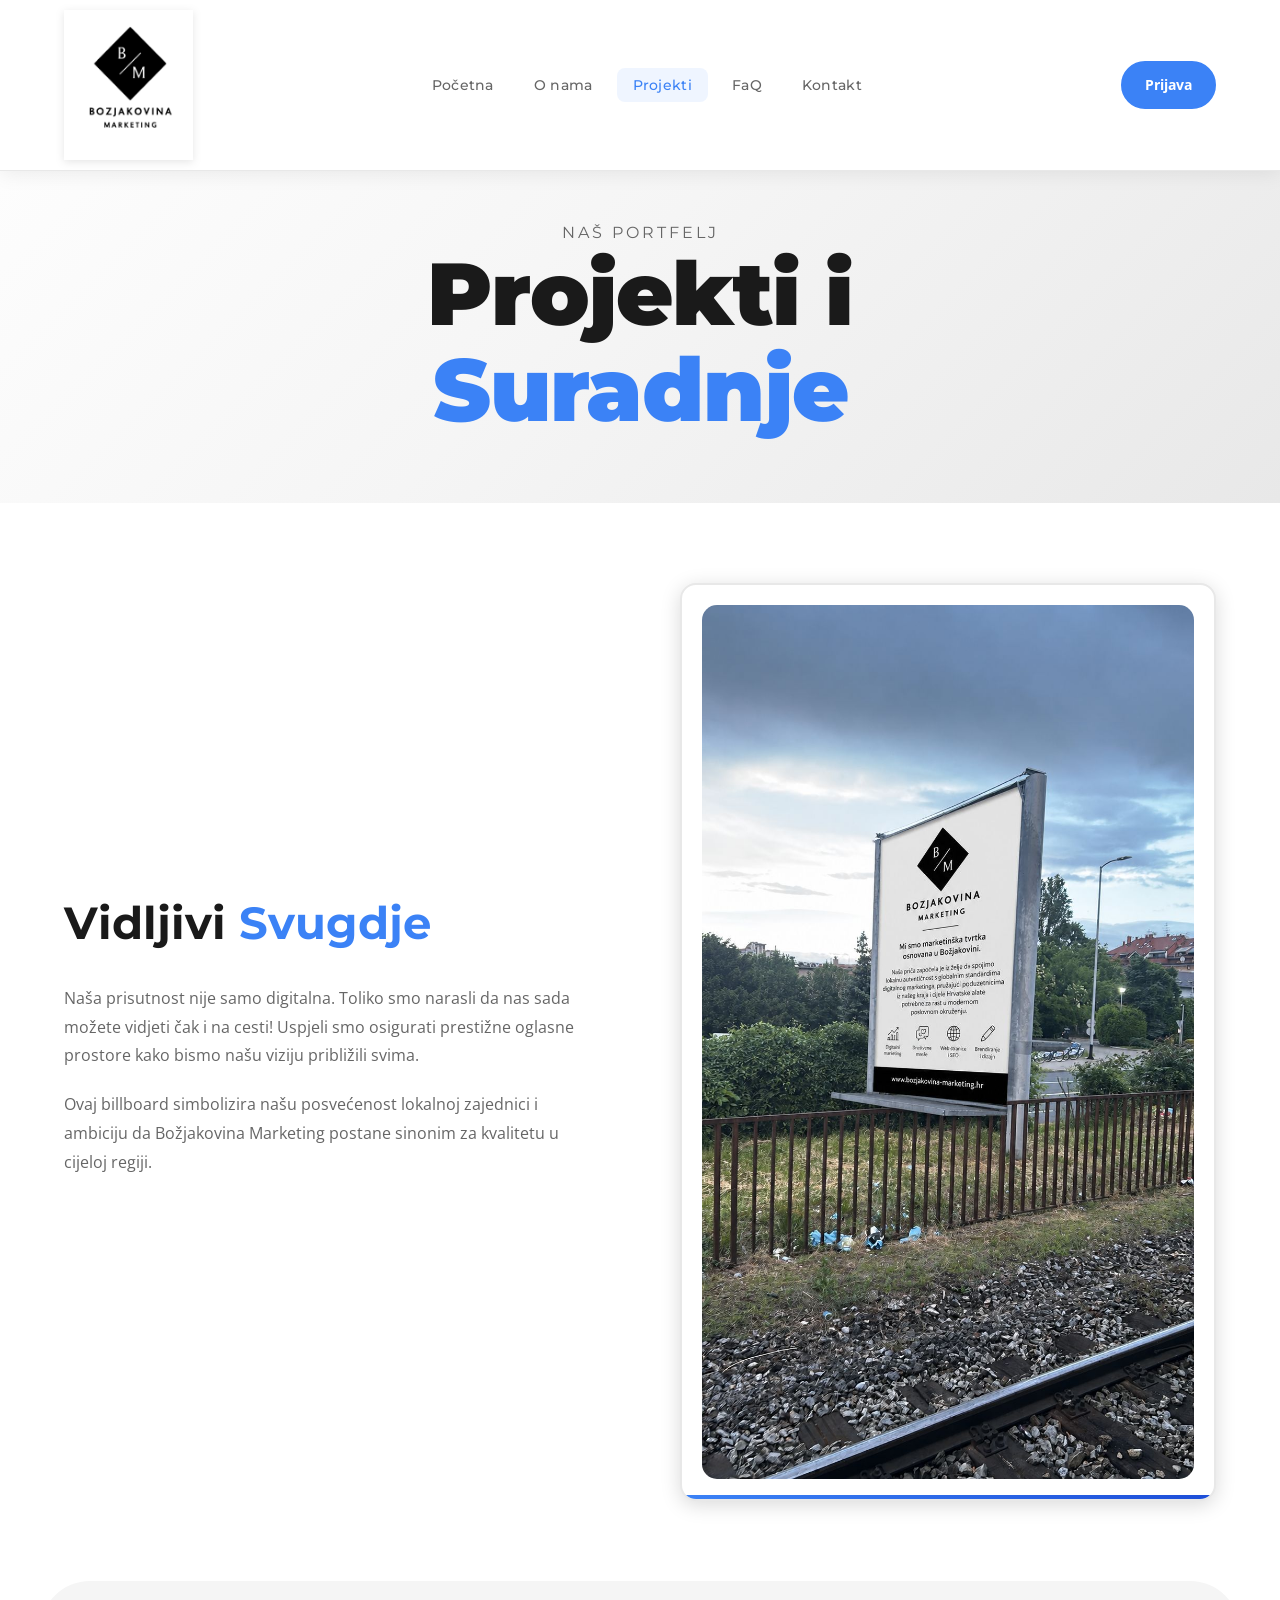
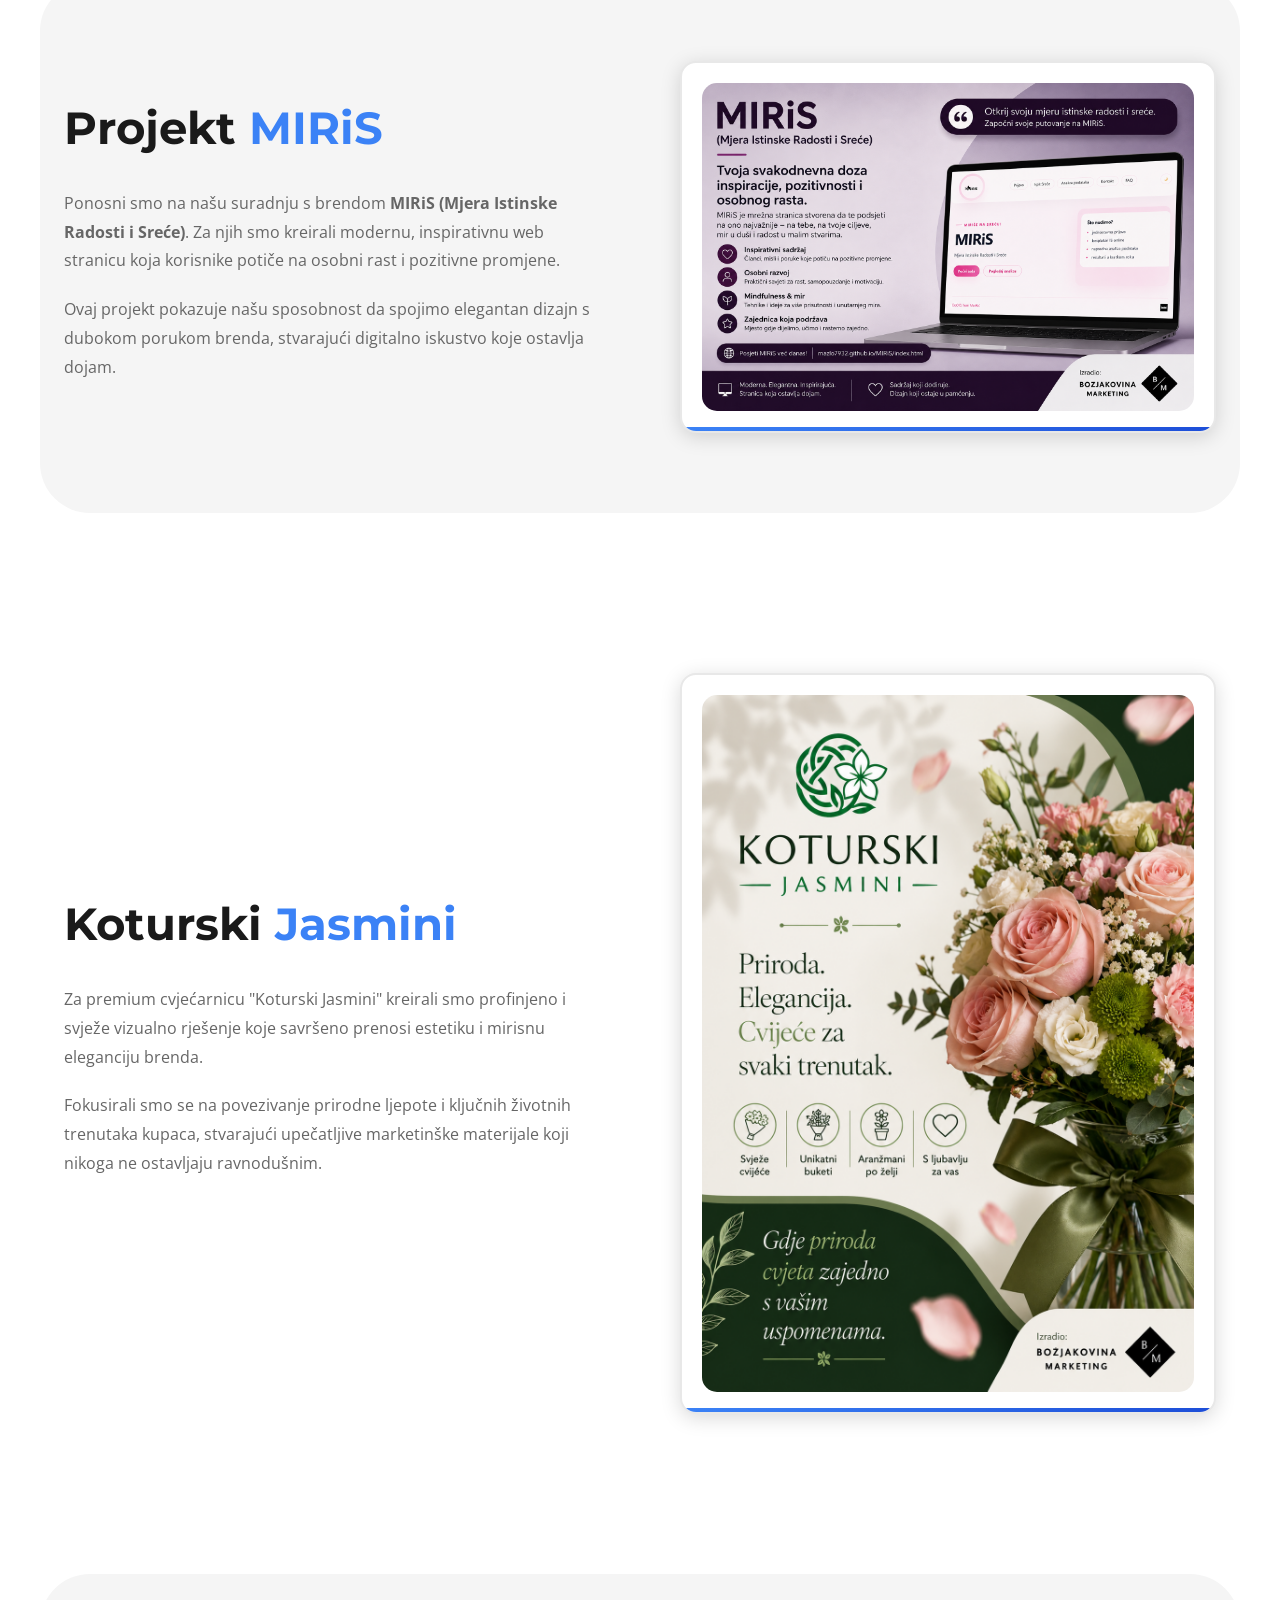
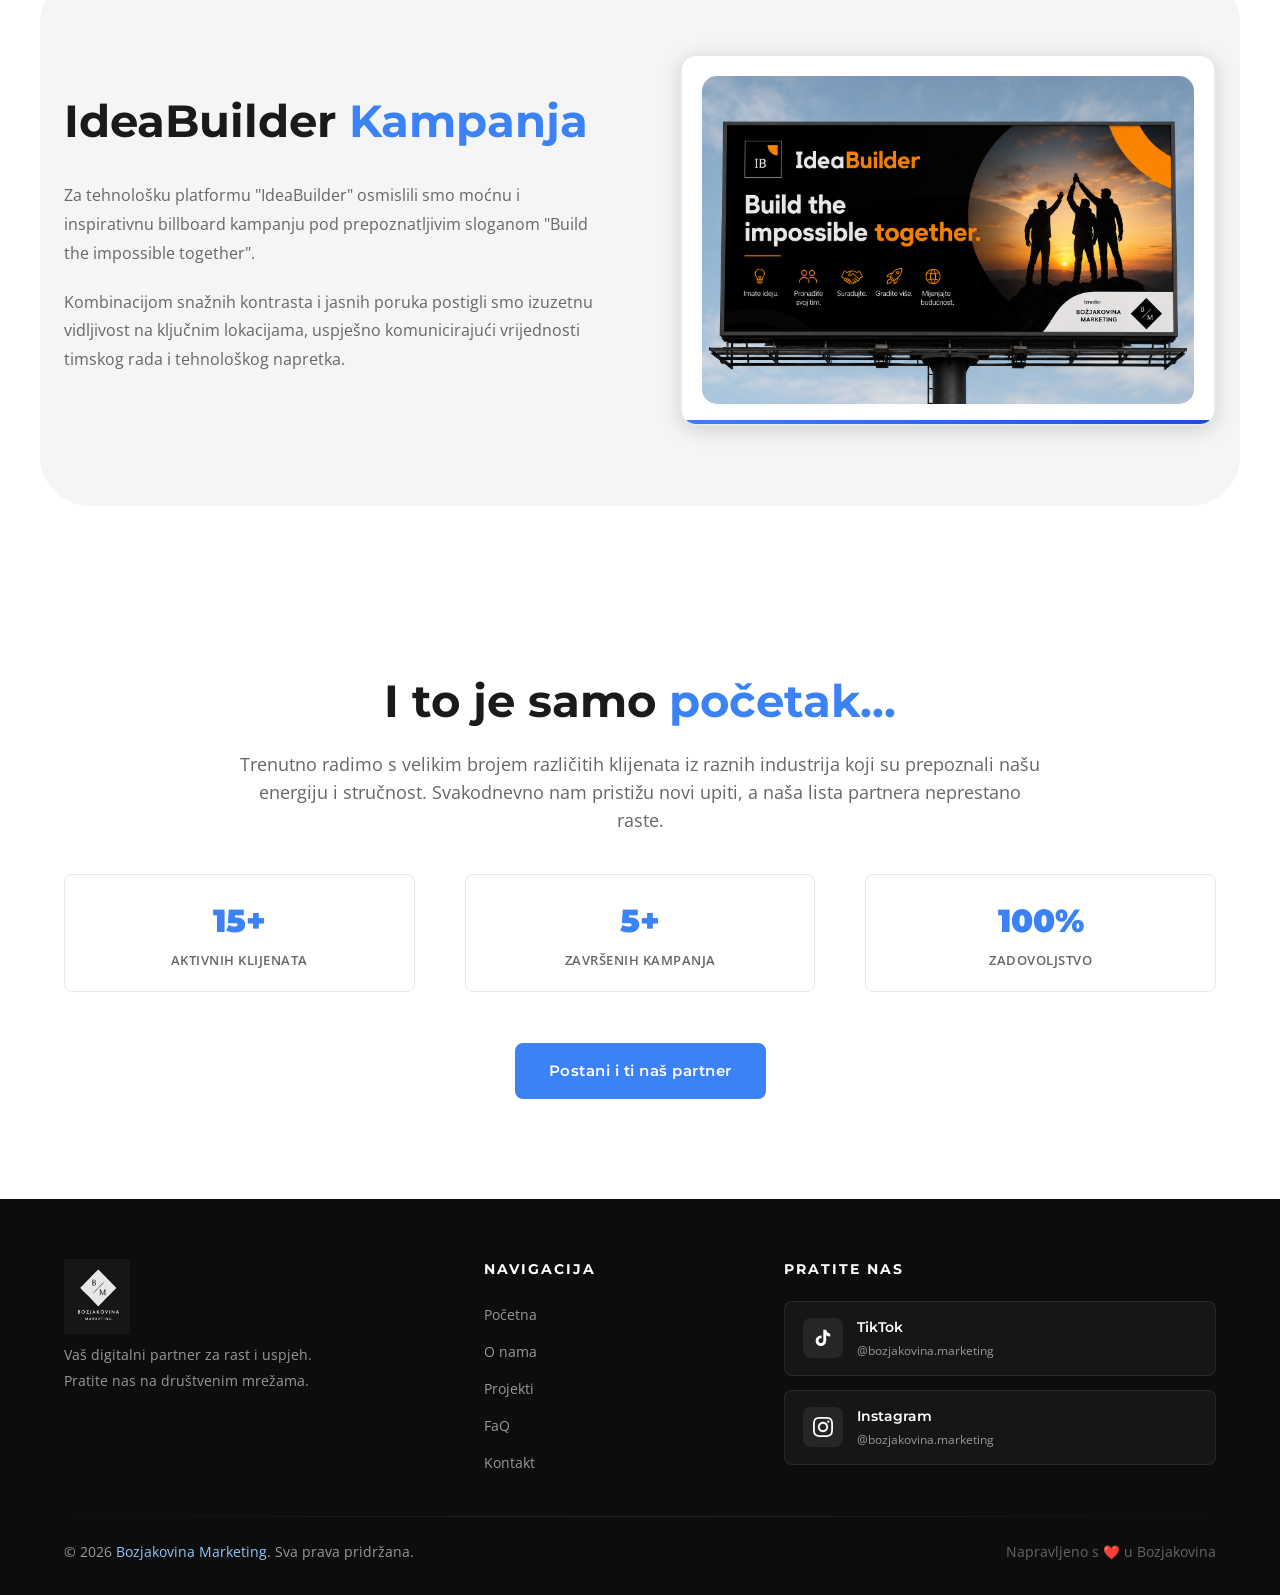
<file: HTML/projekti.html>
<!DOCTYPE html>
<html lang="hr">
<head>
<title>Naši Projekti | Portfolio – Božjakovina Marketing</title>
<meta name="description" content="Pogledajte naše najuspješnije projekte u digitalnom marketingu, vođenju društvenih mreža i video produkciji. Rezultati koji govore sami za sebe.">
<meta name="keywords" content="marketinški projekti, portfolio agencija, studije slučaja, marketing rezultati, vođenje profila reference">
<meta name="author" content="Božjakovina Marketing">
<meta name="robots" content="index, follow">
<meta name="viewport" content="width=device-width, initial-scale=1.0">

<meta property="og:type" content="website">
<meta property="og:url" content="https://create-webstr.github.io/Bozjakovina-Marketing/projekti.html">
<meta property="og:title" content="Naši Projekti | Božjakovina Marketing Portfolio">
<meta property="og:description" content="Pregledajte radove koje smo radili za naše klijente. Od strategije na društvenim mrežama do vrhunskog video sadržaja.">
<meta property="og:image" content="https://create-webstr.github.io/Bozjakovina-Marketing/logo.png">

<meta property="twitter:card" content="summary_large_image">
<meta property="twitter:title" content="Projekti | Božjakovina Marketing Portfolio">
<meta property="twitter:description" content="Pogledajte kako pomažemo brendovima da rastu kroz kreativne digitalne projekte.">

<link rel="stylesheet" href="../style12.css">
<link href="https://fonts.googleapis.com/css2?family=Montserrat:wght@300;400;600;700;900&family=Open+Sans:wght@300;400;600;700&display=swap" rel="stylesheet">
<link rel="canonical" href="https://create-webstr.github.io/Bozjakovina-Marketing/" />
</head>
<body>

    <header class="header">
        <div class="header-container">
            <a href="../index.html" class="logo-wrapper">
                <img src="../SLIKE/logo.png" alt="Božjakovina Marketing Logo" class="logo">
            </a>

             <nav class="nav">
                <ul class="nav-list">
                    <li><a href="../index.html" class="nav-link">Početna</a></li>
                    <li><a href="Onama.html" class="nav-link">O nama</a></li>
                    <li><a href="projekti.html" class="nav-link active">Projekti</a></li>
                    <li><a href="faq.html" class="nav-link">FaQ</a></li>
                    <li><a href="kontakt.html" class="nav-link">Kontakt</a></li>
                    <li id="mobile-logout" style="display: none;"><a href="#" onclick="odjava(event)" class="nav-link" style="color: red; font-weight: bold;">Odjava</a></li>
                </ul>
            </nav>
    <div class="header-actions" id="auth-status">
    <a href="prijava.html" class="btn-prijava">Prijava</a>
    </div>
            <button class="mobile-menu-toggle" aria-label="Otvori izbornik">
                <span class="bar"></span>
                <span class="bar"></span>
                <span class="bar"></span>
            </button>
        </div>
    </header>


    <section class="hero" style="min-height: 40vh; padding-top: 180px;">
        <div class="hero-content">
            <span class="hero-subtitle">Naš portfelj</span>
            <h1 class="hero-title">Projekti i <span class="highlight">Suradnje</span></h1>
        </div>
    </section>

    <section class="section-container">
        <div class="o-nama-content">
            <div class="o-nama-text">
                <h2 class="section-title" style="text-align: left;">Vidljivi <span class="highlight">Svugdje</span></h2>
                <p>
                    Naša prisutnost nije samo digitalna. Toliko smo narasli da nas sada možete vidjeti čak i na cesti! Uspjeli smo osigurati prestižne oglasne prostore kako bismo našu viziju približili svima.
                </p>
                <p>
                    Ovaj billboard simbolizira našu posvećenost lokalnoj zajednici i ambiciju da Božjakovina Marketing postane sinonim za kvalitetu u cijeloj regiji.
                </p>
            </div>
            <div class="visual-box">
                <img src="../SLIKE/bozjakovinamarketing.jpeg" alt="Božjakovina Marketing Billboard" class="visual-logo" style="max-width: 100%; border-radius: 15px;">
            </div>
        </div>
    </section>

    <section class="section-container" style="background-color: var(--svijetlo-siva); border-radius: 50px; margin-bottom: 80px;">
        <div class="o-nama-content" style="flex-direction: row-reverse;">
            <div class="o-nama-text">
                <h2 class="section-title" style="text-align: left;">Projekt <span class="highlight">MIRiS</span></h2>
                <p>
                    Ponosni smo na našu suradnju s brendom <strong>MIRiS (Mjera Istinske Radosti i Sreće)</strong>. Za njih smo kreirali modernu, inspirativnu web stranicu koja korisnike potiče na osobni rast i pozitivne promjene.
                </p>
                <p>
                    Ovaj projekt pokazuje našu sposobnost da spojimo elegantan dizajn s dubokom porukom brenda, stvarajući digitalno iskustvo koje ostavlja dojam.
                </p>
            </div>
            <div class="visual-box">
                <img src="../SLIKE/MIRiS marketing.png" alt="MIRiS Projekt Suradnja" class="visual-logo" style="max-width: 100%; border-radius: 15px;">
            </div>
        </div>
    </section>

    <section class="section-container" style="margin-bottom: 80px;">
        <div class="o-nama-content">
            <div class="o-nama-text">
                <h2 class="section-title" style="text-align: left;">Koturski <span class="highlight">Jasmini</span></h2>
                <p>
                    Za premium cvjećarnicu "Koturski Jasmini" kreirali smo profinjeno i svježe vizualno rješenje koje savršeno prenosi estetiku i mirisnu eleganciju brenda.
                </p>
                <p>
                    Fokusirali smo se na povezivanje prirodne ljepote i ključnih životnih trenutaka kupaca, stvarajući upečatljive marketinške materijale koji nikoga ne ostavljaju ravnodušnim.
                </p>
            </div>
            <div class="visual-box">
                <img src="../SLIKE/Koturski Jasmini marketing.png" alt="Koturski Jasmini Kampanja" class="visual-logo" style="max-width: 100%; border-radius: 15px;">
            </div>
        </div>
    </section>

    <section class="section-container" style="background-color: var(--svijetlo-siva); border-radius: 50px; margin-bottom: 80px;">
        <div class="o-nama-content" style="flex-direction: row-reverse;">
            <div class="o-nama-text">
                <h2 class="section-title" style="text-align: left;">IdeaBuilder <span class="highlight">Kampanja</span></h2>
                <p>
                    Za tehnološku platformu "IdeaBuilder" osmislili smo moćnu i inspirativnu billboard kampanju pod prepoznatljivim sloganom "Build the impossible together".
                </p>
                <p>
                    Kombinacijom snažnih kontrasta i jasnih poruka postigli smo izuzetnu vidljivost na ključnim lokacijama, uspješno komunicirajući vrijednosti timskog rada i tehnološkog napretka.
                </p>
            </div>
            <div class="visual-box">
                <img src="../SLIKE/IdeaBuilder marketing.png" alt="IdeaBuilder Billboard" class="visual-logo" style="max-width: 100%; border-radius: 15px;">
            </div>
        </div>
    </section>

    <section class="section-container" style="text-align: center; padding-bottom: 100px;">
        <h2 class="section-title">I to je samo <span class="highlight">početak...</span></h2>
        <p style="max-width: 800px; margin: 0 auto 40px; font-size: 1.1rem; color: var(--siva-4);">
            Trenutno radimo s velikim brojem različitih klijenata iz raznih industrija koji su prepoznali našu energiju i stručnost. Svakodnevno nam pristižu novi upiti, a naša lista partnera neprestano raste.
        </p>
        <div class="statistike" style="justify-content: center; gap: 50px;">
            <div class="stat">
                <span class="stat-broj">15+</span>
                <span class="stat-tekst">Aktivnih klijenata</span>
            </div>
            <div class="stat">
                <span class="stat-broj">5+</span>
                <span class="stat-tekst">Završenih kampanja</span>
            </div>
            <div class="stat">
                <span class="stat-broj">100%</span>
                <span class="stat-tekst">Zadovoljstvo</span>
            </div>
        </div>
        <br><br>
        <a href="kontakt.html" class="btn btn-primary">Postani i ti naš partner</a>
    </section>

   
    <footer class="footer">
        <div class="footer-container">

            <div class="footer-top">

                <div class="footer-brand">
                    <img src="../SLIKE/LogoVectorCrno.svg" alt="Bozjakovina Marketing Logo" class="footer-logo">
                    <p class="footer-opis">
                        Vaš digitalni partner za rast i uspjeh. 
                        Pratite nas na društvenim mrežama.
                    </p>
                </div>

                <div class="footer-links">
                    <h4 class="footer-naslov">Navigacija</h4>
                    <ul>
                        <li><a href="../index.html">Početna</a></li>
                        <li><a href="Onama.html">O nama</a></li>
                        <li><a href="projekti.html">Projekti</a></li>
                        <li><a href="faq.html">FaQ</a></li>
                        <li><a href="kontakt.html">Kontakt</a></li>
                    </ul>
                </div>

                <div class="footer-social">
                    <h4 class="footer-naslov">Pratite nas</h4>
                    <div class="social-links">

                        <a href="https://www.tiktok.com/@bozjakovinamarket" 
                           target="_blank" 
                           class="social-card tiktok">
                            <div class="social-icon-wrapper">
                                <svg class="social-svg" viewBox="0 0 24 24" fill="currentColor">
                                    <path d="M19.59 6.69a4.83 4.83 0 01-3.77-4.25V2h-3.45v13.67a2.89 2.89 0 01-2.88 2.5 2.89 2.89 0 01-2.89-2.89 2.89 2.89 0 012.89-2.89c.28 0 .54.04.79.1V9.01a6.27 6.27 0 00-.79-.05 6.34 6.34 0 00-6.34 6.34 6.34 6.34 0 006.34 6.34 6.34 6.34 0 006.33-6.34V8.69a8.18 8.18 0 004.78 1.52V6.75a4.85 4.85 0 01-1.01-.06z"/>
                                </svg>
                            </div>
                            <div class="social-info">
                                <span class="social-name">TikTok</span>
                                <span class="social-handle">@bozjakovina.marketing</span>
                            </div>
                        </a>

                        <a href="https://www.instagram.com/bozjakovinamarketing" 
                           target="_blank" 
                           class="social-card instagram">
                            <div class="social-icon-wrapper">
                                <svg class="social-svg" viewBox="0 0 24 24" fill="currentColor">
                                    <path d="M12 2.163c3.204 0 3.584.012 4.85.07 3.252.148 4.771 1.691 4.919 4.919.058 1.265.069 1.645.069 4.849 0 3.205-.012 3.584-.069 4.849-.149 3.225-1.664 4.771-4.919 4.919-1.266.058-1.644.07-4.85.07-3.204 0-3.584-.012-4.849-.07-3.26-.149-4.771-1.699-4.919-4.92-.058-1.265-.07-1.644-.07-4.849 0-3.204.013-3.583.07-4.849.149-3.227 1.664-4.771 4.919-4.919 1.266-.057 1.645-.069 4.849-.069zm0-2.163c-3.259 0-3.667.014-4.947.072-4.358.2-6.78 2.618-6.98 6.98-.059 1.281-.073 1.689-.073 4.948 0 3.259.014 3.668.072 4.948.2 4.358 2.618 6.78 6.98 6.98 1.281.058 1.689.072 4.948.072 3.259 0 3.668-.014 4.948-.072 4.354-.2 6.782-2.618 6.979-6.98.059-1.28.073-1.689.073-4.948 0-3.259-.014-3.667-.072-4.947-.196-4.354-2.617-6.78-6.979-6.98-1.281-.059-1.69-.073-4.949-.073zm0 5.838c-3.403 0-6.162 2.759-6.162 6.162s2.759 6.163 6.162 6.163 6.162-2.759 6.162-6.163c0-3.403-2.759-6.162-6.162-6.162zm0 10.162c-2.209 0-4-1.79-4-4 0-2.209 1.791-4 4-4s4 1.791 4 4c0 2.21-1.791 4-4 4zm6.406-11.845c-.796 0-1.441.645-1.441 1.44s.645 1.44 1.441 1.44c.795 0 1.439-.645 1.439-1.44s-.644-1.44-1.439-1.44z"/>
                                </svg>
                            </div>
                            <div class="social-info">
                                <span class="social-name">Instagram</span>
                                <span class="social-handle">@bozjakovina.marketing</span>
                            </div>
                        </a>

                    </div>
                </div>
            </div>

            <div class="footer-bottom">
                <div class="footer-divider"></div>
                <div class="footer-bottom-content">
                    <p class="footer-copyright">
                        &copy; 2026 <span class="highlight">Bozjakovina Marketing</span>. Sva prava pridržana.
                    </p>
                    <p class="footer-made">Napravljeno s ❤️ u Bozjakovina</p>
                </div>
            </div>

        </div>
    </footer>
    
  <script>

        const menuToggle = document.querySelector('.mobile-menu-toggle');
        const navList = document.querySelector('.nav-list');

        menuToggle.addEventListener('click', () => {
            menuToggle.classList.toggle('active');
            navList.classList.toggle('active');
        });

        document.querySelectorAll('.nav-link').forEach(link => {
            link.addEventListener('click', () => {
                menuToggle.classList.remove('active');
                navList.classList.remove('active');
            });
        });

        function prilagodiOdjavu() {
    const spremljenoIme = localStorage.getItem('korisnikIme');
    const authStatus = document.getElementById('auth-status');
    const mobileLogout = document.getElementById('mobile-logout');

    if (spremljenoIme) {
        if (window.innerWidth <= 768) {

            if (authStatus) authStatus.innerHTML = `<span style="font-weight:700; color: #333;">Bok, ${spremljenoIme}</span>`;
            if (mobileLogout) mobileLogout.style.display = 'block';
        } else {

            if (authStatus) {
                authStatus.innerHTML = `
                    <span style="margin-right:15px; font-weight:700; color: #333;">Bok, ${spremljenoIme}</span>
                    <a href="#" onclick="odjava(event)" style="color:red; font-size:0.8rem; font-weight:bold; text-decoration:none;">Odjava</a>
                `;
            }

            if (mobileLogout) mobileLogout.style.display = 'none';
        }
    }
}


window.addEventListener('load', prilagodiOdjavu);

window.addEventListener('resize', prilagodiOdjavu);

function odjava(event) {
    if(event) event.preventDefault();
    localStorage.removeItem('korisnikIme');
    location.reload();
}

        
        function odjava(event) {
            if(event) event.preventDefault(); 
            localStorage.removeItem('korisnikIme'); 
            location.reload(); 
        }
    </script>
</body>
</html>
</file>
<file: style12.css>
* {
    margin: 0;
    padding: 0;
    box-sizing: border-box;
}

:root {
    --bijela:        #FFFFFF;
    --svijetlo-siva: #F5F5F5;
    --siva-1:        #E8E8E8;
    --siva-2:        #CCCCCC;
    --siva-3:        #999999;
    --siva-4:        #666666;
    --tamno-siva:    #333333;
    --gotovo-crna:   #1A1A1A;
    --crna:          #0D0D0D;

    /* Plava paleta */
    --plava-svijetla: #93C5FD;
    --plava:          #3B82F6;
    --plava-tamna:    #1D4ED8;
    --plava-extra:    #1E3A8A;


    --border-radius:  8px;
    --border-radius-lg: 16px;
    --transition:     all 0.3s ease;
    --shadow:         0 4px 20px rgba(0, 0, 0, 0.15);
    --shadow-hover:   0 8px 30px rgba(59, 130, 246, 0.25);
}

html {
    scroll-behavior: smooth;
}

body {
    font-family: 'Open Sans', sans-serif;
    background-color: var(--bijela);
    color: var(--tamno-siva);
    line-height: 1.6;
    overflow-x: hidden;
}


.highlight {
    color: var(--plava);
}

.section-container {
    max-width: 1200px;
    margin: 0 auto;
    padding: 80px 24px;
}

.section-title {
    font-family: 'Montserrat', sans-serif;
    font-size: clamp(1.8rem, 4vw, 2.8rem);
    font-weight: 700;
    color: var(--gotovo-crna);
    text-align: center;
    margin-bottom: 12px;
}

.section-subtitle {
    text-align: center;
    color: var(--siva-4);
    font-size: 1.1rem;
    margin-bottom: 60px;
}

.btn {
    display: inline-block;
    padding: 14px 32px;
    border-radius: var(--border-radius);
    font-family: 'Montserrat', sans-serif;
    font-weight: 600;
    font-size: 0.95rem;
    text-decoration: none;
    cursor: pointer;
    border: 2px solid transparent;
    transition: var(--transition);
    letter-spacing: 0.5px;
}

.btn-primary {
    background-color: var(--plava);
    color: var(--bijela);
    border-color: var(--plava);
}

.btn-primary:hover {
    background-color: var(--plava-tamna);
    border-color: var(--plava-tamna);
    transform: translateY(-2px);
    box-shadow: var(--shadow-hover);
}

.btn-secondary {
    background-color: transparent;
    color: var(--tamno-siva);
    border-color: var(--siva-2);
}

.btn-secondary:hover {
    background-color: var(--tamno-siva);
    color: var(--bijela);
    border-color: var(--tamno-siva);
    transform: translateY(-2px);
}


.header {
    position: fixed;
    top: 0;
    left: 0;
    width: 100%;
    z-index: 1000;
    background-color: rgba(255, 255, 255, 0.96);
    backdrop-filter: blur(10px);
    border-bottom: 1px solid var(--siva-1);
    box-shadow: 0 2px 20px rgba(0, 0, 0, 0.08);
}

.header-container {
    max-width: 1200px;
    margin: 0 auto;
    padding: 0 24px;
    height: 170px;
    display: flex;
    align-items: center;
    justify-content: space-between;
}


.logo-wrapper {
    display: flex;
    align-items: left;
    gap: 12px;
    text-decoration: none;
}

.logo {
  
    height: 150px; 
    width: auto;
    transition: var(--transition);

    filter: drop-shadow(0 2px 4px rgba(0,0,0,0.1));
}

.logo:hover {
    transform: scale(1.05); 
}


.logo-text {
    font-family: 'Montserrat', sans-serif;
    font-weight: 800;
    font-size: 1.4rem;
    color: var(--gotovo-crna);
    letter-spacing: -0.5px;
    text-transform: uppercase;
}

.logo-text span {
    color: var(--plava);
}


.nav-list {
    list-style: none;
    display: flex;
    gap: 8px;
    align-items: center;
}

.nav-link {
    text-decoration: none;
    color: var(--siva-4);
    font-family: 'Montserrat', sans-serif;
    font-weight: 500;
    font-size: 0.9rem;
    padding: 8px 16px;
    border-radius: var(--border-radius);
    transition: var(--transition);
    letter-spacing: 0.3px;
}

.nav-link:hover,
.nav-link.active {
    color: var(--plava);
    background-color: rgba(59, 130, 246, 0.08);
}


.hero {
    min-height: 100vh;
    display: flex;
    align-items: center;
    justify-content: center;
    position: relative;
    background: linear-gradient(
        135deg,
        var(--bijela) 0%,
        var(--svijetlo-siva) 50%,
        var(--siva-1) 100%
    );
    overflow: hidden;
    padding-top: 72px;
}

.hero-content {
    text-align: center;
    z-index: 2;
    padding: 40px 24px;
    max-width: 800px;
}

.hero-subtitle {
    font-family: 'Montserrat', sans-serif;
    font-size: 1rem;
    font-weight: 400;
    color: var(--siva-4);
    letter-spacing: 3px;
    text-transform: uppercase;
    margin-bottom: 16px;
}

.hero-title {
    font-family: 'Montserrat', sans-serif;
    font-size: clamp(2.5rem, 8vw, 5.5rem);
    font-weight: 900;
    line-height: 1.1;
    color: var(--gotovo-crna);
    margin-bottom: 24px;
    letter-spacing: -1px;
}

.hero-description {
    font-size: 1.15rem;
    color: var(--siva-4);
    margin-bottom: 40px;
    line-height: 1.8;
    font-weight: 300;
}

.hero-buttons {
    display: flex;
    gap: 16px;
    justify-content: center;
    flex-wrap: wrap;
}

/* Dekorativni krugovi */
.hero-decoration {
    position: absolute;
    width: 100%;
    height: 100%;
    top: 0;
    left: 0;
    pointer-events: none;
    z-index: 1;
}

.circle {
    position: absolute;
    border-radius: 50%;
    opacity: 0.08;
}

.circle-1 {
    width: 600px;
    height: 600px;
    background: var(--plava);
    top: -200px;
    right: -150px;
}

.circle-2 {
    width: 400px;
    height: 400px;
    background: var(--tamno-siva);
    bottom: -100px;
    left: -100px;
}

.circle-3 {
    width: 200px;
    height: 200px;
    background: var(--plava-tamna);
    top: 40%;
    left: 10%;
    opacity: 0.05;
}


.usluge {
    background-color: var(--bijela);
    border-top: 1px solid var(--siva-1);
}

.usluge-grid {
    display: grid;
    grid-template-columns: repeat(auto-fit, minmax(240px, 1fr));
    gap: 28px;
    margin-top: 20px;
}

.usluga-card {
    background-color: var(--svijetlo-siva);
    border: 1px solid var(--siva-1);
    border-radius: var(--border-radius-lg);
    padding: 36px 28px;
    text-align: center;
    transition: var(--transition);
    position: relative;
    overflow: hidden;
}

.usluga-card::before {
    content: '';
    position: absolute;
    top: 0;
    left: 0;
    width: 100%;
    height: 3px;
    background: linear-gradient(90deg, var(--plava), var(--plava-tamna));
    transform: scaleX(0);
    transition: var(--transition);
}

.usluga-card:hover {
    transform: translateY(-6px);
    box-shadow: var(--shadow-hover);
    border-color: rgba(59, 130, 246, 0.2);
    background-color: var(--bijela);
}

.usluga-card:hover::before {
    transform: scaleX(1);
}

.card-icon {
    font-size: 2.8rem;
    margin-bottom: 20px;
    display: block;
}

.usluga-card h3 {
    font-family: 'Montserrat', sans-serif;
    font-size: 1.2rem;
    font-weight: 700;
    color: var(--gotovo-crna);
    margin-bottom: 12px;
}

.usluga-card p {
    color: var(--siva-4);
    font-size: 0.95rem;
    line-height: 1.7;
}


.o-nama {
    background-color: var(--svijetlo-siva);
    border-top: 1px solid var(--siva-1);
    border-bottom: 1px solid var(--siva-1);
}

.o-nama-content {
    display: grid;
    grid-template-columns: 1fr 1fr;
    gap: 80px;
    align-items: center;
}

.o-nama-text p {
    color: var(--siva-4);
    font-size: 1rem;
    line-height: 1.8;
    margin-bottom: 20px;
}

.o-nama-text .section-title {
    text-align: left;
    margin-bottom: 24px;
}

/* Statistike */
.statistike {
    display: flex;
    gap: 32px;
    margin-top: 36px;
}

.stat {
    display: flex;
    flex-direction: column;
    align-items: center;
    padding: 20px 24px;
    background: var(--bijela);
    border: 1px solid var(--siva-1);
    border-radius: var(--border-radius);
    flex: 1;
    transition: var(--transition);
}

.stat:hover {
    border-color: var(--plava);
    box-shadow: 0 4px 15px rgba(59, 130, 246, 0.15);
}

.stat-broj {
    font-family: 'Montserrat', sans-serif;
    font-size: 2rem;
    font-weight: 900;
    color: var(--plava);
}

.stat-tekst {
    font-size: 0.8rem;
    color: var(--siva-4);
    font-weight: 600;
    text-transform: uppercase;
    letter-spacing: 0.5px;
    margin-top: 4px;
    text-align: center;
}

/* Vizual */
.visual-box {
    display: flex;
    align-items: center;
    justify-content: center;
    background: var(--bijela);
    border: 2px solid var(--siva-1);
    border-radius: var(--border-radius-lg);
    padding: 60px 40px;
    box-shadow: var(--shadow);
    position: relative;
    overflow: hidden;
}

.visual-box::after {
    content: '';
    position: absolute;
    bottom: 0;
    left: 0;
    width: 100%;
    height: 4px;
    background: linear-gradient(90deg, var(--plava), var(--plava-tamna));
}

.visual-logo {
    width: 80%;
    max-width: 280px;
    height: auto;
    filter: brightness(0);
    opacity: 0.85;
}


.kontakt {
    background-color: var(--bijela);
}

.kontakt-wrapper {
    display: grid;
    grid-template-columns: 1fr 1.5fr;
    gap: 60px;
    align-items: start;
}

.kontakt-info {
    display: flex;
    flex-direction: column;
    gap: 28px;
}

.kontakt-item {
    display: flex;
    align-items: flex-start;
    gap: 16px;
    padding: 20px;
    background-color: var(--svijetlo-siva);
    border: 1px solid var(--siva-1);
    border-radius: var(--border-radius);
    transition: var(--transition);
}

.kontakt-item:hover {
    border-color: var(--plava);
    box-shadow: 0 4px 15px rgba(59, 130, 246, 0.1);
}

.kontakt-icon {
    font-size: 1.6rem;
    flex-shrink: 0;
    margin-top: 2px;
}

.kontakt-item strong {
    font-family: 'Montserrat', sans-serif;
    font-size: 0.85rem;
    color: var(--plava);
    text-transform: uppercase;
    letter-spacing: 1px;
    display: block;
    margin-bottom: 4px;
}

.kontakt-item p {
    color: var(--siva-4);
    font-size: 0.95rem;
}


.kontakt-forma {
    display: flex;
    flex-direction: column;
    gap: 16px;
}

.forma-group {
    width: 100%;
}

.forma-input,
.forma-textarea {
    width: 100%;
    padding: 14px 18px;
    background-color: var(--svijetlo-siva);
    border: 1.5px solid var(--siva-1);
    border-radius: var(--border-radius);
    font-family: 'Open Sans', sans-serif;
    font-size: 0.95rem;
    color: var(--tamno-siva);
    transition: var(--transition);
    outline: none;
    resize: none;
}

.forma-input:focus,
.forma-textarea:focus {
    border-color: var(--plava);
    background-color: var(--bijela);
    box-shadow: 0 0 0 3px rgba(59, 130, 246, 0.1);
}

.forma-input::placeholder,
.forma-textarea::placeholder {
    color: var(--siva-3);
}

.forma-textarea {
    min-height: 140px;
}


.footer {
    background-color: var(--crna);
    color: var(--siva-2);
}

.footer-container {
    max-width: 1200px;
    margin: 0 auto;
    padding: 0 24px;
}

/* Footer gornji dio */
.footer-top {
    display: grid;
    grid-template-columns: 1.5fr 1fr 1.8fr;
    gap: 60px;
    padding: 60px 0 40px;
}


.footer-brand {
    display: left;
    flex-direction: column;
    gap: 20px;
}

.footer-logo {
    height: 75px;
    width: auto;
    opacity: 0.9;
    transition: var(--transition);
}

.footer-logo:hover {
    filter: brightness(0) invert(40%) sepia(90%) 
            saturate(500%) hue-rotate(200deg);
    opacity: 1;
}

.footer-opis {
    color: var(--siva-3);
    font-size: 0.9rem;
    line-height: 1.8;
    max-width: 280px;
}


.footer-naslov {
    font-family: 'Montserrat', sans-serif;
    font-size: 0.85rem;
    font-weight: 700;
    color: var(--bijela);
    text-transform: uppercase;
    letter-spacing: 2px;
    margin-bottom: 20px;
}

.footer-links ul {
    list-style: none;
    display: flex;
    flex-direction: column;
    gap: 10px;
}

.footer-links a {
    text-decoration: none;
    color: var(--siva-3);
    font-size: 0.9rem;
    transition: var(--transition);
    display: inline-block;
    padding: 2px 0;
}

.footer-links a:hover {
    color: var(--plava-svijetla);
    transform: translateX(4px);
}

.footer-social {
    display: flex;
    flex-direction: column;
}

.social-links {
    display: flex;
    flex-direction: column;
    gap: 14px;
}

.social-card {
    display: flex;
    align-items: center;
    gap: 14px;
    padding: 14px 18px;
    border-radius: var(--border-radius);
    text-decoration: none;
    background-color: rgba(255, 255, 255, 0.04);
    border: 1px solid rgba(255, 255, 255, 0.08);
    transition: var(--transition);
}

.social-card:hover {
    transform: translateY(-2px);
    border-color: rgba(255, 255, 255, 0.15);
}

.social-card.tiktok:hover {
    background-color: rgba(255, 255, 255, 0.08);
    border-color: rgba(255, 255, 255, 0.2);
    box-shadow: 0 4px 20px rgba(255, 255, 255, 0.05);
}

.social-card.instagram:hover {
    background-color: rgba(59, 130, 246, 0.1);
    border-color: rgba(59, 130, 246, 0.3);
    box-shadow: 0 4px 20px rgba(59, 130, 246, 0.15);
}

.social-icon-wrapper {
    width: 40px;
    height: 40px;
    display: flex;
    align-items: center;
    justify-content: center;
    background-color: rgba(255, 255, 255, 0.07);
    border-radius: 8px;
    flex-shrink: 0;
}

.social-svg {
    width: 20px;
    height: 20px;
    color: var(--bijela);
}

.social-card.instagram:hover .social-svg {
    color: var(--plava-svijetla);
}

.social-info {
    display: flex;
    flex-direction: column;
    gap: 2px;
}

.social-name {
    font-family: 'Montserrat', sans-serif;
    font-weight: 600;
    font-size: 0.9rem;
    color: var(--bijela);
}

.social-handle {
    font-size: 0.78rem;
    color: var(--siva-3);
}


.footer-divider {
    height: 1px;
    background: linear-gradient(
        90deg,
        transparent,
        rgba(255, 255, 255, 0.1),
        transparent
    );
}

.footer-bottom {
    padding-bottom: 32px;
}

.footer-bottom-content {
    padding-top: 24px;
    display: flex;
    justify-content: space-between;
    align-items: center;
    flex-wrap: wrap;
    gap: 12px;
}

.footer-copyright {
    font-size: 0.85rem;
    color: var(--siva-3);
}

.footer-copyright .highlight {
    color: var(--plava-svijetla);
}

.footer-made {
    font-size: 0.85rem;
    color: var(--siva-4);
}



@media (max-width: 1024px) {
    .o-nama-content {
        grid-template-columns: 1fr;
        gap: 40px;
    }

    .o-nama-text .section-title {
        text-align: center;
    }

    .visual-box {
        max-width: 400px;
        margin: 0 auto;
    }

    .footer-top {
        grid-template-columns: 1fr 1fr;
        gap: 40px;
    }

    .footer-brand {
        grid-column: 1 / -1;
    }

    .footer-opis {
        max-width: 100%;
    }
}


@media (max-width: 768px) {
    .header-container {
        padding: 0 16px;
    }

    .nav-list {
        gap: 4px;
    }

    .nav-link {
        font-size: 0.8rem;
        padding: 8px 10px;
    }

    .hero-buttons {
        flex-direction: column;
        align-items: center;
    }

    .statistike {
        flex-wrap: wrap;
        gap: 16px;
    }

    .kontakt-wrapper {
        grid-template-columns: 1fr;
        gap: 40px;
    }

    .footer-top {
        grid-template-columns: 1fr;
        gap: 36px;
        padding: 40px 0 30px;
    }

    .footer-brand {
        grid-column: 1;
    }

    .footer-bottom-content {
        flex-direction: column;
        text-align: center;
    }

    .section-container {
        padding: 60px 16px;
    }
}


@media (max-width: 480px) {
    .logo {
        height: 36px;
    }

    .hero-title {
        font-size: 2.2rem;
    }

    .usluge-grid {
        grid-template-columns: 1fr;
    }

    .statistike {
        flex-direction: column;
    }

    .stat {
        flex-direction: row;
        justify-content: space-between;
        gap: 8px;
    }
}


.mobile-menu-toggle {
    display: none; 
    flex-direction: column;
    gap: 6px;
    background: none;
    border: none;
    cursor: pointer;
    z-index: 1001;
}

.mobile-menu-toggle .bar {
    width: 30px;
    height: 3px;
    background-color: var(--plava);
    transition: var(--transition);
}


@media (max-width: 768px) {
    .mobile-menu-toggle {
        display: flex; 
    }

    .nav-list {
        position: fixed;
        top: 0;
        right: -100%; 
        width: 80%;
        height: 100vh;
        background-color: var(--bijela);
        flex-direction: column;
        justify-content: center;
        gap: 30px;
        transition: 0.4s ease-in-out;
        box-shadow: -5px 0 15px rgba(0,0,0,0.1);
        z-index: 1000;
    }

 
    .nav-list.active {
        right: 0;
    }

    .nav-link {
        font-size: 1.2rem;
    }


    .mobile-menu-toggle.active .bar:nth-child(1) {
        transform: translateY(9px) rotate(45deg);
    }
    .mobile-menu-toggle.active .bar:nth-child(2) {
        opacity: 0;
    }
    .mobile-menu-toggle.active .bar:nth-child(3) {
        transform: translateY(-9px) rotate(-45deg);
    }
}


.visual-box {
    display: flex;
    align-items: center;
    justify-content: center;
    background: var(--bijela);
    border: 2px solid var(--siva-1);
    border-radius: var(--border-radius-lg);
    padding: 20px;           
    box-shadow: var(--shadow);
    position: relative;
    overflow: hidden;
    min-height: 300px;        
    width: 100%;              
}

.visual-logo {
    width: 100%;            
    max-width: 400px;       
    height: auto;             
    object-fit: contain;   
    filter: none;             
    opacity: 1;            
    transition: var(--transition);
}

@media (max-width: 768px) {
    .visual-box {
        min-height: 200px;    
        padding: 10px;
    }
}



@media (max-width: 768px) {
 
    .header-container {
        height: 80px !important; 
        padding: 0 20px;
    }

   
    .logo {
        height: 50px !important;
        width: auto;
    }

   
    .hero {
        padding-top: 100px !important;
        min-height: auto;
    }
}

@media (max-width: 768px) {
    .pocetna-stranica .header-container {
        height: 85px !important;
        padding: 0 15px;
    }

    .pocetna-stranica .logo {
        height: 55px !important;
        width: auto;
    }


    .pocetna-stranica .hero {
        padding-top: 110px !important;
    }
}


.header-actions {
    display: flex;
    align-items: center;
    margin-left: 20px;
}

.btn-prijava {
    background-color: var(--plava);
    color: var(--bijela);
    padding: 10px 22px;
    border-radius: 50px;
    text-decoration: none;
    font-weight: 700;
    font-size: 0.9rem;
    transition: var(--transition);
    border: 2px solid var(--plava);
}

.btn-prijava:hover {
    background-color: transparent;
    color: var(--plava);
}


@media (max-width: 768px) {
 
    .btn-prijava {
        padding: 6px 15px;
        font-size: 0.8rem;
        margin-right: 0;
        margin-right: 0; 
    }
    
    .header-actions {
        margin-left: auto;
        margin-right: 25px
    }
    
    .nav-list a[href="prijava.html"] {
        display: none;
    }
}


@media (min-width: 769px) {
    #mobile-logout {
        display: none !important; 
    }
}

@media (max-width: 768px) {
    .desktop-logout-btn {
        display: none !important; 
    }
    .desktop-user-name {
        margin-right: 0 !important; 
    }
}

@media (min-width: 769px) {
    #mobile-logout {
        display: none !important;
    }
}

.faq-container {
            max-width: 800px;
            margin: 40px auto;
            background: #fff;
            padding: 30px;
            border-radius: 8px;
            box-shadow: 0 4px 15px rgba(0,0,0,0.05);
        }

        h1 {
            text-align: center;
            color: #2c3e50;
            margin-bottom: 10px;
        }

        .subtitle {
            text-align: center;
            color: #7f8c8d;
            margin-bottom: 30px;
        }

        .faq-item {
            border-bottom: 1px solid #e2e8f0;
            padding: 15px 0;
        }

        .faq-item:last-child {
            border-bottom: none;
        }

        .faq-question {
            background: none;
            border: none;
            text-align: left;
            width: 100%;
            font-size: 1.1rem;
            font-weight: 600;
            color: #2c3e50;
            padding: 10px 0;
            cursor: pointer;
            display: flex;
            justify-content: space-between;
            align-items: center;
            transition: color 0.2s ease;
        }

        .faq-question:hover {
            color: #3498db;
        }


        .icon {
            font-size: 1.4rem;
            transition: transform 0.3s ease;
        }

  
        .faq-answer {
            max-height: 0;
            overflow: hidden;
            transition: max-height 0.3s ease-out, padding 0.3s ease-out;
            color: #555;
            line-height: 1.6;
            font-size: 0.95rem;
            background-color: #f9fbfd;
            border-radius: 5px;
            padding: 0 15px;
        }

      
        .faq-item.active .faq-answer {
            padding: 15px;
            max-height: 300px; 
            border-left: 4px solid #3498db;
        }

        .faq-item.active .icon {
            transform: rotate(45deg); 
            color: #e74c3c;
        }
</file>
